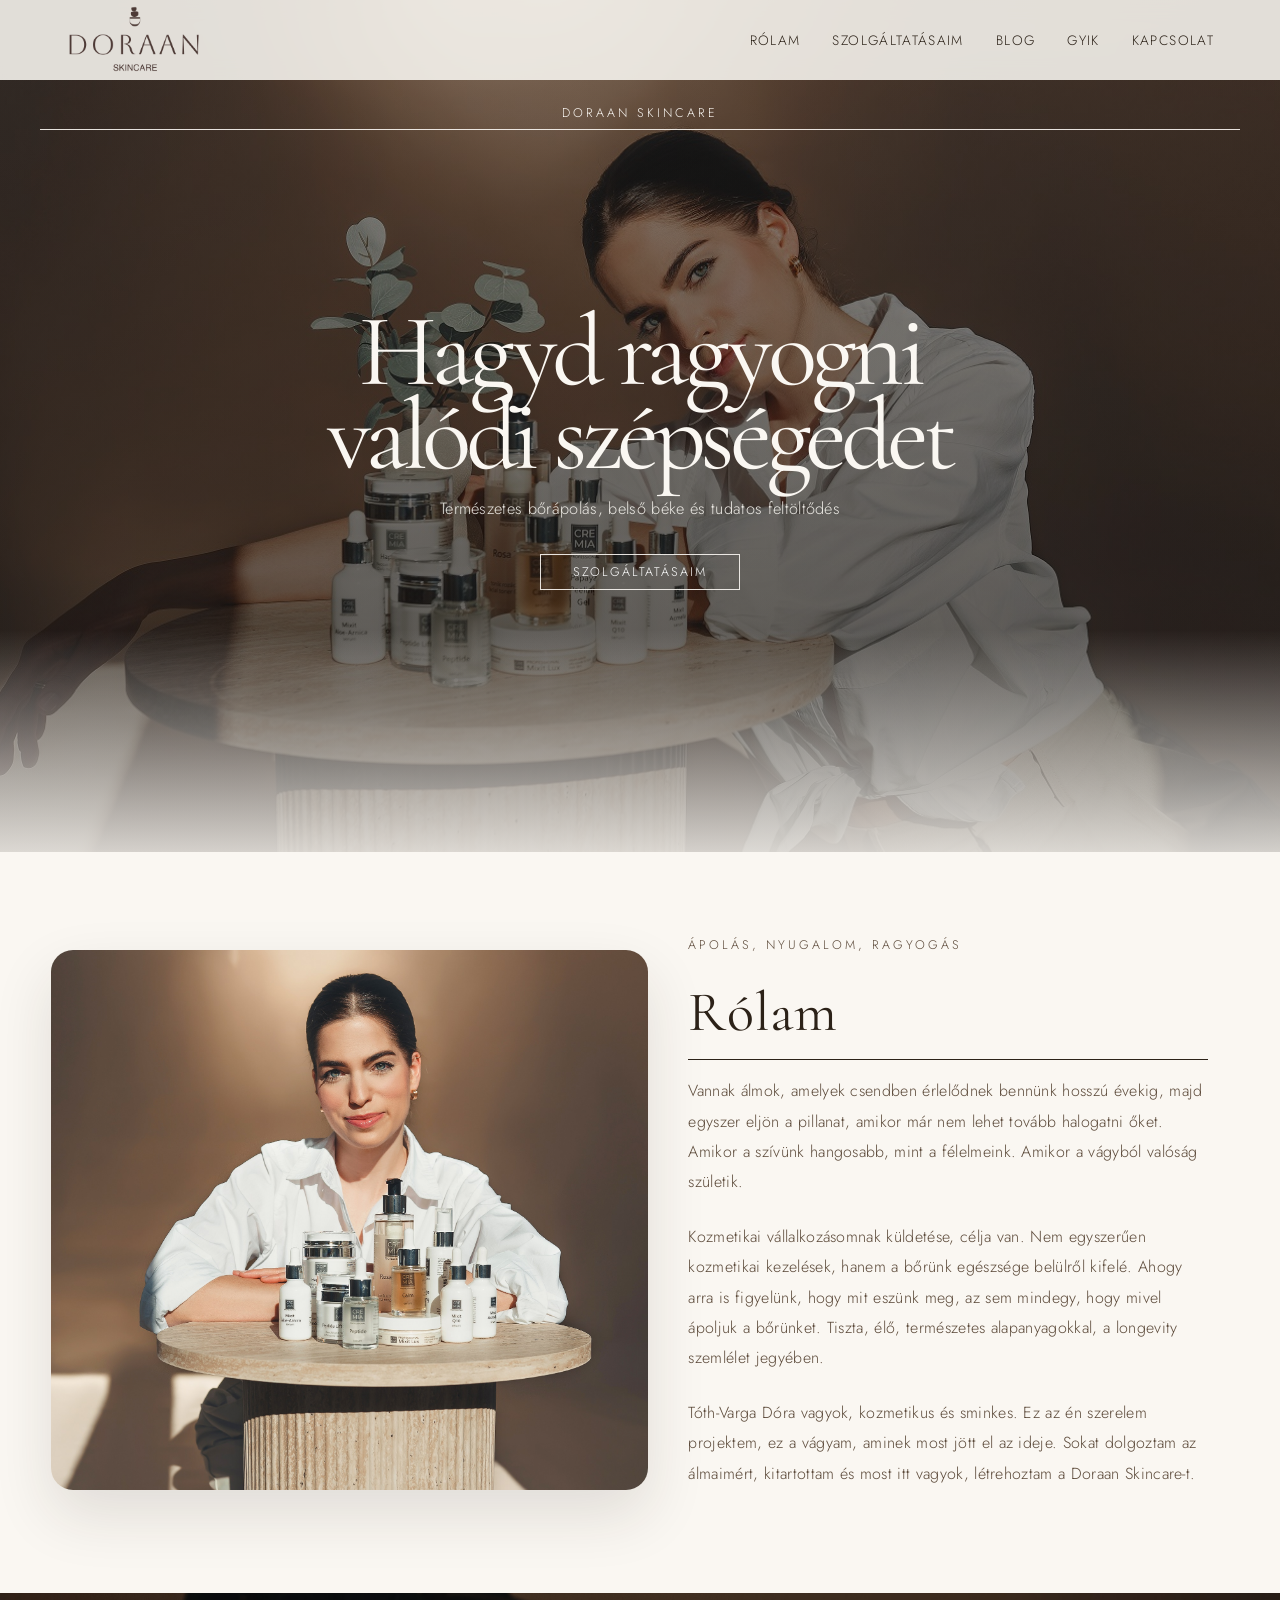
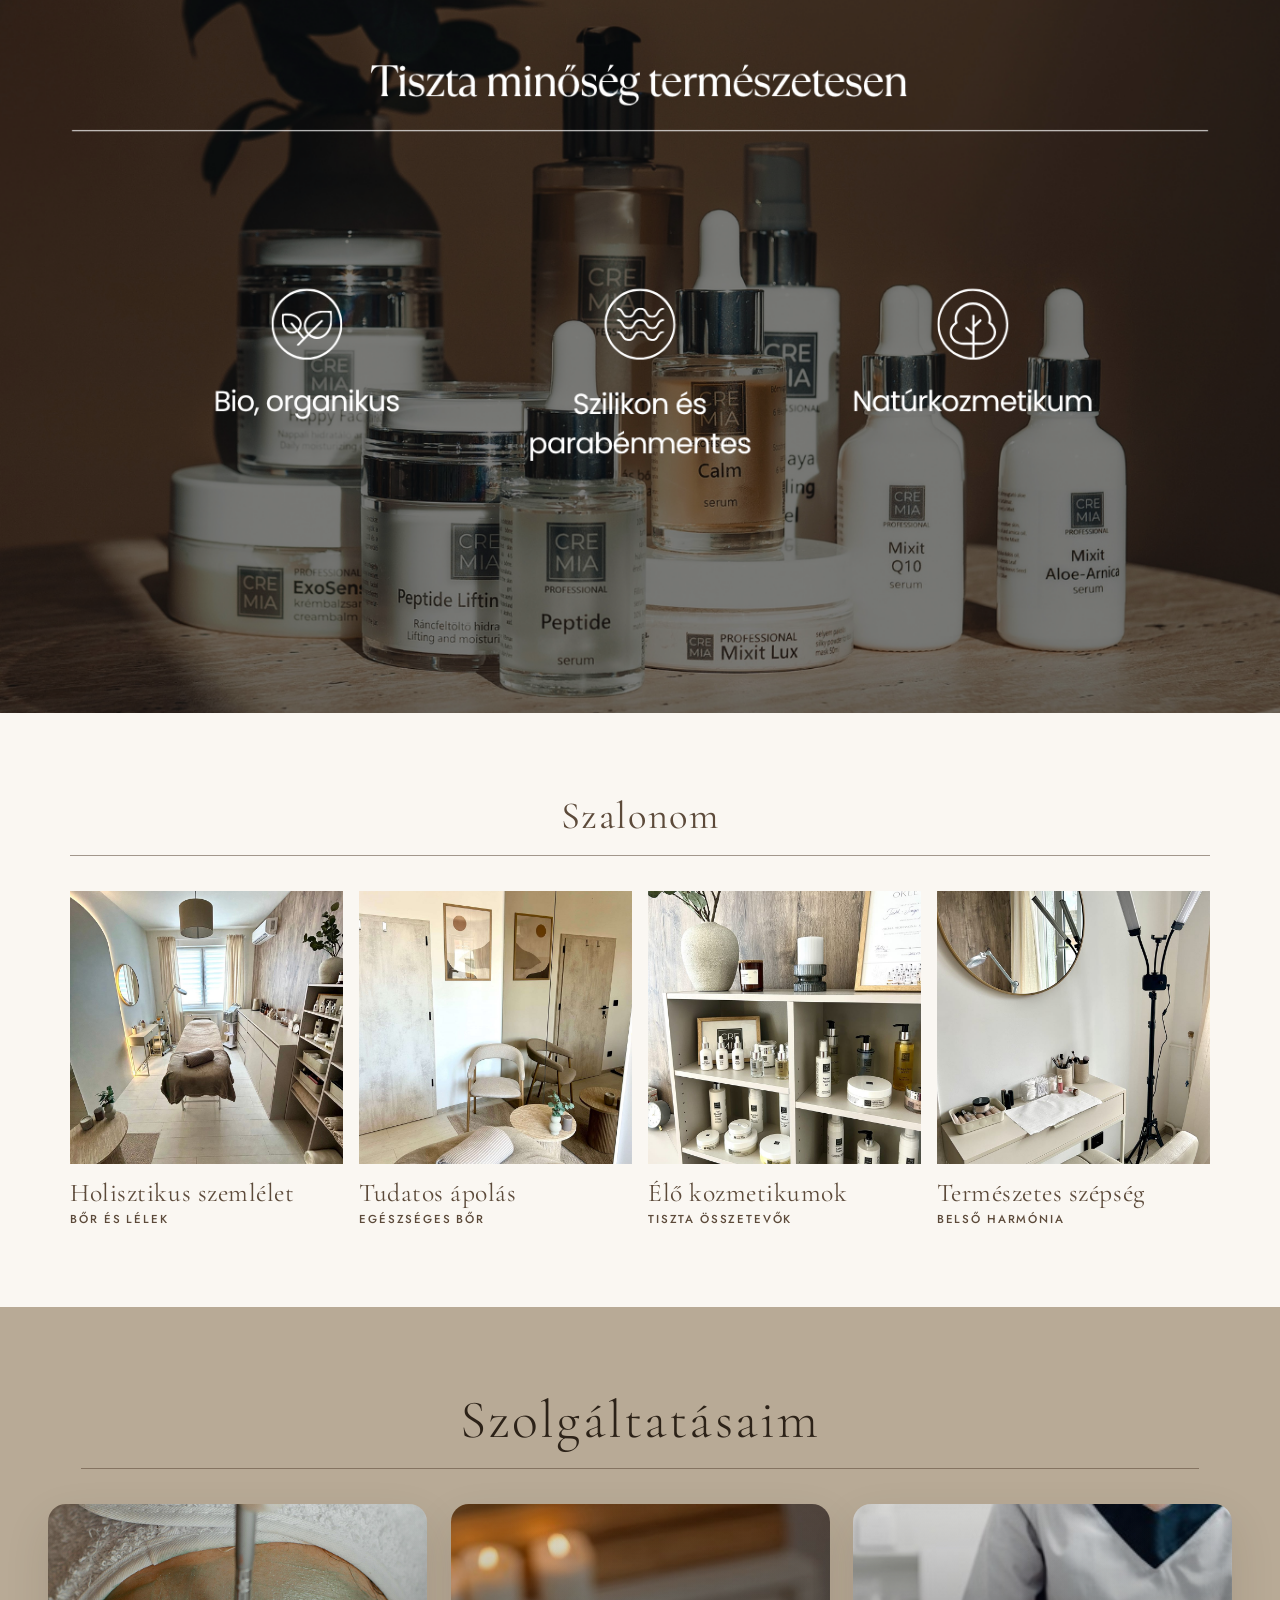
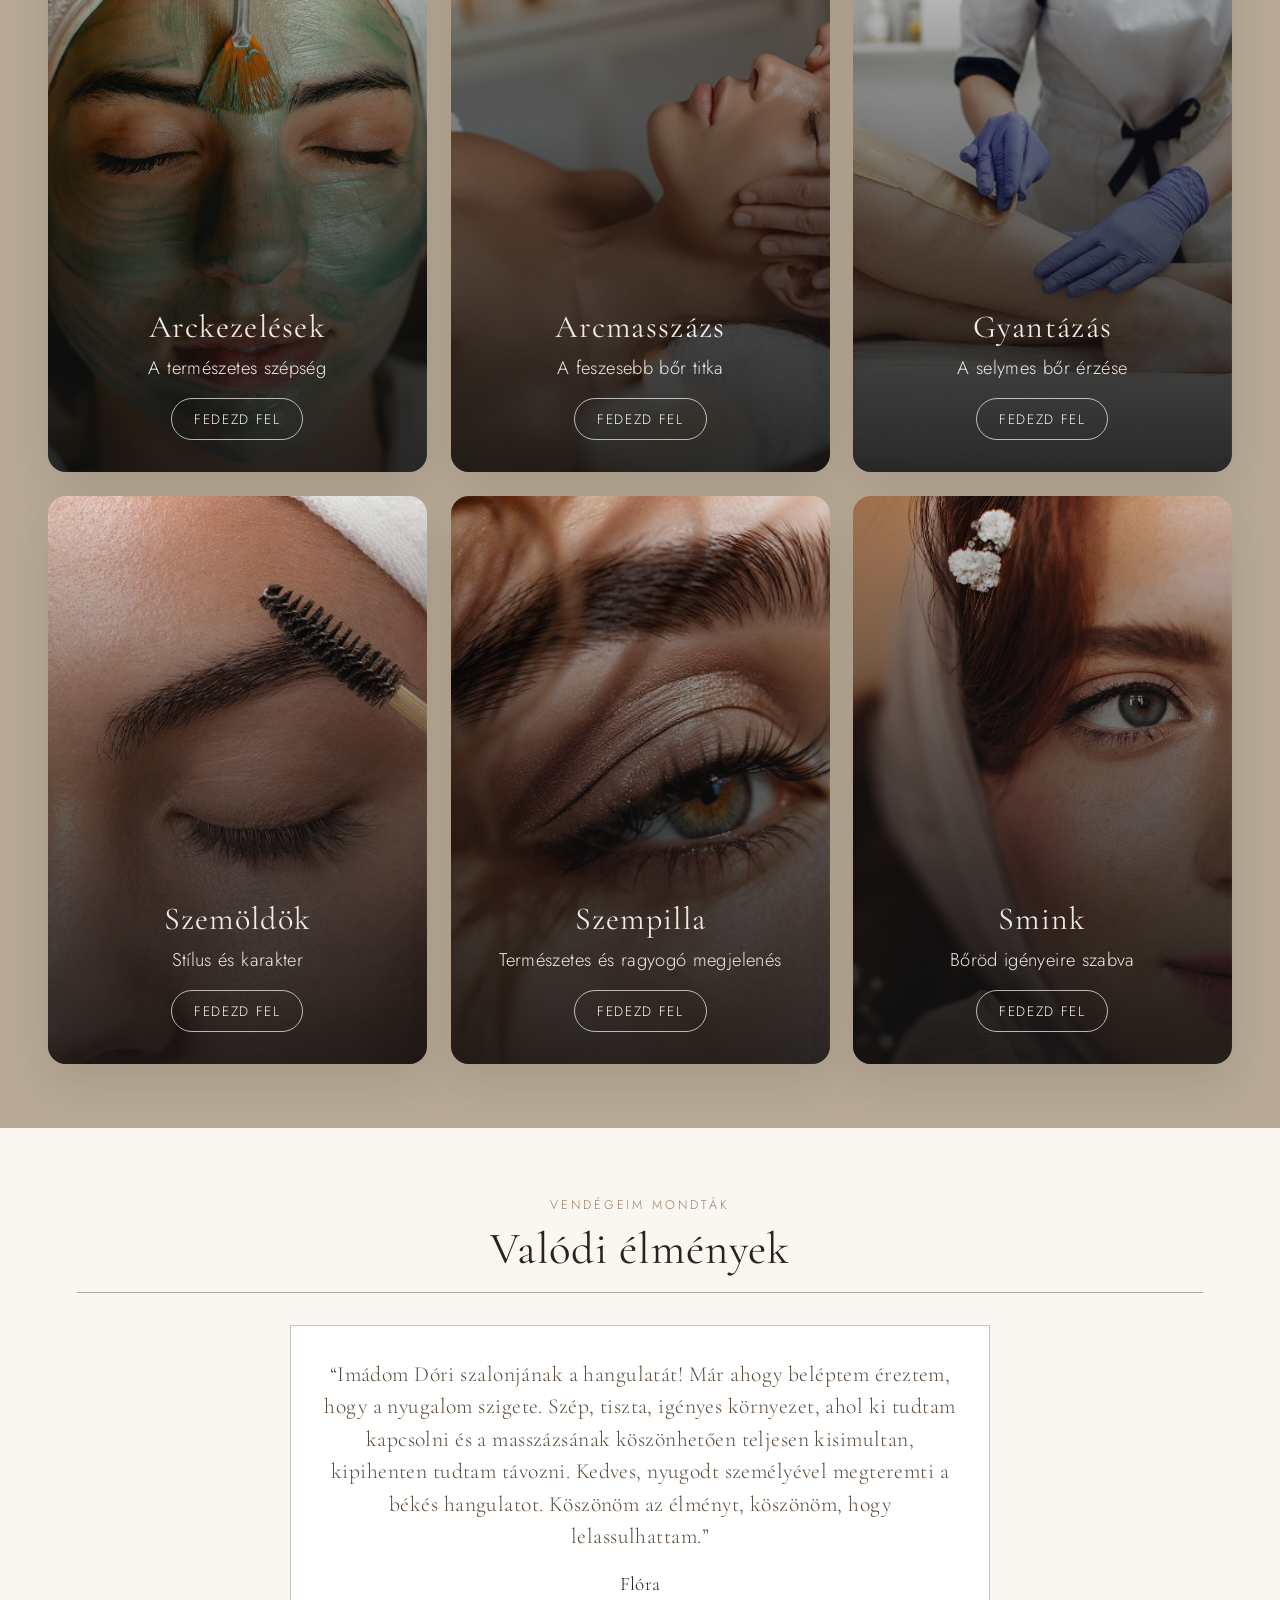
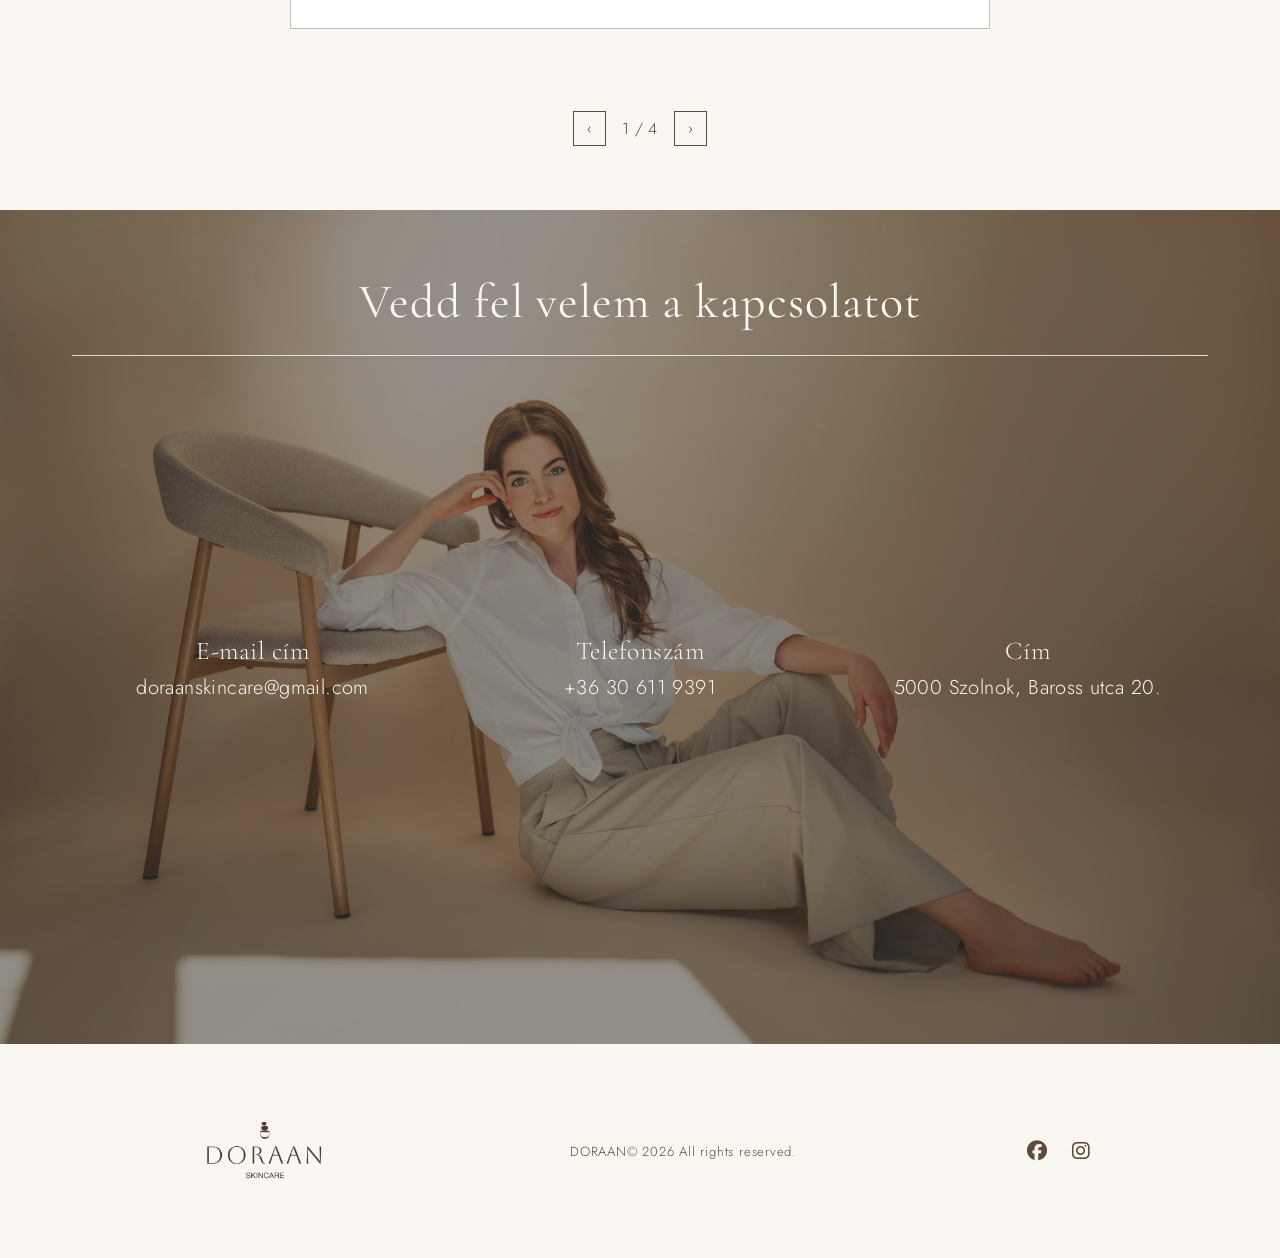
<file: index.html>
<!DOCTYPE html>
<html lang="hu">
<head>
    <meta charset="UTF-8">
    <meta name="viewport" content="width=device-width, initial-scale=1.0">
    <title>DORAAN</title>
    <link rel="icon" type="image/png" sizes="32x32" href="images/favicon-32.png">
    <link rel="icon" type="image/png" sizes="192x192" href="images/favicon-192.png">
    <link rel="stylesheet" href="styles.css?v=0.1.9">
    <link rel="stylesheet" href="https://cdnjs.cloudflare.com/ajax/libs/font-awesome/6.5.0/css/all.min.css"><!-- Font Awesome -->
    <!-- google font -->
    <link rel="preconnect" href="https://fonts.googleapis.com">
    <link rel="preconnect" href="https://fonts.gstatic.com" crossorigin>
    <link href="https://fonts.googleapis.com/css2?family=Cormorant+Garamond:ital,wght@0,300;0,400;0,600;1,300&family=Jost:wght@300;400;500&display=swap" rel="stylesheet">
</head>
<body>
    <!-- Navbar section-->
    <!--Its a navbar container-->
    <nav class="navbar">
        <div class="navbar__container">
            <!--here is the logo, ideally should use image, but now its a String-->
            <!-- write a for tag and after that # and the id name and push tab, it will automaticall generate it (a#navbar__logo)-->
            <a href="" id="navbar__logo">
                <img src="images/doraanlogDarkCreamTransparent.png" alt="Doraan logo"></a>
            <!--.navbar__toggle#mobile-menu-->
            <div class="navbar__toggle" id="mobile-menu">
                <!--shift + alt + down arrow copy the line-->
                <span class="bar"></span>
                <span class="bar"></span>
                <span class="bar"></span>
            </div>
            <ul class="navbar__menu">
                <li class="navbar__item">
                    <a href="#home-intro" class="navbar__links">
                    Rólam
                    </a>
                </li>
                <li class="navbar__item">
                    <a href="#services" class="navbar__links">
                    Szolgáltatásaim
                    </a>
                </li>
                <li class="navbar__item">
                    <a href="blog.html" class="navbar__links">
                    Blog
                    </a>
                </li>
                <li class="navbar__item">
                    <a href="gyik.html" class="navbar__links">
                    GYIK
                    </a>
                </li>
                <li class="navbar__item">
                    <a href="#home-cta" class="navbar__links">
                    Kapcsolat
                    </a>
                </li>
            </ul>
        </div>
    </nav>

    <!-- Hero section -->
    <section class="main">
        <p class="main__eyebrow">DORAAN SKINCARE</p>
        <div class="main__content">
            
            <h1>Hagyd ragyogni<br>valódi szépségedet</h1>
            <p class="main__description">Természetes bőrápolás, belső béke és tudatos feltöltődés</p>
            <div class="main__actions">
                <a href="#services" class="main__btn">Szolgáltatásaim</a>
            </div>
        </div>
    </section>

    <section class="home-intro" id="home-intro">
        <div class="home-intro__image">
            <img src="images/18_.jpg" width="1874" height="1816" alt="Beauty therapy session">
        </div>
        <div class="home-intro__copy">
            <p class="section-tag">Ápolás, nyugalom, ragyogás</p>
            <h2>Rólam</h2>
            <p>
                Vannak álmok, amelyek csendben érlelődnek bennünk hosszú évekig, majd egyszer eljön a pillanat, amikor már nem lehet tovább halogatni őket. Amikor a szívünk hangosabb, mint a félelmeink. Amikor a vágyból valóság születik.
            </p>
            <p class="rolam__body">
            Kozmetikai vállalkozásomnak küldetése, célja van.  
Nem egyszerűen kozmetikai kezelések, hanem a bőrünk egészsége belülről kifelé.
Ahogy arra is figyelünk, hogy mit eszünk meg, az sem mindegy, hogy mivel ápoljuk a bőrünket. Tiszta, élő, természetes alapanyagokkal, a longevity szemlélet jegyében.
            </p>
            <p>
            Tóth-Varga Dóra vagyok, kozmetikus és sminkes. 
Ez az én szerelem projektem, ez a vágyam, aminek most jött el az ideje. 
Sokat dolgoztam az álmaimért, kitartottam és most itt vagyok, létrehoztam a Doraan Skincare-t. 
        </p>
        </div>
    </section>

    <section class="main_products">
        <div class="main_products__image-wrap">
            <img src="images/myProducts.png" width="1366" height="768" alt="Doraan skincare products">
        </div>
    </section>

    <!-- Salon Section-->
    <section class="salon" aria-labelledby="salon-title">
        <div class="salon__heading">
            <h2 id="salon-title">Szalonom</h2>
        </div>
        <div class="salon__grid">
            <article class="salon__item">
                <div class="salon__image">
                    <img src="images/salon-skin-soul.jpg" width="1000" height="1000" loading="lazy" decoding="async" alt="Kozmetikai kezelés a szalonban">
                </div>
                <h3>Holisztikus szemlélet</h3>
                <p>BŐR ÉS LÉLEK</p>
            </article>
            <article class="salon__item">
                <div class="salon__image">
                    <img src="images/salon-mindful-skincare.jpg" width="1000" height="1000" loading="lazy" decoding="async" alt="Nyugodt arcápolási kezelés">
                </div>
                <h3>Tudatos ápolás</h3>
                <p>EGÉSZSÉGES BŐR</p>
            </article>
            <article class="salon__item">
                <div class="salon__image">
                    <img src="images/salon-live-cosmetic.jpg" width="1000" height="1000" loading="lazy" decoding="async" alt="Kozmetikai termékek és eszközök">
                </div>
                <h3>Élő kozmetikumok</h3>
                <p>TISZTA ÖSSZETEVŐK</p>
            </article>
            <article class="salon__item">
                <div class="salon__image">
                    <img src="images/salon-natural-beauty.jpg" width="1000" height="1000" loading="lazy" decoding="async" alt="Természetes szépségápolás">
                </div>
                <h3>Természetes szépség</h3>
                <p>BELSŐ HARMÓNIA</p>
            </article>
        </div>
    </section>

    <!-- Service Section-->
    <section class="services" id="services">
        <div class="services__heading">
            <h1>Szolgáltatásaim</h1>
        </div>
        <div class="services__container">
            <a href="faceCare.html" class="services__card--wrapper">
                <div class="services__card services__card--face-care">
                    <h2>Arckezelések</h2>
                    <p>A természetes szépség</p>
                    <button>Fedezd fel</button>
                </div>
            </a>
            <a href="faceMassage.html" class="services__card--wrapper">
                <div class="services__card services__card--face-massage">
                    <h2>Arcmasszázs</h2>
                    <p>A feszesebb bőr titka</p>
                    <button>Fedezd fel</button>
                </div>
            </a>
            <a href="waxing.html" class="services__card--wrapper">
                <div class="services__card services__card--card3">
                    <h2>Gyantázás</h2>
                    <p>A selymes bőr érzése</p>
                    <button>Fedezd fel</button>
                </div>
            </a>
            <a href="eyebrow.html" class="services__card--wrapper">
                <div class="services__card services__card--card4">
                    <h2>Szemöldök</h2>
                    <p>Stílus és karakter</p>
                    <button>Fedezd fel</button>
                </div>
            </a>
            <a href="eyelash.html" class="services__card--wrapper">
                <div class="services__card services__card--card5">
                    <h2>Szempilla</h2>
                    <p>Természetes és ragyogó megjelenés</p>
                    <button>Fedezd fel</button>
                </div>
            </a>
            <a href="makeup.html" class="services__card--wrapper">
                <div class="services__card services__card--card6">
                    <h2>Smink</h2>
                    <p>Bőröd igényeire szabva</p>
                    <button>Fedezd fel</button>
                </div>
            </a>
        </div>
    </section>

    <!-- Customer Reviews Section -->
    <section class="reviews" aria-labelledby="reviews-title">
    <div class="reviews__heading">
        <p class="section-tag">Vendégeim mondták</p>
        <h2 id="reviews-title">Valódi élmények</h2>
    </div>

    <div class="reviews__carousel" id="reviews-carousel"
         role="region" aria-roledescription="carousel" aria-label="Vendégvélemények">
        <div class="reviews__slides">
            <article class="review-card" aria-roledescription="slide">
                <blockquote>“Imádom Dóri szalonjának a hangulatát! Már ahogy beléptem éreztem, hogy a nyugalom szigete. Szép, tiszta, igényes környezet, ahol ki tudtam kapcsolni és a masszázsának köszönhetően teljesen kisimultan, kipihenten tudtam távozni. Kedves, nyugodt személyével megteremti a békés hangulatot. Köszönöm az élményt, köszönöm, hogy lelassulhattam.”</blockquote>
                <p class="review-card__author">Flóra</p>
            </article>

            <article class="review-card" aria-roledescription="slide" hidden>
                <blockquote>“Arckezelésen jártam Dórinál. Profi szakmai tudása megnyugtatott. Először felmérte a bőröm állapotát, majd személyre szabott arckezelést kaptam. Ég és föld az előtte-utána állapot, azóta is rendszeresen járok hozzá és nagyon szépen javul a bőröm állapota. A krémek, amiket használ a kezeléseknél fantasztikusak, valóban ápolnak és külön fontos nekem, hogy 100%-ban természetesek.”</blockquote>
                <p class="review-card__author">Viki</p>
            </article>

            <article class="review-card" aria-roledescription="slide" hidden>
                <blockquote>“Az egész szalon, és ő maga is a profizmust, a nyugalmat és a magas minőséget képviseli. Már az első pillanattól kezdve különleges, békés és megnyugtató hangulat fogad, ahol az ember tényleg ki tud kapcsolódni, el tudja engedni a mindennapok rohanását, és feltöltődve távozik. Érezhető, hogy szívvel-lélekkel végzi a munkáját, valóban fontos számára, hogy a vendégei jól érezzék magukat. Szívből ajánlom mindenkinek, aki minőségi szolgáltatásra, profi kezekre és egy kis nyugalomra vágyik!”</blockquote>
                <p class="review-card__author">Bogi</p>
            </article>

            <article class="review-card" aria-roledescription="slide" hidden>
                <blockquote>“Imádok Dórihoz járni! Nagyon kedves, figyelmes és profi kozmetikus, akihez mindig öröm menni. Látszik rajta, hogy szereti, amit csinál, és tényleg odafigyel a vendégeire. Mindig jó hangulatban telik nála az idő, az ember pedig elégedetten és feltöltődve távozik, rá ténylegesen igaz a holisztikus szemlélet, hiszen a test és a lélek is feltöltődik nála. Csakis ajánlani tudom, ha arra a trióra vágysz, hogy  kikapcsolódj, feltöltődj és megszépülj egyszerre!”</blockquote>
                <p class="review-card__author">Zsani</p>
            </article>
        </div>

        <div class="reviews__controls">
            <button class="reviews__previous" type="button" aria-label="Előző vélemény">‹</button>
            <span class="reviews__status" aria-live="polite">1 / 3</span>
            <button class="reviews__next" type="button" aria-label="Következő vélemény">›</button>
        </div>
    </div>
</section>

    <section class="home-cta" id="home-cta" aria-labelledby="home-cta-title">
        <div class="home-cta__visual">
            <img
                class="home-cta__image"
                src="images/07.jpg"
                alt=""
            >
            <div class="home-cta__overlay">
                <h2 class="home-cta__title" id="home-cta-title">Vedd fel velem a kapcsolatot</h2>
                <div class="home-cta__details">
                    <div class="home-cta__detail">
                        <h3>E-mail cím</h3>
                        <p><a href="mailto:doraanskincare@gmail.com">doraanskincare@gmail.com</a></p>
                    </div>
                    <div class="home-cta__detail">
                        <h3>Telefonszám</h3>
                        <p><a href="tel:+36306119391">+36 30 611 9391</a></p>
                    </div>
                    <div class="home-cta__detail">
                        <h3>Cím</h3>
                        <p>
                            <a
                                href="https://www.google.com/maps/place/Szolnok,+Baross+u.+20,+5000/@47.1756169,20.1880472,745m/data=!3m2!1e3!4b1!4m6!3m5!1s0x4741411538a78a15:0x5f11d4cbeb1aa65e!8m2!3d47.1756133!4d20.1906221!16s%2Fg%2F11q2ngr_q8?entry=ttu&amp;g_ep=EgoyMDI2MTAxMy4wIKXMDSoASAFQAw%3D%3D"
                                target="_blank"
                                rel="noopener noreferrer"
                            >5000 Szolnok, Baross utca 20.</a>
                        </p>
                    </div>
                </div>
            </div>
        </div>
    </section>

    <!-- Footer section -->
    <div class="footer__container">
        <div class="social__media">
            <div class="social__media--wrap">
                <div class="footer__logo">
                    <a href="/" id="footer__logo">
    <img src="images/doraanlogDarkCreamTransparent.png" alt="Doraan logo" >
</a>
                </div>
                <p class="website__rights">DORAAN© 2026 All rights reserved.</p>
                <div class="social__icons">
                    <a href="https://www.facebook.com/people/Doraan-Skincare/61589832892477/" class="social__icon--link" target="_blank"> <!-- it opens in a new tab -->
                    <i class="fab fa-facebook"></i></a>
                    <a href="https://www.instagram.com/doraanskincare" class="social__icon--link" target="_blank">
                    <i class="fab fa-instagram"></i></a>
            </div>
        </div>
    </div>

    <script src="app.js"></script>
</body>
</html>
</file>
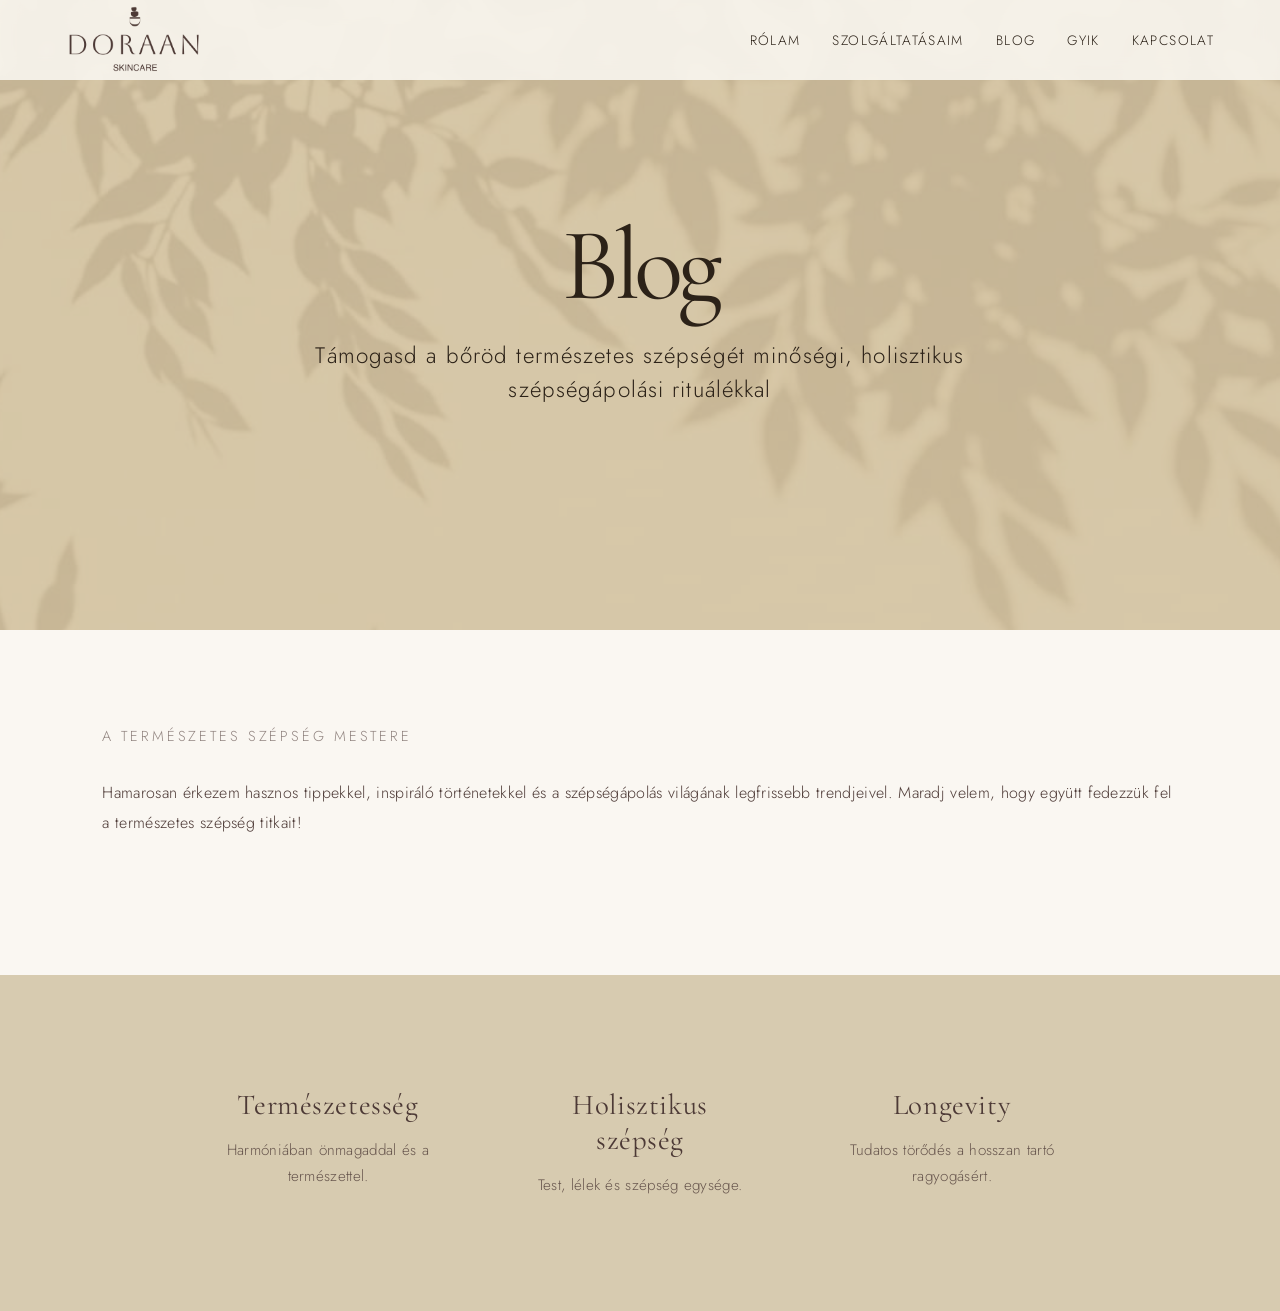
<file: blog.html>
<!DOCTYPE html>
<html lang="en">
<head>
    <meta charset="UTF-8">
    <meta name="viewport" content="width=device-width, initial-scale=1.0">
    <title>DORAAN - Blog</title>
    <link rel="icon" type="image/png" sizes="32x32" href="images/favicon-32.png">
    <link rel="icon" type="image/png" sizes="192x192" href="images/favicon-192.png">
    <link rel="stylesheet" href="styles.css?v=0.1.9">
    <link rel="stylesheet" href="https://cdnjs.cloudflare.com/ajax/libs/font-awesome/6.5.0/css/all.min.css">
    <link rel="preconnect" href="https://fonts.googleapis.com">
    <link rel="preconnect" href="https://fonts.gstatic.com" crossorigin>
    <link href="https://fonts.googleapis.com/css2?family=Cormorant+Garamond:ital,wght@0,300;0,400;0,600;1,300&family=Jost:wght@300;400;500&display=swap" rel="stylesheet">
    <link rel="preload" as="image" href="images/stock10.png">
</head>
<body class="blog-page">

    <!-- Same navbar as index.html -->
    <nav class="navbar">
        <div class="navbar__container">
            <a href="index.html" id="navbar__logo">
                <img src="images/doraanlogDarkCreamTransparent.png" alt="Doraan logo">
            </a>
            <div class="navbar__toggle" id="mobile-menu">
                <span class="bar"></span>
                <span class="bar"></span>
                <span class="bar"></span>
            </div>
            <ul class="navbar__menu">
                <li class="navbar__item">
                    <a href="index.html#home-intro" class="navbar__links">Rólam</a>
                </li>
                <li class="navbar__item">
                    <a href="index.html#services" class="navbar__links">Szolgáltatásaim</a>
                </li>
                <li class="navbar__item">
                    <a href="blog.html" class="navbar__links">Blog</a>
                </li>
                <li class="navbar__item">
                    <a href="gyik.html" class="navbar__links">GYIK</a>
                </li>
                <li class="navbar__item">
                    <a href="index.html#home-cta" class="navbar__links">Kapcsolat</a>
                </li>
            </ul>
        </div>
    </nav>

    <!-- Blog Hero -->
<div class="blog__hero">
    <h1 class="blog__hero--title">Blog</h1>
    <p class="blog__hero--text">Támogasd a bőröd természetes szépségét minőségi, holisztikus szépségápolási rituálékkal</p>
</div>

<!-- Blog Content -->
<section class="blog__section">
    <div class="blog__text">
        <p class="blog__subtitle">A természetes szépség mestere</p>
        <p class="blog__body">
            Hamarosan érkezem hasznos tippekkel, inspiráló történetekkel és a szépségápolás világának legfrissebb trendjeivel. Maradj velem, hogy együtt fedezzük fel a természetes szépség titkait!
        </p>
    </div>
</section>

<!-- Values Section -->
<section class="rolam__values">
    <div class="rolam__value--item">
        <h3>Természetesség</h3>
        <p>Harmóniában önmagaddal és a természettel.</p>
    </div>
    <div class="rolam__value--item">
        <h3>Holisztikus szépség</h3>
        <p>Test, lélek és szépség egysége.</p>
    </div>
    <div class="rolam__value--item">
        <h3>Longevity</h3>
        <p>Tudatos törődés a hosszan tartó ragyogásért.</p>
    </div>
</section>
    <script src="app.js"></script>
</body>
</html>
</file>
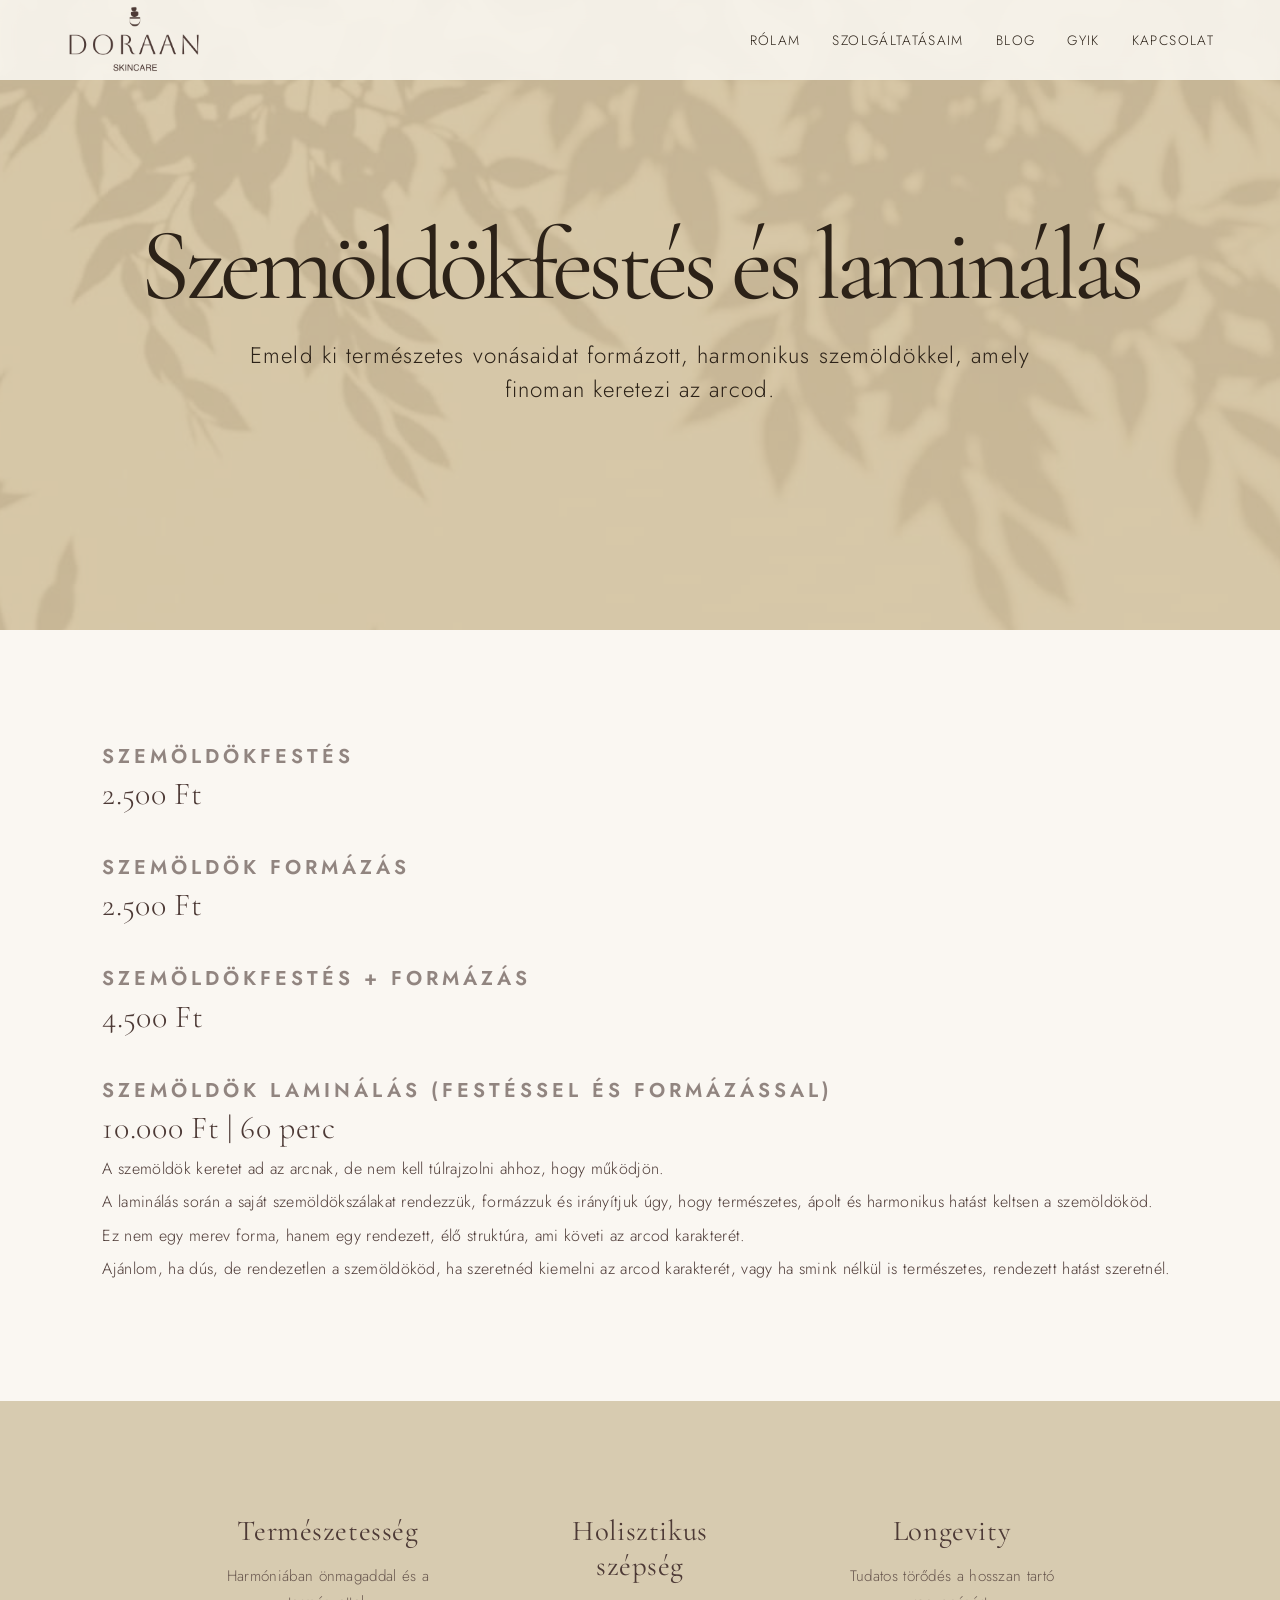
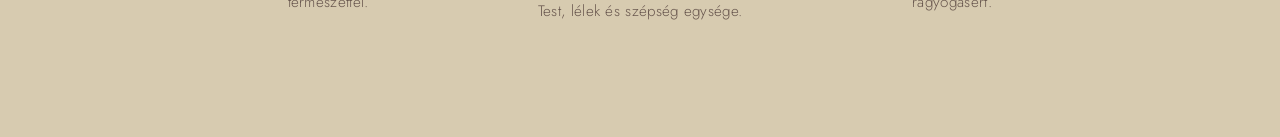
<file: eyebrow.html>
<!DOCTYPE html>
<html lang="en">
<head>
    <meta charset="UTF-8">
    <meta name="viewport" content="width=device-width, initial-scale=1.0">
    <title>DORAAN - szemöldök</title>
    <link rel="icon" type="image/png" sizes="32x32" href="images/favicon-32.png">
    <link rel="icon" type="image/png" sizes="192x192" href="images/favicon-192.png">
    <link rel="stylesheet" href="styles.css?v=0.1.9">
    <link rel="stylesheet" href="https://cdnjs.cloudflare.com/ajax/libs/font-awesome/6.5.0/css/all.min.css">
    <link rel="preconnect" href="https://fonts.googleapis.com">
    <link rel="preconnect" href="https://fonts.gstatic.com" crossorigin>
    <link href="https://fonts.googleapis.com/css2?family=Cormorant+Garamond:ital,wght@0,300;0,400;0,600;1,300&family=Jost:wght@300;400;500&display=swap" rel="stylesheet">
    <link rel="preload" as="image" href="images/stock10.png">
</head>
<body class="eyebrow-page">

    <!-- Same navbar as index.html -->
    <nav class="navbar">
        <div class="navbar__container">
            <a href="index.html" id="navbar__logo">
                <img src="images/doraanlogDarkCreamTransparent.png" alt="Doraan logo">
            </a>
            <div class="navbar__toggle" id="mobile-menu">
                <span class="bar"></span>
                <span class="bar"></span>
                <span class="bar"></span>
            </div>
            <ul class="navbar__menu">
                <li class="navbar__item">
                    <a href="index.html#home-intro" class="navbar__links">Rólam</a>
                </li>
                <li class="navbar__item">
                    <a href="index.html#services" class="navbar__links">Szolgáltatásaim</a>
                </li>
                <li class="navbar__item">
                    <a href="blog.html" class="navbar__links">Blog</a>
                </li>
                <li class="navbar__item">
                    <a href="gyik.html" class="navbar__links">GYIK</a>
                </li>
                <li class="navbar__item">
                    <a href="index.html#home-cta" class="navbar__links">Kapcsolat</a>
                </li>
            </ul>
        </div>
    </nav>

    <!-- Eyebrow Extension Hero -->
<div class="eyebrow__hero">
    <h1 class="eyebrow__hero--title">Szemöldökfestés és laminálás</h1>
    <p class="eyebrow__hero--text">Emeld ki természetes vonásaidat formázott, harmonikus szemöldökkel, amely finoman keretezi az arcod.</p>
</div>

<!-- Eyebrow Content -->
<section class="eyebrow__section">
    <div class="eyebrow__text">
        <div>
            <p class="eyebrow__subtitle">Szemöldökfestés</p>
            <p class="eyebrow__price">2.500 Ft</p>
        </div>

        <div>
            <p class="eyebrow__subtitle">Szemöldök formázás</p>
            <p class="eyebrow__price">2.500 Ft</p>
        </div>

        <div>
            <p class="eyebrow__subtitle">Szemöldökfestés + formázás</p>
            <p class="eyebrow__price">4.500 Ft</p>
        </div>

        <div>
            <p class="eyebrow__subtitle">Szemöldök laminálás (festéssel és formázással)</p>
            <p class="eyebrow__price">10.000 Ft | 60 perc</p>

            <p class="eyebrow__body">
                A szemöldök keretet ad az arcnak, de nem kell túlrajzolni ahhoz, hogy működjön.
            </p>
            <p class="eyebrow__body">
                A laminálás során a saját szemöldökszálakat rendezzük, formázzuk és irányítjuk úgy, hogy természetes, ápolt és harmonikus hatást keltsen a szemöldököd.
            </p>
            <p class="eyebrow__body">
                Ez nem egy merev forma, hanem egy rendezett, élő struktúra, ami követi az arcod karakterét.
            </p>
            <p class="eyebrow__body">
                Ajánlom, ha dús, de rendezetlen a szemöldököd, ha szeretnéd kiemelni az arcod karakterét, vagy ha smink nélkül is természetes, rendezett hatást szeretnél.
            </p>
        </div>
    </div>
</section>

<!-- Values Section -->
<section class="rolam__values">
    <div class="rolam__value--item">
        <h3>Természetesség</h3>
        <p>Harmóniában önmagaddal és a természettel.</p>
    </div>
    <div class="rolam__value--item">
        <h3>Holisztikus szépség</h3>
        <p>Test, lélek és szépség egysége.</p>
    </div>
    <div class="rolam__value--item">
        <h3>Longevity</h3>
        <p>Tudatos törődés a hosszan tartó ragyogásért.</p>
    </div>
</section>
    <script src="app.js"></script>
</body>
</html>
</file>
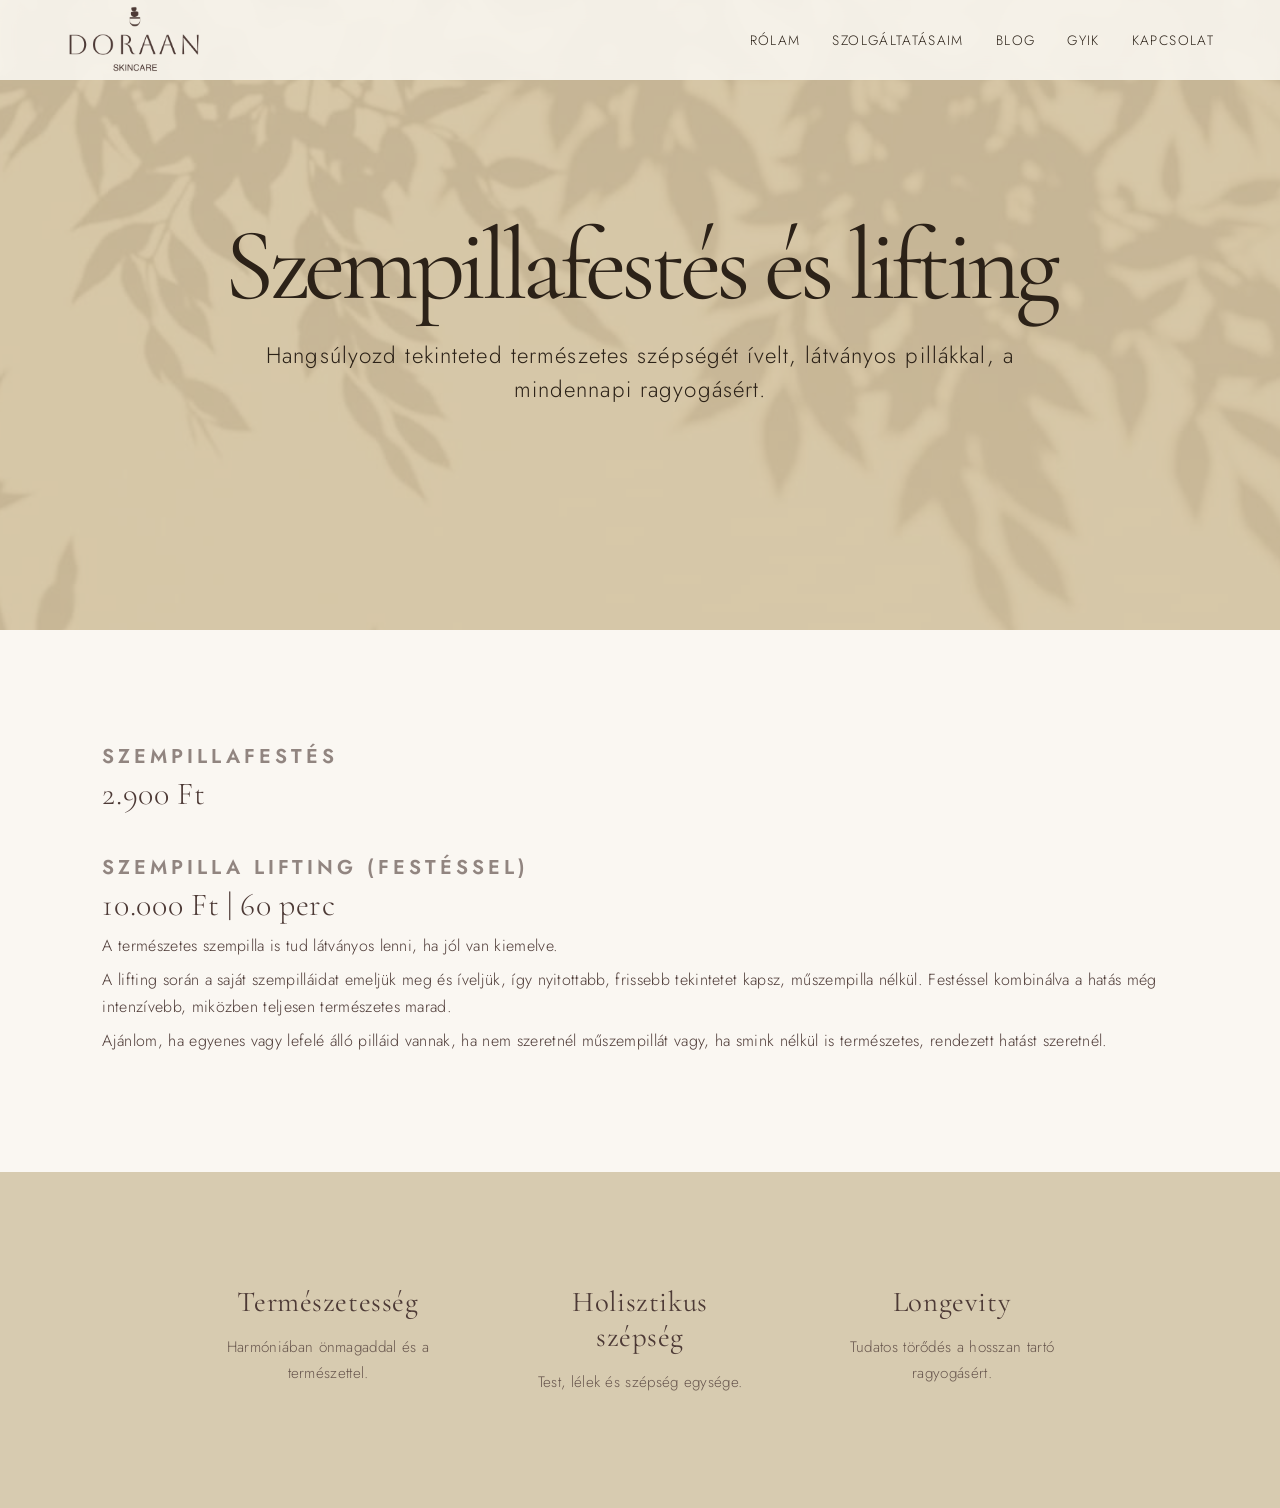
<file: eyelash.html>
<!DOCTYPE html>
<html lang="en">
<head>
    <meta charset="UTF-8">
    <meta name="viewport" content="width=device-width, initial-scale=1.0">
    <title>DORAAN - arcmasszázs</title>
    <link rel="icon" type="image/png" sizes="32x32" href="images/favicon-32.png">
    <link rel="icon" type="image/png" sizes="192x192" href="images/favicon-192.png">
    <link rel="stylesheet" href="styles.css?v=0.1.9">
    <link rel="stylesheet" href="https://cdnjs.cloudflare.com/ajax/libs/font-awesome/6.5.0/css/all.min.css">
    <link rel="preconnect" href="https://fonts.googleapis.com">
    <link rel="preconnect" href="https://fonts.gstatic.com" crossorigin>
    <link href="https://fonts.googleapis.com/css2?family=Cormorant+Garamond:ital,wght@0,300;0,400;0,600;1,300&family=Jost:wght@300;400;500&display=swap" rel="stylesheet">
    <link rel="preload" as="image" href="images/stock10.png">
</head>
<body class="eyelash-page">

    <!-- Same navbar as index.html -->
    <nav class="navbar">
        <div class="navbar__container">
            <a href="index.html" id="navbar__logo">
                <img src="images/doraanlogDarkCreamTransparent.png" alt="Doraan logo">
            </a>
            <div class="navbar__toggle" id="mobile-menu">
                <span class="bar"></span>
                <span class="bar"></span>
                <span class="bar"></span>
            </div>
            <ul class="navbar__menu">
                <li class="navbar__item">
                    <a href="index.html#home-intro" class="navbar__links">Rólam</a>
                </li>
                <li class="navbar__item">
                    <a href="index.html#services" class="navbar__links">Szolgáltatásaim</a>
                </li>
                <li class="navbar__item">
                    <a href="blog.html" class="navbar__links">Blog</a>
                </li>
                <li class="navbar__item">
                    <a href="gyik.html" class="navbar__links">GYIK</a>
                </li>
                <li class="navbar__item">
                    <a href="index.html#home-cta" class="navbar__links">Kapcsolat</a>
                </li>
            </ul>
        </div>
    </nav>

    <!-- Eyelash Extension Hero -->
<div class="eyelash__hero">
    <h1 class="eyelash__hero--title">Szempillafestés és lifting</h1>
    <p class="eyelash__hero--text">Hangsúlyozd tekinteted természetes szépségét ívelt, látványos pillákkal, a mindennapi ragyogásért.</p>
</div>

<!-- Eyelash Extension Content -->
<section class="eyelash__section">
    <div class="eyelash__text">
        <div>
            <p class="eyelash__subtitle">Szempillafestés </p>
            <p class= "eyelash__price">2.900 Ft</p>
        </div>
        <div>
            <p class="eyelash__subtitle">Szempilla lifting (festéssel)</p>
            <p class= "eyelash__price">10.000 Ft | 60 perc</p>
            <p class="eyelash__body">
                A természetes szempilla is tud látványos lenni, ha jól van kiemelve.
            </p>
            <p class="eyelash__body">
                A lifting során a saját szempilláidat emeljük meg és íveljük, így nyitottabb, frissebb tekintetet kapsz, műszempilla nélkül. Festéssel kombinálva a hatás még intenzívebb, miközben teljesen természetes marad.
            </p>

            <p class="eyelash__body">Ajánlom, ha egyenes vagy lefelé álló pilláid vannak, ha nem szeretnél műszempillát vagy, ha smink nélkül is természetes, rendezett hatást szeretnél.</p>
        </div>
    </div>
</section>

<!-- Values Section -->
<section class="rolam__values">
    <div class="rolam__value--item">
        <h3>Természetesség</h3>
        <p>Harmóniában önmagaddal és a természettel.</p>
    </div>
    <div class="rolam__value--item">
        <h3>Holisztikus szépség</h3>
        <p>Test, lélek és szépség egysége.</p>
    </div>
    <div class="rolam__value--item">
        <h3>Longevity</h3>
        <p>Tudatos törődés a hosszan tartó ragyogásért.</p>
    </div>
</section>
    <script src="app.js"></script>
</body>
</html>
</file>
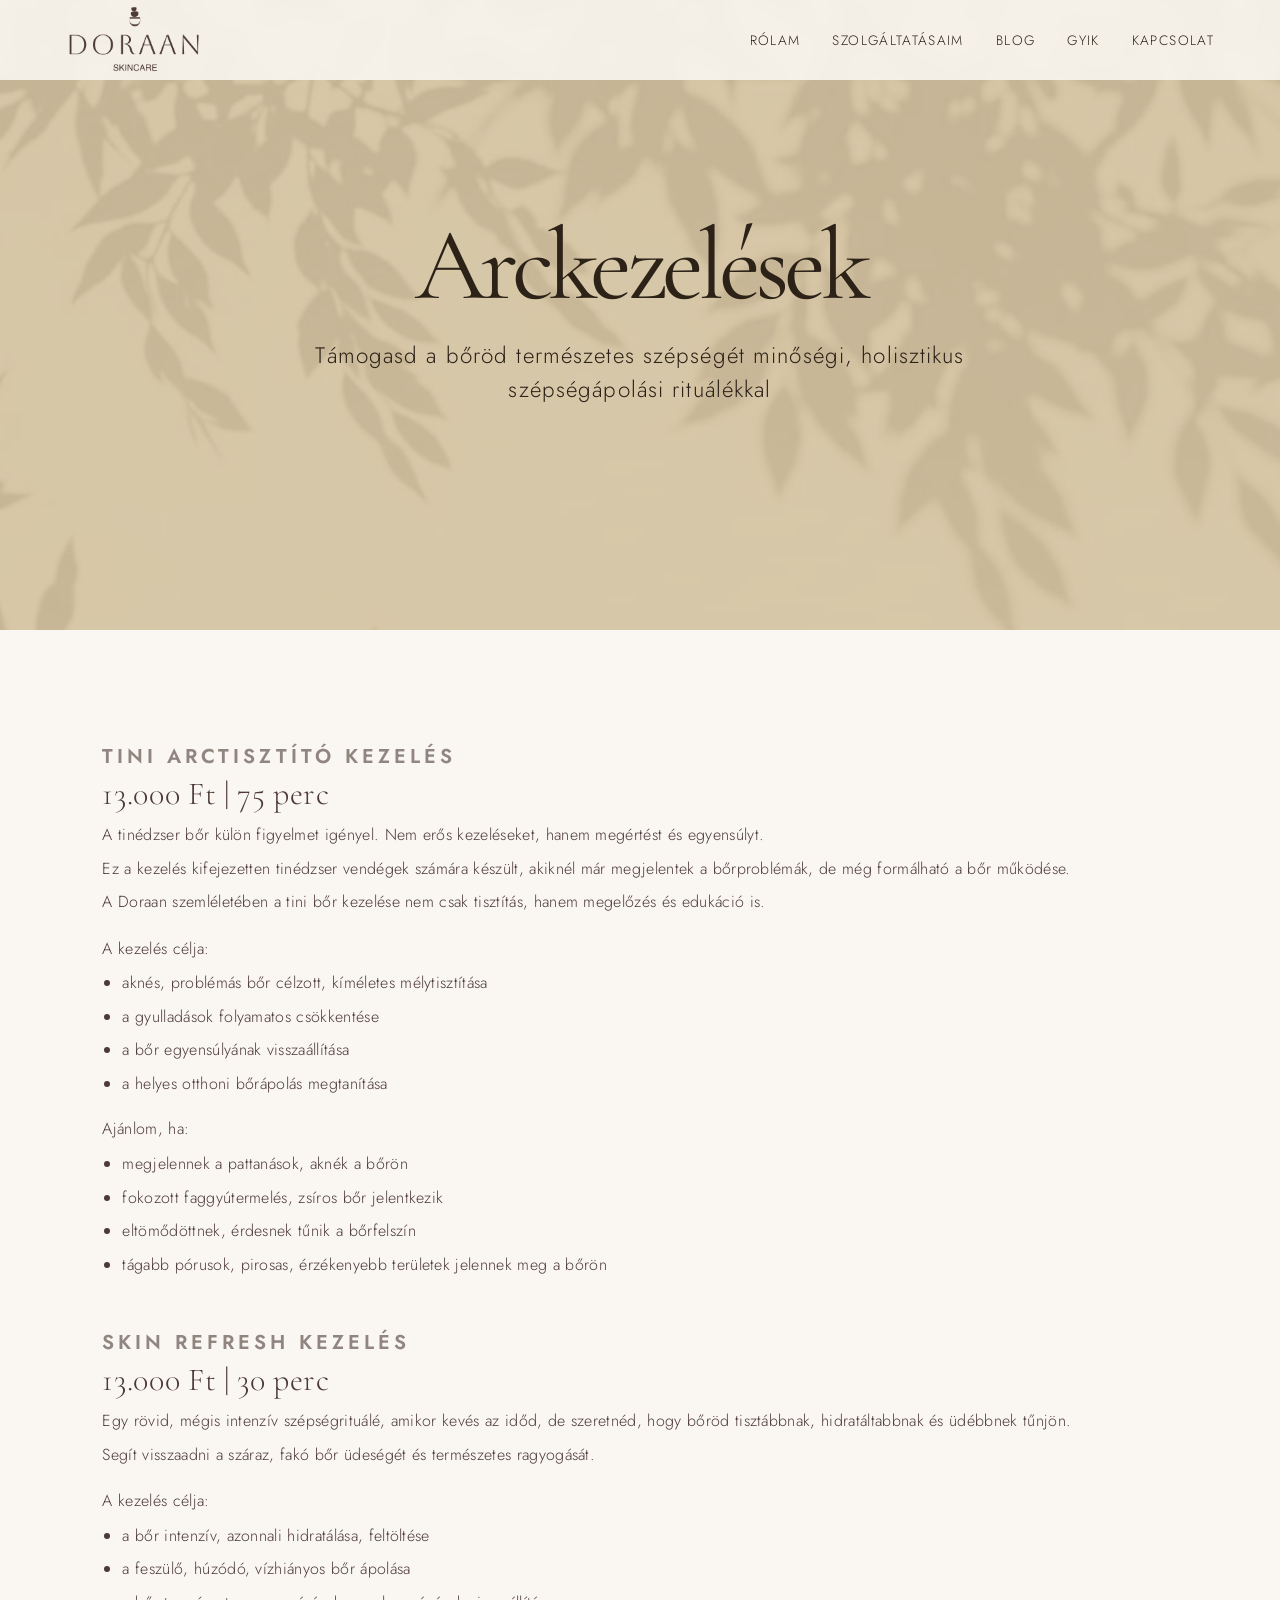
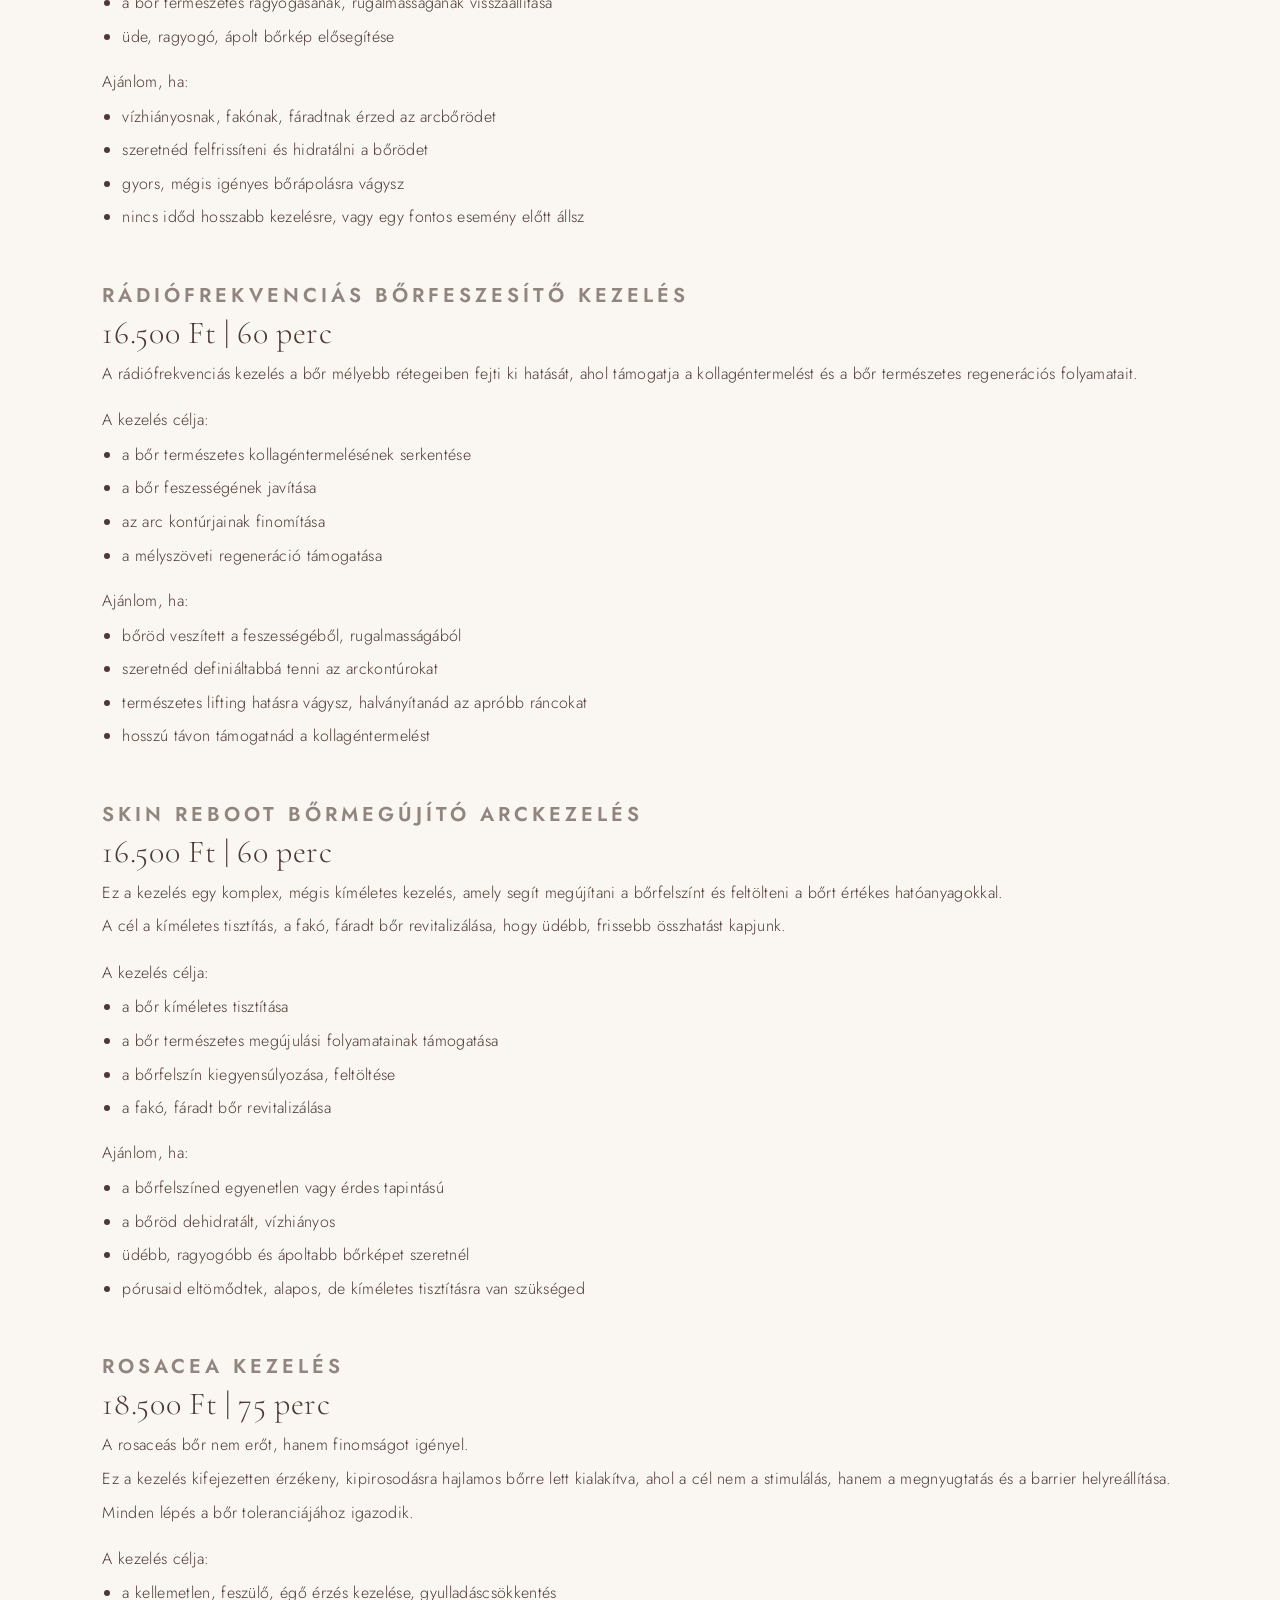
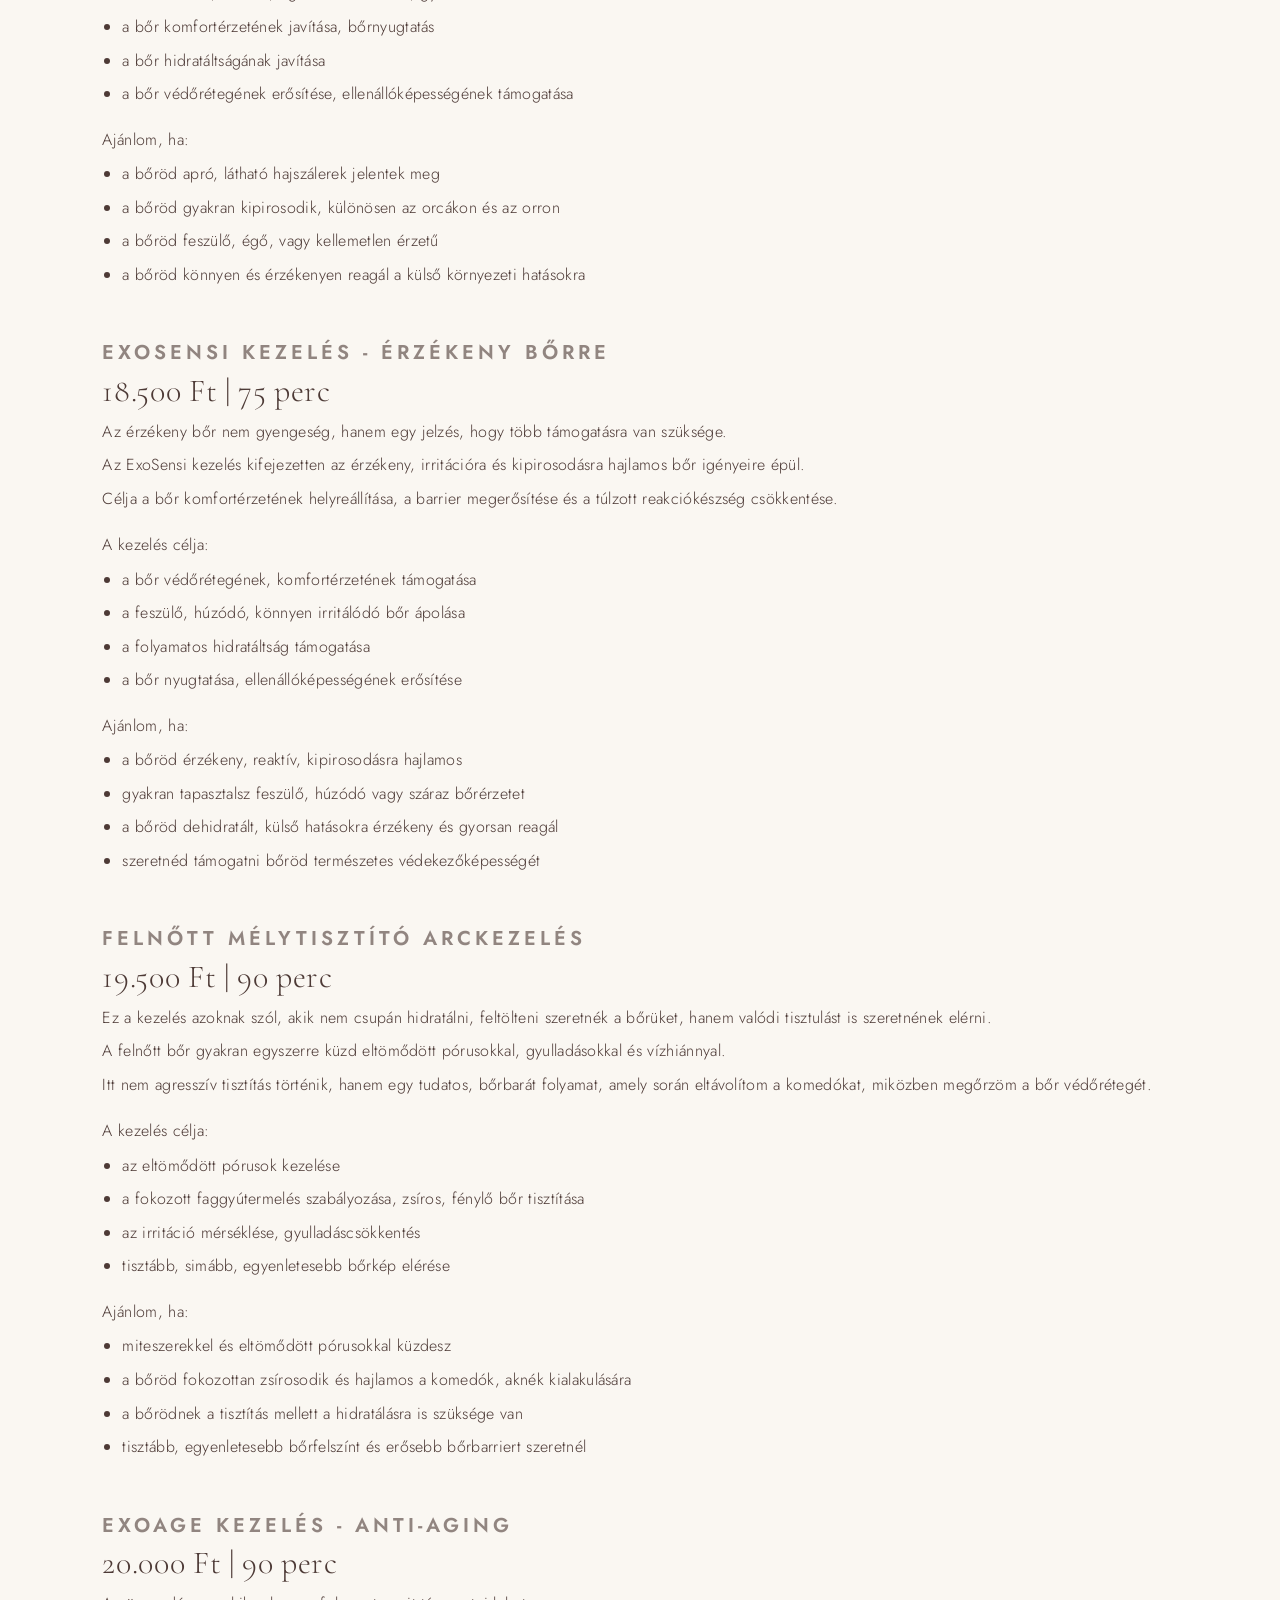
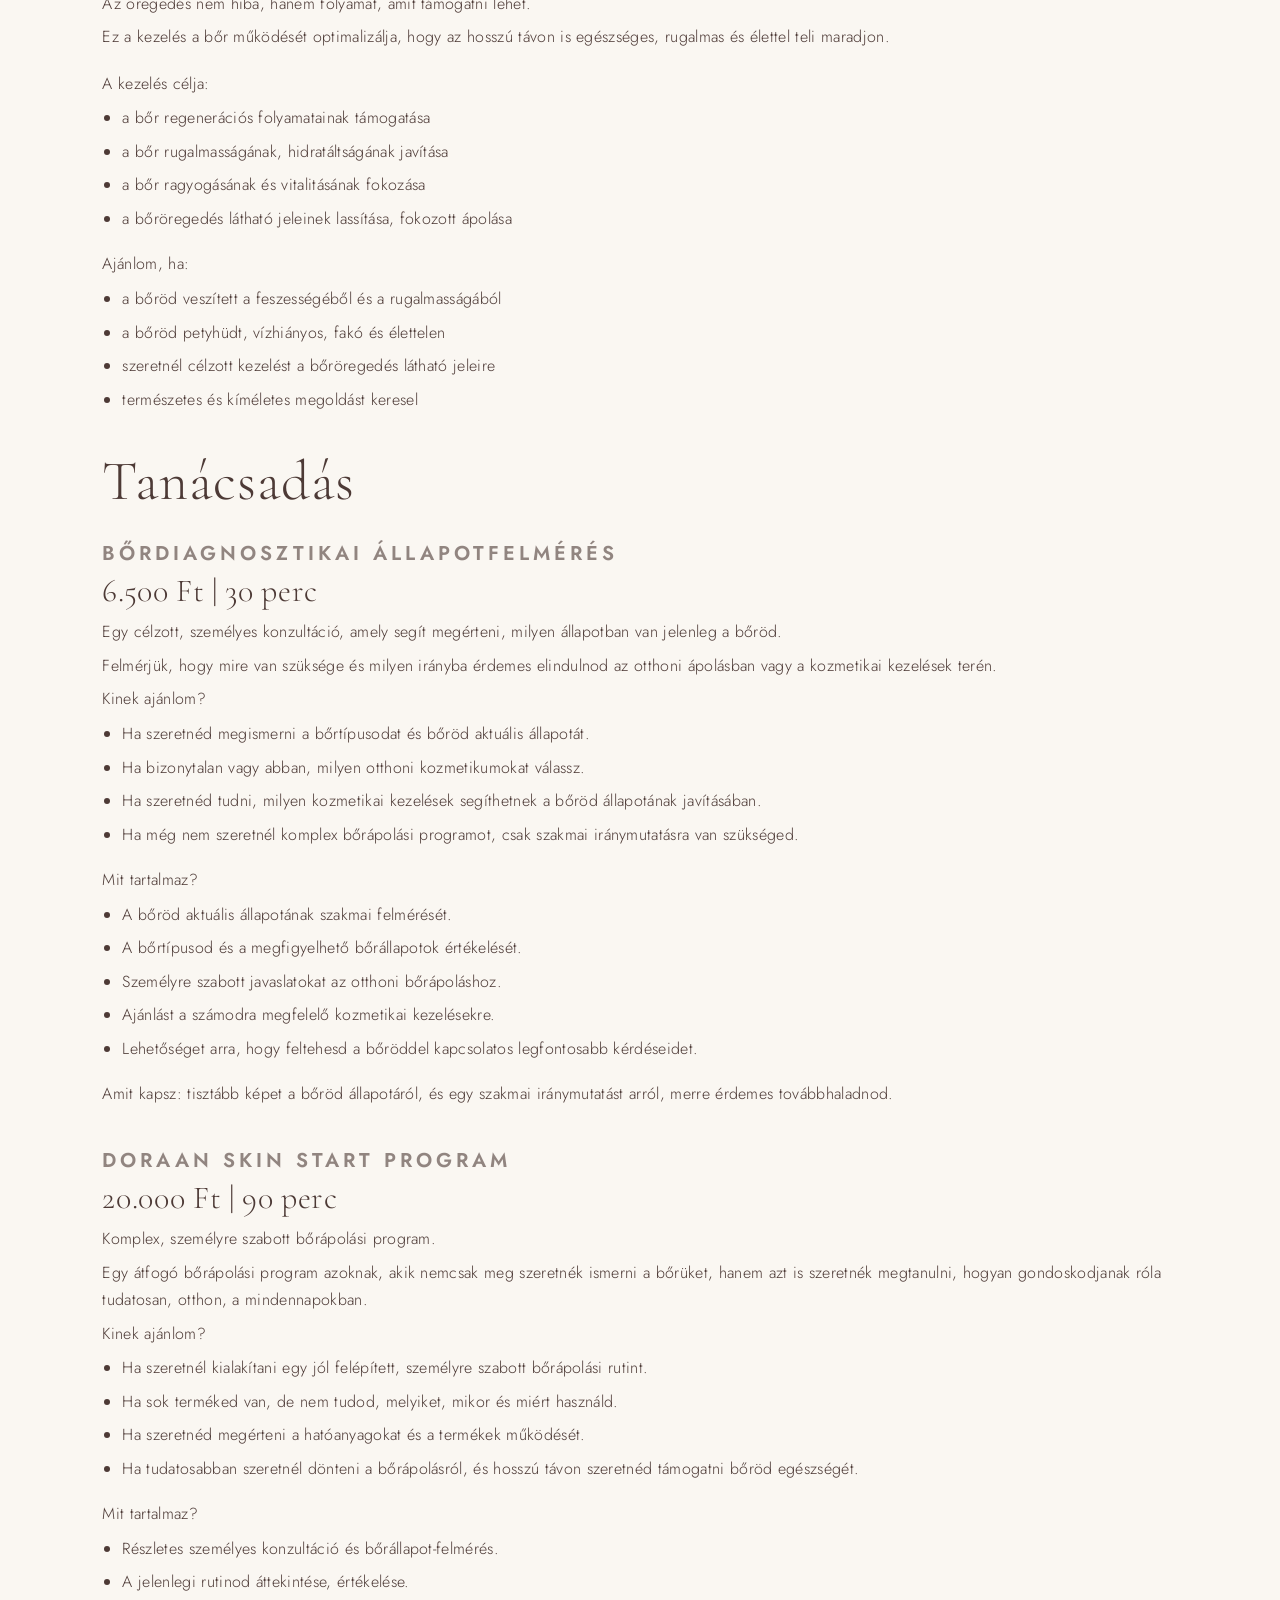
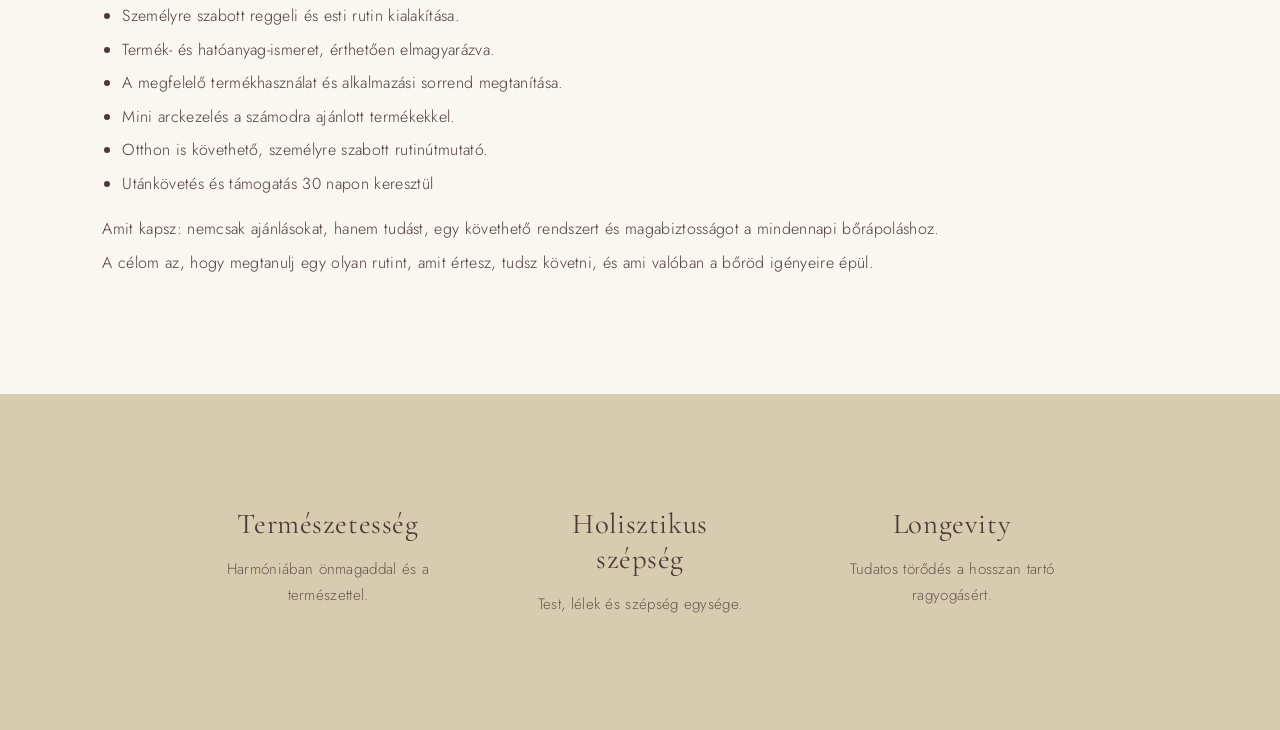
<file: faceCare.html>
<!DOCTYPE html>
<html lang="en">
<head>
    <meta charset="UTF-8">
    <meta name="viewport" content="width=device-width, initial-scale=1.0">
    <title>DORAAN - Arckezelések</title>
    <link rel="icon" type="image/png" sizes="32x32" href="images/favicon-32.png">
    <link rel="icon" type="image/png" sizes="192x192" href="images/favicon-192.png">
    <link rel="stylesheet" href="styles.css?v=0.1.9">
    <link rel="stylesheet" href="https://cdnjs.cloudflare.com/ajax/libs/font-awesome/6.5.0/css/all.min.css">
    <link rel="preconnect" href="https://fonts.googleapis.com">
    <link rel="preconnect" href="https://fonts.gstatic.com" crossorigin>
    <link href="https://fonts.googleapis.com/css2?family=Cormorant+Garamond:ital,wght@0,300;0,400;0,600;1,300&family=Jost:wght@300;400;500&display=swap" rel="stylesheet">
    <link rel="preload" as="image" href="images/stock10.png">
</head>
<body class="facecare-page">

    <!-- Same navbar as index.html -->
    <nav class="navbar">
        <div class="navbar__container">
            <a href="index.html" id="navbar__logo">
                <img src="images/doraanlogDarkCreamTransparent.png" alt="Doraan logo">
            </a>
            <div class="navbar__toggle" id="mobile-menu">
                <span class="bar"></span>
                <span class="bar"></span>
                <span class="bar"></span>
            </div>
            <ul class="navbar__menu">
                <li class="navbar__item">
                    <a href="index.html#home-intro" class="navbar__links">Rólam</a>
                </li>
                <li class="navbar__item">
                    <a href="index.html#services" class="navbar__links">Szolgáltatásaim</a>
                </li>
                <li class="navbar__item">
                    <a href="blog.html" class="navbar__links">Blog</a>
                </li>
                <li class="navbar__item">
                    <a href="gyik.html" class="navbar__links">GYIK</a>
                </li>
                <li class="navbar__item">
                    <a href="index.html#home-cta" class="navbar__links">Kapcsolat</a>
                </li>
            </ul>
        </div>
    </nav>

    <!-- Face Care Hero -->
<div class="facecare__hero">
    <h1 class="facecare__hero--title">Arckezelések</h1>
    <p class="facecare__hero--text">
        Támogasd a bőröd természetes szépségét minőségi, holisztikus szépségápolási rituálékkal
    </p>
</div>

<!-- Face Care Content -->
<section class="facecare__section">
    <div class="facecare__text">
        <div>
            <p class="facecare__subtitle">Tini arctisztító kezelés</p>
            <p class= "facecare__price">13.000 Ft | 75 perc</p>
            <p class="facecare__body">
                A tinédzser bőr külön figyelmet igényel. Nem erős kezeléseket, hanem megértést és egyensúlyt.
            </p>
            <p class="facecare__body">
                Ez a kezelés kifejezetten tinédzser vendégek számára készült, akiknél már megjelentek a bőrproblémák, de még formálható a bőr működése.
            </p>
            <p class="facecare__body">
                A Doraan szemléletében a tini bőr kezelése nem csak tisztítás, hanem megelőzés és edukáció is.
            </p>
            <p class="facecare__body facecare__body--treatment-goal">A kezelés célja:</p>
            <ul class="facecare__list">
                <li>aknés, problémás bőr célzott, kíméletes mélytisztítása</li>
                <li>a gyulladások folyamatos csökkentése</li>
                <li>a bőr egyensúlyának visszaállítása</li>
                <li>a helyes otthoni bőrápolás megtanítása</li>
            </ul>
            <p class="facecare__body facecare__body--recommendation">Ajánlom, ha:</p>
            <ul class="facecare__list facecare__list--recommendation">
                <li>megjelennek a pattanások, aknék a bőrön</li>
                <li>fokozott faggyútermelés, zsíros bőr jelentkezik</li>
                <li>eltömődöttnek, érdesnek tűnik a bőrfelszín</li>
                <li>tágabb pórusok, pirosas, érzékenyebb területek jelennek meg a bőrön</li>
            </ul>
        </div>
        <div>
            <p class="facecare__subtitle">Skin Refresh kezelés</p>
            <p class= "facecare__price">13.000 Ft | 30 perc</p>
            <p class="facecare__body">
                Egy rövid, mégis intenzív szépségrituálé, amikor kevés az időd, de szeretnéd, hogy bőröd tisztábbnak, hidratáltabbnak és üdébbnek tűnjön.
            </p>
            <p class="facecare__body">
                Segít visszaadni a száraz, fakó bőr üdeségét és természetes ragyogását.
            </p>
            <p class="facecare__body facecare__body--treatment-goal">A kezelés célja:</p>
            <ul class="facecare__list">
                <li>a bőr intenzív, azonnali hidratálása, feltöltése</li>
                <li>a feszülő, húzódó, vízhiányos bőr ápolása</li>
                <li>a bőr természetes ragyogásának, rugalmasságának visszaállítása</li>
                <li>üde, ragyogó, ápolt bőrkép elősegítése</li>
            </ul>
            <p class="facecare__body facecare__body--recommendation">Ajánlom, ha:</p>
            <ul class="facecare__list facecare__list--recommendation">
                <li>vízhiányosnak, fakónak, fáradtnak érzed az arcbőrödet</li>
                <li>szeretnéd felfrissíteni és hidratálni a bőrödet</li>
                <li>gyors, mégis igényes bőrápolásra vágysz</li>
                <li>nincs időd hosszabb kezelésre, vagy egy fontos esemény előtt állsz</li>
            </ul>
        </div>
        <div>
            <p class="facecare__subtitle">Rádiófrekvenciás bőrfeszesítő kezelés</p>
            <p class= "facecare__price">16.500 Ft | 60 perc</p>
            <p class="facecare__body">
                A rádiófrekvenciás kezelés a bőr mélyebb rétegeiben fejti ki hatását, ahol támogatja a kollagéntermelést és a bőr természetes regenerációs folyamatait.
            </p>
            <p class="facecare__body facecare__body--treatment-goal">A kezelés célja:</p>
            <ul class="facecare__list">
                <li>a bőr természetes kollagéntermelésének serkentése</li>
                <li>a bőr feszességének javítása</li>
                <li>az arc kontúrjainak finomítása</li>
                <li>a mélyszöveti regeneráció támogatása</li>
            </ul>
            <p class="facecare__body facecare__body--recommendation">Ajánlom, ha:</p>
            <ul class="facecare__list facecare__list--recommendation">
                <li>bőröd veszített a feszességéből, rugalmasságából</li>
                <li>szeretnéd definiáltabbá tenni az arckontúrokat</li>
                <li>természetes lifting hatásra vágysz, halványítanád az apróbb ráncokat</li>
                <li>hosszú távon támogatnád a kollagéntermelést</li>
            </ul>
        </div>
        <div>
            <p class="facecare__subtitle">Skin Reboot bőrmegújító arckezelés</p>
            <p class= "facecare__price">16.500 Ft | 60 perc</p>
            <p class="facecare__body">
                Ez a kezelés egy komplex, mégis kíméletes kezelés, amely segít megújítani a bőrfelszínt és feltölteni a bőrt értékes hatóanyagokkal.
            </p>
            <p class="facecare__body">
                A cél a kíméletes tisztítás, a fakó, fáradt bőr revitalizálása, hogy üdébb, frissebb összhatást kapjunk.
            </p>
            <p class="facecare__body facecare__body--treatment-goal">A kezelés célja:</p>
            <ul class="facecare__list">
                <li>a bőr kíméletes tisztítása</li>
                <li>a bőr természetes megújulási folyamatainak támogatása</li>
                <li>a bőrfelszín kiegyensúlyozása, feltöltése</li>
                <li>a fakó, fáradt bőr revitalizálása</li>
            </ul>
            <p class="facecare__body facecare__body--recommendation">Ajánlom, ha:</p>
            <ul class="facecare__list facecare__list--recommendation">
                <li>a bőrfelszíned egyenetlen vagy érdes tapintású</li>
                <li>a bőröd dehidratált, vízhiányos</li>
                <li>üdébb, ragyogóbb és ápoltabb bőrképet szeretnél</li>
                <li>pórusaid eltömődtek, alapos, de kíméletes tisztításra van szükséged</li>
            </ul>
        </div>
        <div>
            <p class="facecare__subtitle">Rosacea kezelés</p>
            <p class= "facecare__price">18.500 Ft | 75 perc</p>
            <p class="facecare__body">
                A rosaceás bőr nem erőt, hanem finomságot igényel.</p>
            <p class="facecare__body">
                Ez a kezelés kifejezetten érzékeny, kipirosodásra hajlamos bőrre lett kialakítva, ahol a cél nem a stimulálás, hanem a megnyugtatás és a barrier helyreállítása.
            </p>
            <p class="facecare__body">
                Minden lépés a bőr toleranciájához igazodik.
            </p>
            <p class="facecare__body facecare__body--treatment-goal">A kezelés célja:</p>
            <ul class="facecare__list">
                <li>a kellemetlen, feszülő, égő érzés kezelése, gyulladáscsökkentés</li>
                <li>a bőr komfortérzetének javítása, bőrnyugtatás</li>
                <li>a bőr hidratáltságának javítása</li>
                <li>a bőr védőrétegének erősítése, ellenállóképességének támogatása</li>
            </ul>
            <p class="facecare__body facecare__body--recommendation">Ajánlom, ha:</p>
            <ul class="facecare__list facecare__list--recommendation">
                <li>a bőröd apró, látható hajszálerek jelentek meg</li>
                <li>a bőröd gyakran kipirosodik, különösen az orcákon és az orron</li>
                <li>a bőröd feszülő, égő, vagy kellemetlen érzetű</li>
                <li>a bőröd könnyen és érzékenyen reagál a külső környezeti hatásokra</li>
            </ul>
        </div>
        <div>
            <p class="facecare__subtitle">ExoSensi kezelés - Érzékeny bőrre</p>
            <p class= "facecare__price">18.500 Ft | 75 perc</p>
            <p class="facecare__body">
                Az érzékeny bőr nem gyengeség, hanem egy jelzés, hogy több támogatásra van szüksége.
            </p>
            <p class="facecare__body">
                Az ExoSensi kezelés kifejezetten az érzékeny, irritációra és kipirosodásra hajlamos bőr igényeire épül.
            </p>
            <p class="facecare__body">
                Célja a bőr komfortérzetének helyreállítása, a barrier megerősítése és a túlzott reakciókészség csökkentése.
            </p>
            <p class="facecare__body facecare__body--treatment-goal">A kezelés célja:</p>
            <ul class="facecare__list">
                <li>a bőr védőrétegének, komfortérzetének támogatása</li>
                <li>a feszülő, húzódó, könnyen irritálódó bőr ápolása</li>
                <li>a folyamatos hidratáltság támogatása</li>
                <li>a bőr nyugtatása, ellenállóképességének erősítése</li>
            </ul>
            <p class="facecare__body facecare__body--recommendation">Ajánlom, ha:</p>
            <ul class="facecare__list facecare__list--recommendation">
                <li>a bőröd érzékeny, reaktív, kipirosodásra hajlamos</li>
                <li>gyakran tapasztalsz feszülő, húzódó vagy száraz bőrérzetet</li>
                <li>a bőröd dehidratált, külső hatásokra érzékeny és gyorsan reagál</li>
                <li>szeretnéd támogatni bőröd természetes védekezőképességét</li>
            </ul>
        </div>
        <div>
            <p class="facecare__subtitle">Felnőtt mélytisztító arckezelés</p>
            <p class= "facecare__price">19.500 Ft | 90 perc</p>
            <p class="facecare__body">
                Ez a kezelés azoknak szól, akik nem csupán hidratálni, feltölteni szeretnék a bőrüket, hanem valódi tisztulást is szeretnének elérni.
            </p>
            <p class="facecare__body">
                A felnőtt bőr gyakran egyszerre küzd eltömődött pórusokkal, gyulladásokkal és vízhiánnyal.
            </p>
            <p class="facecare__body">
                Itt nem agresszív tisztítás történik, hanem egy tudatos, bőrbarát folyamat, amely során eltávolítom a komedókat, miközben megőrzöm a bőr védőrétegét.
            </p>
            <p class="facecare__body facecare__body--treatment-goal">A kezelés célja:</p>
            <ul class="facecare__list">
                <li>az eltömődött pórusok kezelése</li>
                <li>a fokozott faggyútermelés szabályozása, zsíros, fénylő bőr tisztítása</li>
                <li>az irritáció mérséklése, gyulladáscsökkentés</li>
                <li>tisztább, simább, egyenletesebb bőrkép elérése</li>
            </ul>
            <p class="facecare__body facecare__body--recommendation">Ajánlom, ha:</p>
            <ul class="facecare__list facecare__list--recommendation">
                <li>miteszerekkel és eltömődött pórusokkal küzdesz</li>
                <li>a bőröd fokozottan zsírosodik és hajlamos a komedók, aknék kialakulására</li>
                <li>a bőrödnek a tisztítás mellett a hidratálásra is szüksége van</li>
                <li>tisztább, egyenletesebb bőrfelszínt és erősebb bőrbarriert szeretnél</li>
            </ul>
        </div>
        <div>
            <p class="facecare__subtitle">ExoAge kezelés - Anti-Aging</p>
            <p class= "facecare__price">20.000 Ft | 90 perc</p>
            <p class="facecare__body">
                Az öregedés nem hiba, hanem folyamat, amit támogatni lehet.
            <p class="facecare__body">
                Ez a kezelés a bőr működését optimalizálja, hogy az hosszú távon is egészséges, rugalmas és élettel teli maradjon.
            </p>
            <p class="facecare__body facecare__body--treatment-goal">A kezelés célja:</p>
            <ul class="facecare__list">
                <li>a bőr regenerációs folyamatainak támogatása</li>
                <li>a bőr rugalmasságának, hidratáltságának javítása</li>
                <li>a bőr ragyogásának és vitalitásának fokozása</li>
                <li>a bőröregedés látható jeleinek lassítása, fokozott ápolása</li>
            </ul>
            <p class="facecare__body facecare__body--recommendation">Ajánlom, ha:</p>
            <ul class="facecare__list facecare__list--recommendation">
                <li>a bőröd veszített a feszességéből és a rugalmasságából</li>
                <li>a bőröd petyhüdt, vízhiányos, fakó és élettelen</li>
                <li>szeretnél célzott kezelést a bőröregedés látható jeleire</li>
                <li>természetes és kíméletes megoldást keresel</li>
            </ul>
        </div>
        <h1 class="facecare__title">Tanácsadás</h1>
        <div>
            <p class="facecare__subtitle">Bőrdiagnosztikai állapotfelmérés</p>
            <p class= "facecare__price">6.500 Ft | 30 perc</p>
            <p class="facecare__body">
                Egy célzott, személyes konzultáció, amely segít megérteni, milyen állapotban van jelenleg a bőröd.
            </p>
            <p class="facecare__body">
                Felmérjük, hogy mire van szüksége és milyen irányba érdemes elindulnod az otthoni ápolásban vagy a kozmetikai kezelések terén.
            </p>
            <p class="facecare__body">Kinek ajánlom?</p>
            <ul class="facecare__list">
                <li>Ha szeretnéd megismerni a bőrtípusodat és bőröd aktuális állapotát.</li>
                <li>Ha bizonytalan vagy abban, milyen otthoni kozmetikumokat válassz.</li>
                <li>Ha szeretnéd tudni, milyen kozmetikai kezelések segíthetnek a bőröd állapotának javításában.</li>
                <li>Ha még nem szeretnél komplex bőrápolási programot, csak szakmai iránymutatásra van szükséged.</li>
            </ul>
            <p class="facecare__body">Mit tartalmaz?</p>
            <ul class="facecare__list">
                <li>A bőröd aktuális állapotának szakmai felmérését.</li>
                <li>A bőrtípusod és a megfigyelhető bőrállapotok értékelését.</li>
                <li>Személyre szabott javaslatokat az otthoni bőrápoláshoz.</li>
                <li>Ajánlást a számodra megfelelő kozmetikai kezelésekre.</li>
                <li>Lehetőséget arra, hogy feltehesd a bőröddel kapcsolatos legfontosabb kérdéseidet.</li>
            </ul>
            <p class="facecare__body">
                Amit kapsz: tisztább képet a bőröd állapotáról, és egy szakmai iránymutatást arról, merre érdemes továbbhaladnod.
            </p>
        </div>
        <div>
            <p class="facecare__subtitle">DORAAN Skin Start program</p>
            <p class= "facecare__price">20.000 Ft | 90 perc</p>
            <p class="facecare__body">
                Komplex, személyre szabott bőrápolási program.
            </p>
            <p class="facecare__body">
                Egy átfogó bőrápolási program azoknak, akik nemcsak meg szeretnék ismerni a bőrüket, hanem azt is szeretnék megtanulni, hogyan gondoskodjanak róla tudatosan, otthon, a mindennapokban.
            </p>
            <p class="facecare__body">Kinek ajánlom?</p>
            <ul class="facecare__list">
                <li>Ha szeretnél kialakítani egy jól felépített, személyre szabott bőrápolási rutint.</li>
                <li>Ha sok terméked van, de nem tudod, melyiket, mikor és miért használd.</li>
                <li>Ha szeretnéd megérteni a hatóanyagokat és a termékek működését.</li>
                <li>Ha tudatosabban szeretnél dönteni a bőrápolásról, és hosszú távon szeretnéd támogatni bőröd egészségét.</li>
            </ul>
            <p class="facecare__body">Mit tartalmaz?</p>
            <ul class="facecare__list">
                <li>Részletes személyes konzultáció és bőrállapot-felmérés.</li>
                <li>A jelenlegi rutinod áttekintése, értékelése.</li>
                <li>Személyre szabott reggeli és esti rutin kialakítása.</li>
                <li>Termék- és hatóanyag-ismeret, érthetően elmagyarázva.</li>
                <li>A megfelelő termékhasználat és alkalmazási sorrend megtanítása.</li>
                <li>Mini arckezelés a számodra ajánlott termékekkel.</li>
                <li>Otthon is követhető, személyre szabott rutinútmutató.</li>
                <li>Utánkövetés és támogatás 30 napon keresztül </li>
            </ul>
            <p class="facecare__body">
                Amit kapsz: nemcsak ajánlásokat, hanem tudást, egy követhető rendszert és magabiztosságot a mindennapi bőrápoláshoz.
            </p>
            <p class="facecare__body">
                A célom az, hogy megtanulj egy olyan rutint, amit értesz, tudsz követni, és ami valóban a bőröd igényeire épül.
            </p>

        </div>
        
    </div>
</section>

<!-- Values Section -->
<section class="rolam__values">
    <div class="rolam__value--item">
        <h3>Természetesség</h3>
        <p>Harmóniában önmagaddal és a természettel.</p>
    </div>
    <div class="rolam__value--item">
        <h3>Holisztikus szépség</h3>
        <p>Test, lélek és szépség egysége.</p>
    </div>
    <div class="rolam__value--item">
        <h3>Longevity</h3>
        <p>Tudatos törődés a hosszan tartó ragyogásért.</p>
    </div>
</section>

    <script src="app.js"></script>
</body>
</html>
</file>
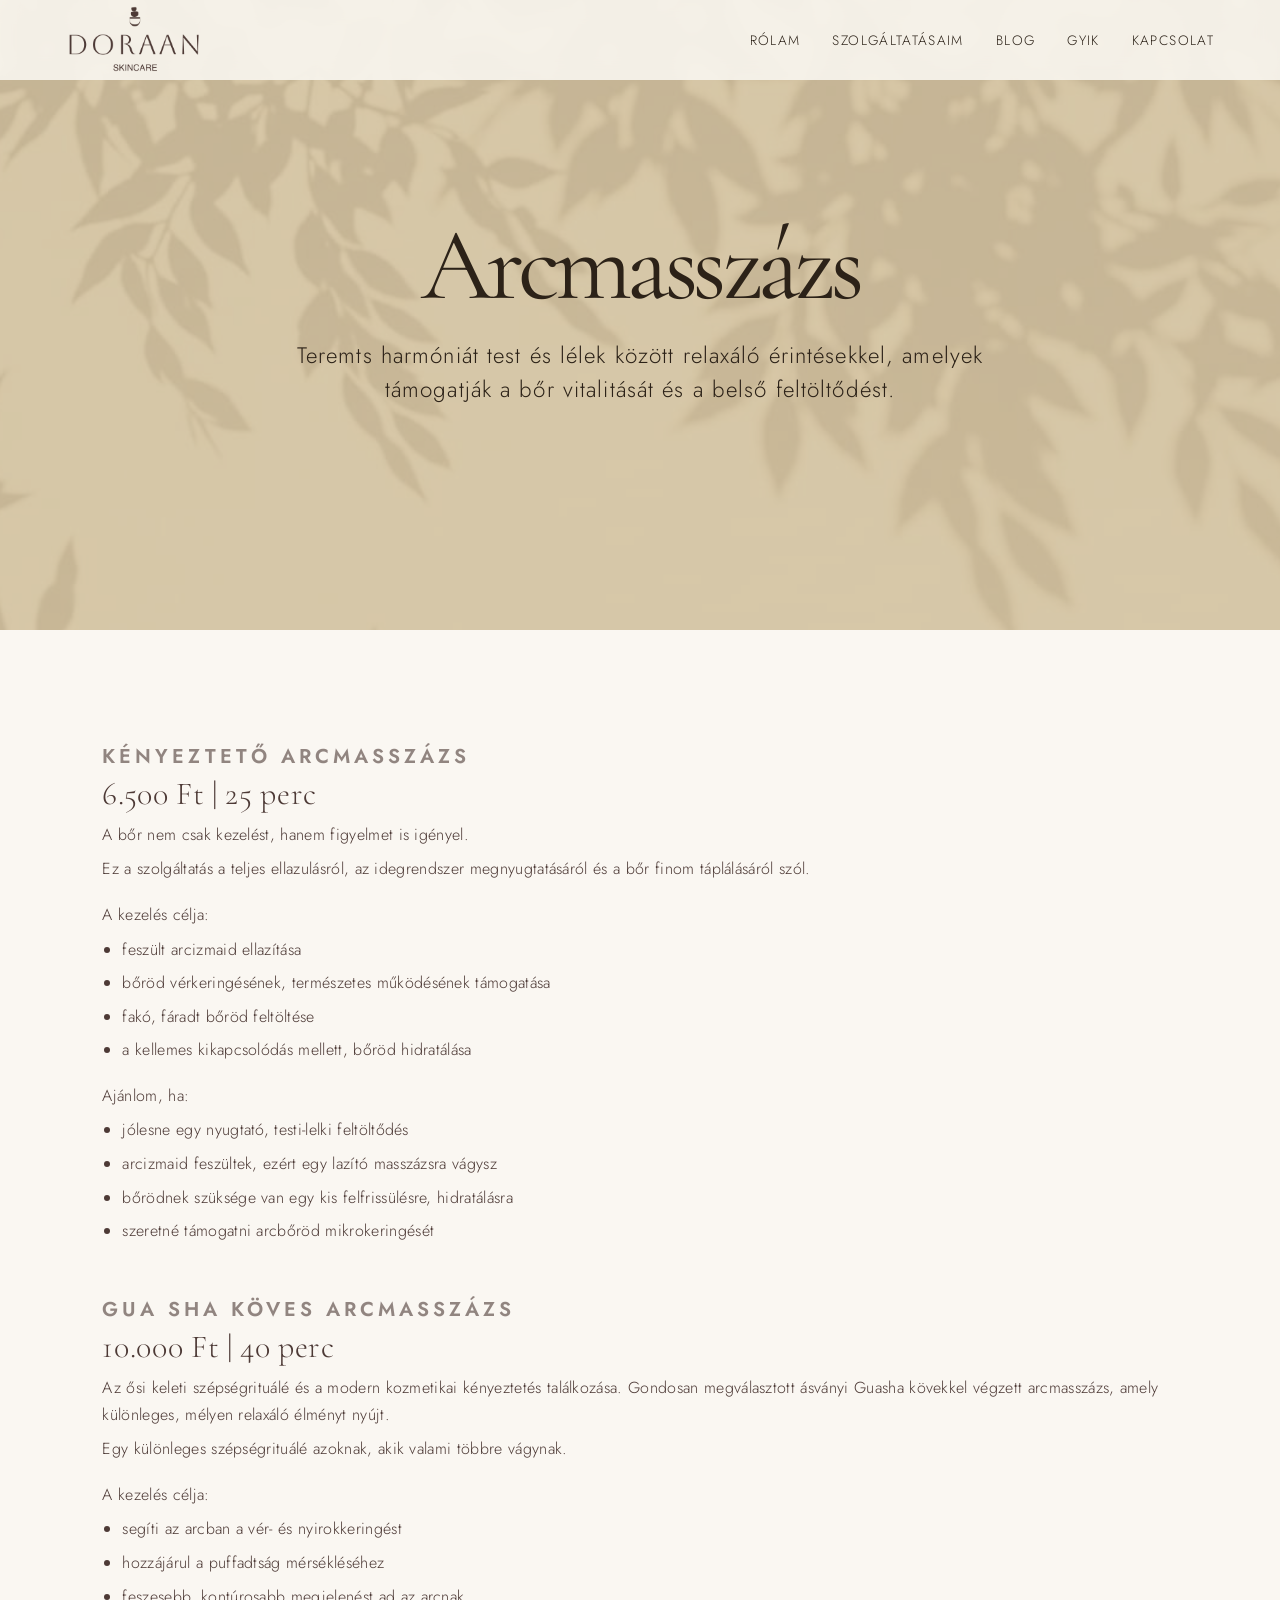
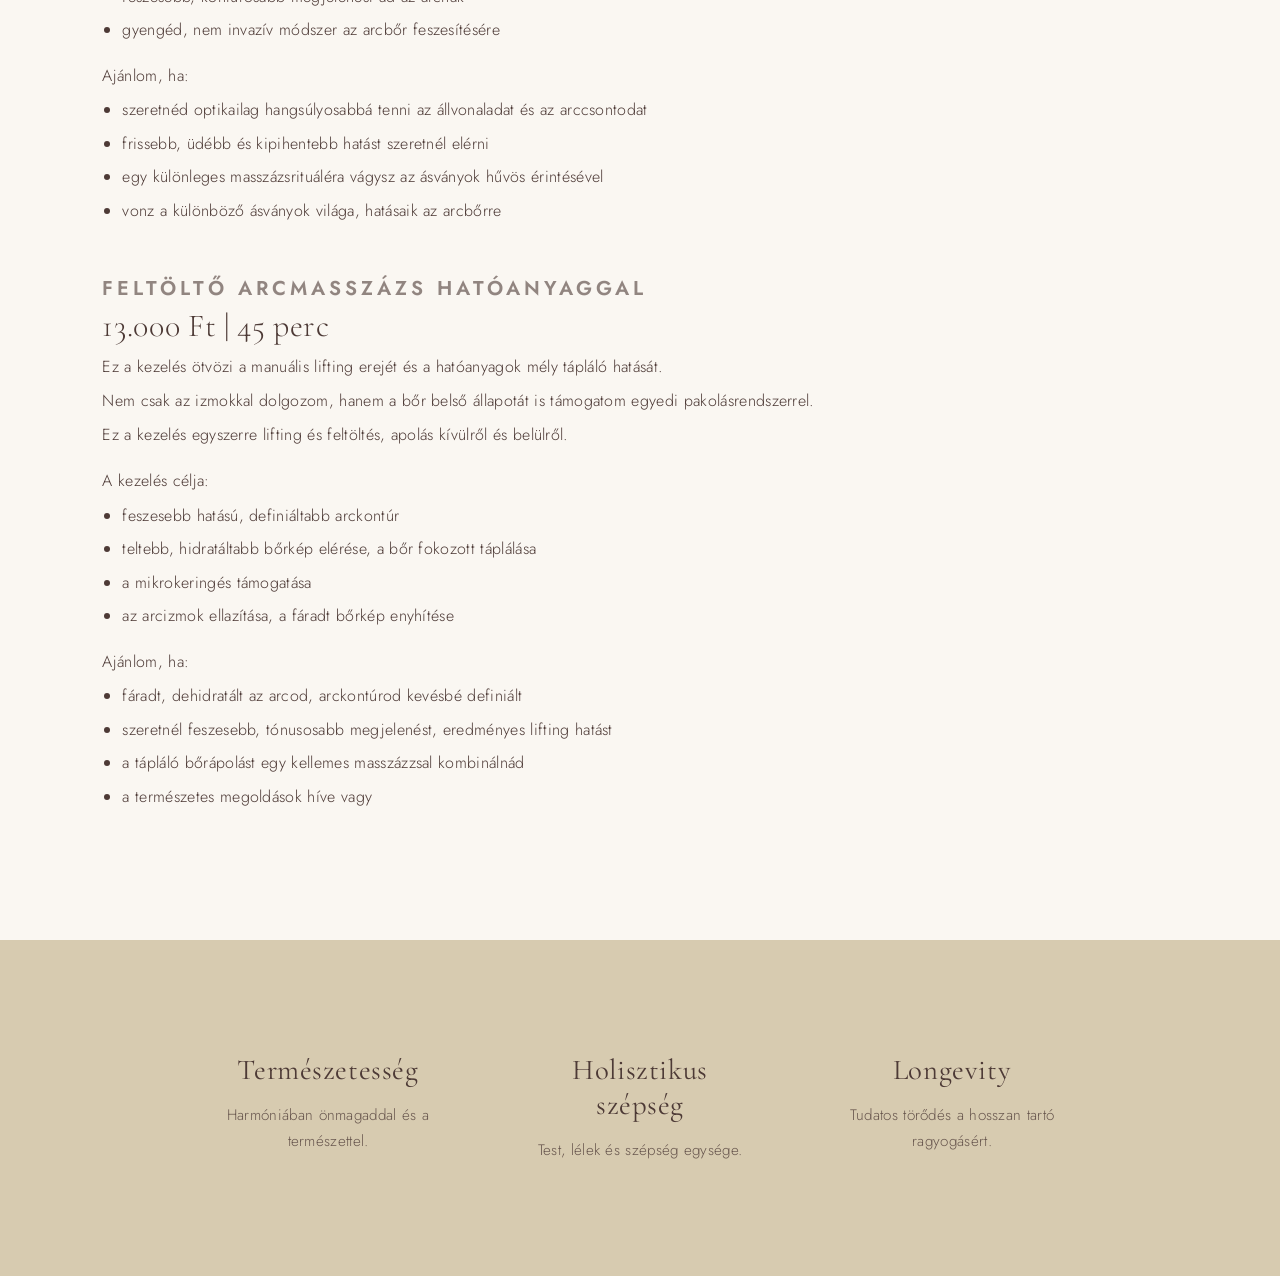
<file: faceMassage.html>
<!DOCTYPE html>
<html lang="en">
<head>
    <meta charset="UTF-8">
    <meta name="viewport" content="width=device-width, initial-scale=1.0">
    <title>DORAAN - arcmasszázs</title>
    <link rel="icon" type="image/png" sizes="32x32" href="images/favicon-32.png">
    <link rel="icon" type="image/png" sizes="192x192" href="images/favicon-192.png">
    <link rel="stylesheet" href="styles.css?v=0.1.9">
    <link rel="stylesheet" href="https://cdnjs.cloudflare.com/ajax/libs/font-awesome/6.5.0/css/all.min.css">
    <link rel="preconnect" href="https://fonts.googleapis.com">
    <link rel="preconnect" href="https://fonts.gstatic.com" crossorigin>
    <link href="https://fonts.googleapis.com/css2?family=Cormorant+Garamond:ital,wght@0,300;0,400;0,600;1,300&family=Jost:wght@300;400;500&display=swap" rel="stylesheet">
    <link rel="preload" as="image" href="images/stock10.png">
</head>
<body class="face-massage-page">

    <!-- Same navbar as index.html -->
    <nav class="navbar">
        <div class="navbar__container">
            <a href="index.html" id="navbar__logo">
                <img src="images/doraanlogDarkCreamTransparent.png" alt="Doraan logo">
            </a>
            <div class="navbar__toggle" id="mobile-menu">
                <span class="bar"></span>
                <span class="bar"></span>
                <span class="bar"></span>
            </div>
            <ul class="navbar__menu">
                <li class="navbar__item">
                    <a href="index.html#home-intro" class="navbar__links">Rólam</a>
                </li>
                <li class="navbar__item">
                    <a href="index.html#services" class="navbar__links">Szolgáltatásaim</a>
                </li>
                <li class="navbar__item">
                    <a href="blog.html" class="navbar__links">Blog</a>
                </li>
                <li class="navbar__item">
                    <a href="gyik.html" class="navbar__links">GYIK</a>
                </li>
                <li class="navbar__item">
                    <a href="index.html#home-cta" class="navbar__links">Kapcsolat</a>
                </li>
            </ul>
        </div>
    </nav>

    <!-- Face Massage Hero -->
<div class="face-massage__hero">
    <h1 class="face-massage__hero--title">Arcmasszázs</h1>
    <p class="face-massage__hero--text">Teremts harmóniát test és lélek között relaxáló érintésekkel, amelyek támogatják a bőr vitalitását és a belső feltöltődést.</p>
</div>

<!-- Face Massage Content -->
<section class="face-massage__section">
    <div class="face-massage__text">
        <div>
            <p class="face-massage__subtitle">Kényeztető arcmasszázs</p>
            <p class= "face-massage__price">6.500 Ft | 25 perc</p>
            <p class="face-massage__body">
                A bőr nem csak kezelést, hanem figyelmet is igényel.
            </p>
            <p class="face-massage__body">
                Ez a szolgáltatás a teljes ellazulásról, az idegrendszer megnyugtatásáról és a bőr finom táplálásáról szól.
            </p>
            <p class="face-massage__body face-massage__body--treatment-goal">A kezelés célja:</p>
            <ul class="face-massage__list">
                <li>feszült arcizmaid ellazítása</li>
                <li>bőröd vérkeringésének, természetes működésének támogatása</li>
                <li>fakó, fáradt bőröd feltöltése</li>
                <li>a kellemes kikapcsolódás mellett, bőröd hidratálása</li>
            </ul>
            <p class="face-massage__body face-massage__body--recommendation">Ajánlom, ha:</p>
            <ul class="face-massage__list">
                <li>jólesne egy nyugtató, testi-lelki feltöltődés</li>
                <li>arcizmaid feszültek, ezért egy lazító masszázsra vágysz</li>
                <li>bőrödnek szüksége van egy kis felfrissülésre, hidratálásra</li>
                <li>szeretné támogatni arcbőröd mikrokeringését</li>
            </ul>
        </div>
        <div>
            <p class="face-massage__subtitle">Gua Sha köves arcmasszázs</p>
            <p class= "face-massage__price">10.000 Ft | 40 perc</p>
            <p class="face-massage__body">
                Az ősi keleti szépségrituálé és a modern kozmetikai kényeztetés találkozása. Gondosan megválasztott ásványi Guasha kövekkel végzett arcmasszázs, amely különleges, mélyen relaxáló élményt nyújt.
            </p>
            <p class="face-massage__body">
                Egy különleges szépségrituálé azoknak, akik valami többre vágynak.
            </p>
            <p class="face-massage__body face-massage__body--treatment-goal">A kezelés célja:</p>
            <ul class="face-massage__list">
                <li>segíti az arcban a vér- és nyirokkeringést</li>
                <li>hozzájárul a puffadtság mérsékléséhez</li>
                <li>feszesebb, kontúrosabb megjelenést ad az arcnak</li>
                <li>gyengéd, nem invazív módszer az arcbőr feszesítésére</li>
            </ul>
            <p class="face-massage__body face-massage__body--recommendation">Ajánlom, ha:</p>
            <ul class="face-massage__list">
                <li>szeretnéd optikailag hangsúlyosabbá tenni az állvonaladat és az arccsontodat</li>
                <li>frissebb, üdébb és kipihentebb hatást szeretnél elérni</li>
                <li>egy különleges masszázsrituáléra vágysz az ásványok hűvös érintésével</li>
                <li>vonz a különböző ásványok világa, hatásaik az arcbőrre</li>
            </ul>
        </div>
        <div>
            <p class="face-massage__subtitle">Feltöltő arcmasszázs hatóanyaggal</p>
            <p class= "face-massage__price">13.000 Ft | 45 perc</p>
            <p class="face-massage__body">
                Ez a kezelés ötvözi a manuális lifting erejét és a hatóanyagok mély tápláló hatását.
            </p>
            <p class="face-massage__body">
                Nem csak az izmokkal dolgozom, hanem a bőr belső állapotát is támogatom egyedi pakolásrendszerrel.
            </p>
            <p class="face-massage__body">
                Ez a kezelés egyszerre lifting és feltöltés, apolás kívülről és belülről.
            </p>
            <p class="face-massage__body face-massage__body--treatment-goal">A kezelés célja:</p>
            <ul class="face-massage__list">
                <li>feszesebb hatású, definiáltabb arckontúr</li>
                <li>teltebb, hidratáltabb bőrkép elérése, a bőr fokozott táplálása</li>
                <li>a mikrokeringés támogatása</li>
                <li>az arcizmok ellazítása, a fáradt bőrkép enyhítése</li>
            </ul>
            <p class="face-massage__body face-massage__body--recommendation">Ajánlom, ha:</p>
            <ul class="face-massage__list">
                <li>fáradt, dehidratált az arcod, arckontúrod kevésbé definiált</li>
                <li>szeretnél feszesebb, tónusosabb megjelenést, eredményes lifting hatást</li>
                <li>a tápláló bőrápolást egy kellemes masszázzsal kombinálnád</li>
                <li>a természetes megoldások híve vagy</li>
            </ul>
        </div>
    </div>
</section>

<!-- Values Section -->
<section class="rolam__values">
    <div class="rolam__value--item">
        <h3>Természetesség</h3>
        <p>Harmóniában önmagaddal és a természettel.</p>
    </div>
    <div class="rolam__value--item">
        <h3>Holisztikus szépség</h3>
        <p>Test, lélek és szépség egysége.</p>
    </div>
    <div class="rolam__value--item">
        <h3>Longevity</h3>
        <p>Tudatos törődés a hosszan tartó ragyogásért.</p>
    </div>
</section>
    <script src="app.js"></script>
</body>
</html>
</file>
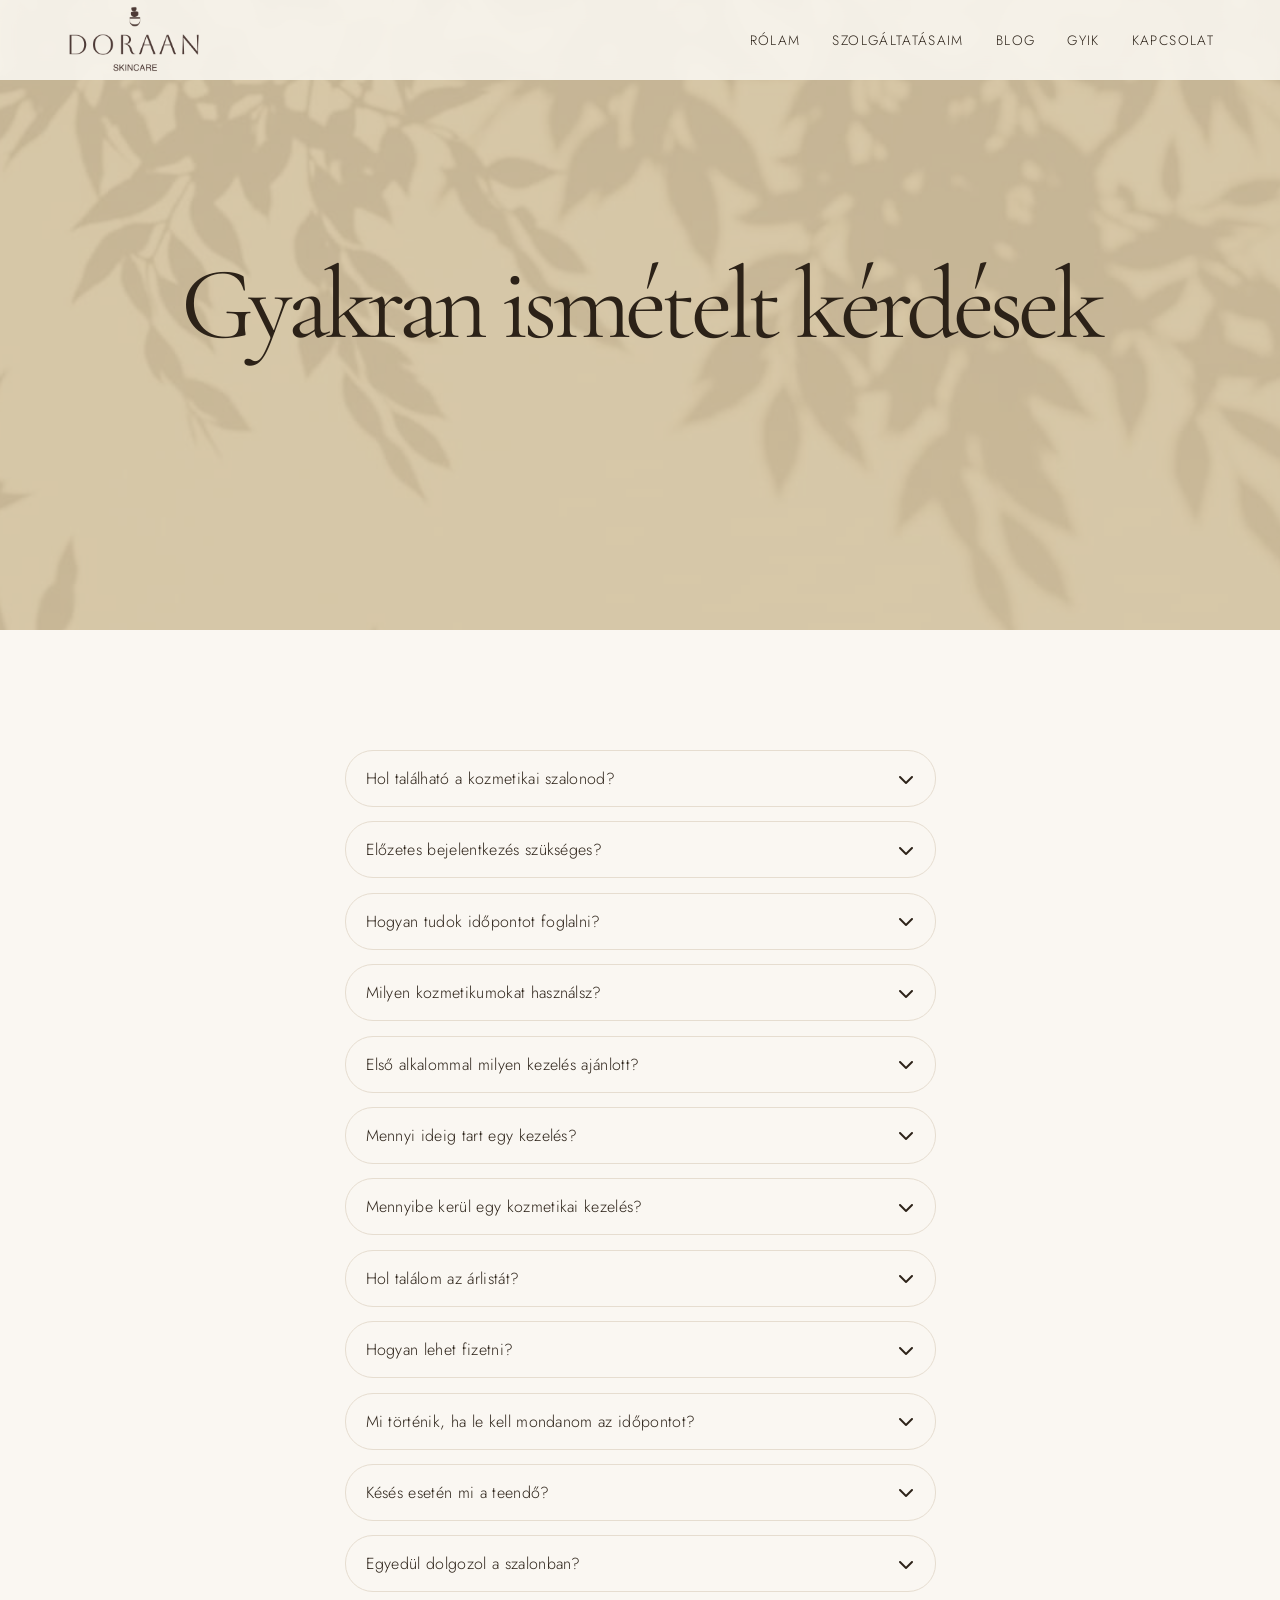
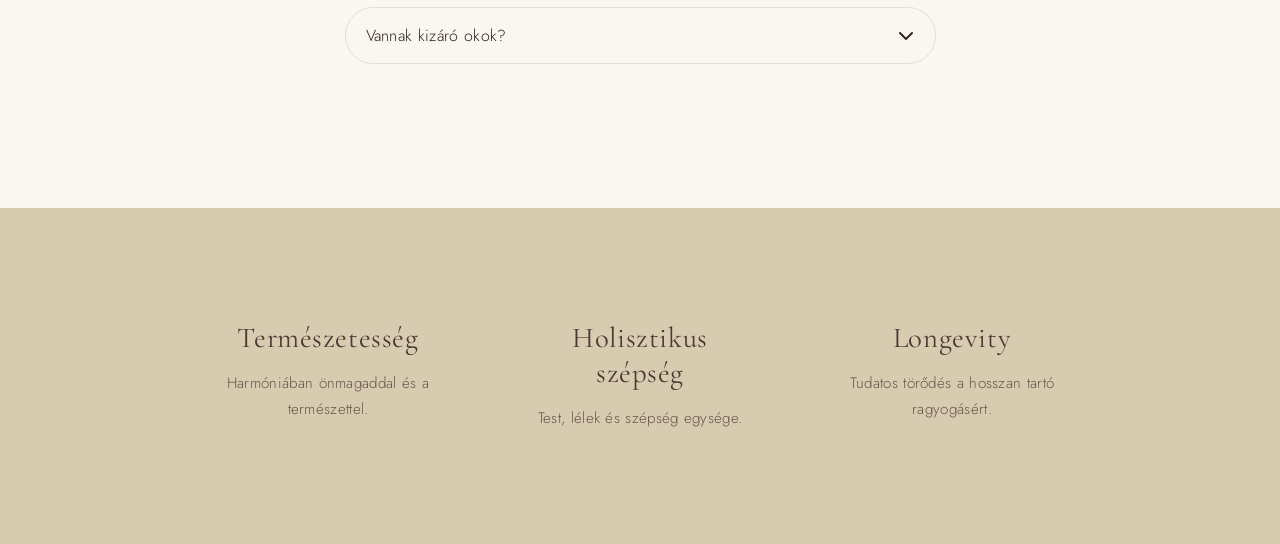
<file: gyik.html>
<!DOCTYPE html>
<html lang="en">
<head>
    <meta charset="UTF-8">
    <meta name="viewport" content="width=device-width, initial-scale=1.0">
    <title>DORAAN - GYIK</title>
    <link rel="icon" type="image/png" sizes="32x32" href="images/favicon-32.png">
    <link rel="icon" type="image/png" sizes="192x192" href="images/favicon-192.png">
    <link rel="stylesheet" href="styles.css?v=0.1.9">
    <link rel="stylesheet" href="https://cdnjs.cloudflare.com/ajax/libs/font-awesome/6.5.0/css/all.min.css">
    <link rel="preconnect" href="https://fonts.googleapis.com">
    <link rel="preconnect" href="https://fonts.gstatic.com" crossorigin>
    <link href="https://fonts.googleapis.com/css2?family=Cormorant+Garamond:ital,wght@0,300;0,400;0,600;1,300&family=Jost:wght@300;400;500&display=swap" rel="stylesheet">
    <link rel="preload" as="image" href="images/stock10.png">
</head>
<body class="face-massage-page">

    <!-- Same navbar as index.html -->
    <nav class="navbar">
        <div class="navbar__container">
            <a href="index.html" id="navbar__logo">
                <img src="images/doraanlogDarkCreamTransparent.png" alt="Doraan logo">
            </a>
            <div class="navbar__toggle" id="mobile-menu">
                <span class="bar"></span>
                <span class="bar"></span>
                <span class="bar"></span>
            </div>
            <ul class="navbar__menu">
                <li class="navbar__item">
                    <a href="index.html#home-intro" class="navbar__links">Rólam</a>
                </li>
                <li class="navbar__item">
                    <a href="index.html#services" class="navbar__links">Szolgáltatásaim</a>
                </li>
                <li class="navbar__item">
                    <a href="blog.html" class="navbar__links">Blog</a>
                </li>
                <li class="navbar__item">
                    <a href="gyik.html" class="navbar__links">GYIK</a>
                </li>
                <li class="navbar__item">
                    <a href="index.html#home-cta" class="navbar__links">Kapcsolat</a>
                </li>
            </ul>
        </div>
    </nav>

    <!-- GYIK Hero -->
<div class="gyik__hero">
    <h1 class="gyik__hero--title">Gyakran ismételt kérdések</h1>
    <!--<p class="gyik__hero--text">Gyakran feltett kérdések a szolgáltatásaimmal kapcsolatban</p>-->
</div>

<!-- GYIK Content -->
<section class="gyik__section">
    <div class="gyik__text">
        <div>
            <div class="gyik__faq">
                <div class="faq-item">
                    <button class="faq-question" aria-expanded="false">
                        <span class="faq-question-text">Hol található a kozmetikai szalonod?</span>
                        <i class="fa-solid fa-chevron-down faq-icon"></i>
                    </button>
                    <div class="faq-answer">Szolnokon, könnyen megközelíthető helyen, a belvárosban. 
Pontos címem: 5000 Szolnok, Baross út 20. (Spirit Beauty Szépségszalon, 3. emelet, 22-es kapucsengő, 5. kezelő)
</div>
                </div>

                <div class="faq-item">
                    <button class="faq-question" aria-expanded="false">
                        <span class="faq-question-text">Előzetes bejelentkezés szükséges?</span>
                        <i class="fa-solid fa-chevron-down faq-icon"></i>
                    </button>
                    <div class="faq-answer">Igen, a kezelések előzetes időpontfoglalással vehetők igénybe.</div>
                </div>

                <div class="faq-item">
                    <button class="faq-question" aria-expanded="false">
                        <span class="faq-question-text">Hogyan tudok időpontot foglalni?</span>
                        <i class="fa-solid fa-chevron-down faq-icon"></i>
                    </button>
                    <div class="faq-answer">Telefonon / messenger üzenetben.</div>
                </div>

                <div class="faq-item">
                    <button class="faq-question" aria-expanded="false">
                        <span class="faq-question-text">Milyen kozmetikumokat használsz?</span>
                        <i class="fa-solid fa-chevron-down faq-icon"></i>
                    </button>
                    <div class="faq-answer">A Cremia termékeit használom, melyek gyógyszerészi szakértelemmel készült prémium magyar natúrkozmetikumok. Bio, organikus, vegán, természetes összetevőket tartalmazó, álltkísérlet mentes, szilikon és parabénmentes termékek.</div>
                </div>

                <div class="faq-item">
                    <button class="faq-question" aria-expanded="false">
                        <span class="faq-question-text">Első alkalommal milyen kezelés ajánlott?</span>
                        <i class="fa-solid fa-chevron-down faq-icon"></i>
                    </button>
                    <div class="faq-answer">Első alkalommal állapotfelmérés történik, és ehhez igazítom a kezelést.
Egyéni bőrtípushoz igazított kezeléseket végzek: tisztító, hidratáló, anti-aging. A kezeléseket bővebben lásd a Szolgáltatásaim menüpontban.
</div>
                </div>

                <div class="faq-item">
                    <button class="faq-question" aria-expanded="false">
                        <span class="faq-question-text">Mennyi ideig tart egy kezelés?</span>
                        <i class="fa-solid fa-chevron-down faq-icon"></i>
                    </button>
                    <div class="faq-answer">Általában 60&ndash;90 perc, a választott kezeléstől függően.</div>
                </div>

                <div class="faq-item">
                    <button class="faq-question" aria-expanded="false">
                        <span class="faq-question-text">Mennyibe kerül egy kozmetikai kezelés?</span>
                        <i class="fa-solid fa-chevron-down faq-icon"></i>
                    </button>
                    <div class="faq-answer">Kezeléstől függően változnak az áraim, mindenkinek személyre szabottan ajánlok kezeléseket. Az árakat lásd a Szolgáltatásaim menüpontban.</div>
                </div>

                <div class="faq-item">
                    <button class="faq-question" aria-expanded="false">
                        <span class="faq-question-text">Hol találom az árlistát?</span>
                        <i class="fa-solid fa-chevron-down faq-icon"></i>
                    </button>
                    <div class="faq-answer">Az árakat a Szolgáltatásaim menüpontban találod.</div>
                </div>

                <div class="faq-item">
                    <button class="faq-question" aria-expanded="false">
                        <span class="faq-question-text">Hogyan lehet fizetni?</span>
                        <i class="fa-solid fa-chevron-down faq-icon"></i>
                    </button>
                    <div class="faq-answer">Készpénzben vagy átutalással tudsz fizetni.</div>
                </div>

                <div class="faq-item">
                    <button class="faq-question" aria-expanded="false">
                        <span class="faq-question-text">Mi történik, ha le kell mondanom az időpontot?</span>
                        <i class="fa-solid fa-chevron-down faq-icon"></i>
                    </button>
                    <div class="faq-answer">Kérlek, legalább 24 órával előtte jelezd.</div>
                </div>

                <div class="faq-item">
                    <button class="faq-question" aria-expanded="false">
                        <span class="faq-question-text">Késés esetén mi a teendő?</span>
                        <i class="fa-solid fa-chevron-down faq-icon"></i>
                    </button>
                    <div class="faq-answer">Késés esetén kérlek jelezd, a kezelés ideje rövidülhet.</div>
                </div>

                <div class="faq-item">
                    <button class="faq-question" aria-expanded="false">
                        <span class="faq-question-text">Egyedül dolgozol a szalonban?</span>
                        <i class="fa-solid fa-chevron-down faq-icon"></i>
                    </button>
                    <div class="faq-answer">Igen, minden vendéggel én foglalkozom, így teljes figyelmet kap a szolgáltatás során.</div>
                </div>

                <div class="faq-item">
                    <button class="faq-question" aria-expanded="false">
                        <span class="faq-question-text">Vannak kizáró okok?</span>
                        <i class="fa-solid fa-chevron-down faq-icon"></i>
                    </button>
                    <div class="faq-answer">Bizonyos bőrproblémák, terhesség vagy betegségek esetén, előzetes egyeztetés szükséges.</div>
                </div>
            </div>
        </div>
        
    </div>
</section>

<!-- Values Section -->
<section class="rolam__values">
    <div class="rolam__value--item">
        <h3>Természetesség</h3>
        <p>Harmóniában önmagaddal és a természettel.</p>
    </div>
    <div class="rolam__value--item">
        <h3>Holisztikus szépség</h3>
        <p>Test, lélek és szépség egysége.</p>
    </div>
    <div class="rolam__value--item">
        <h3>Longevity</h3>
        <p>Tudatos törődés a hosszan tartó ragyogásért.</p>
    </div>
</section>
    <script src="app.js"></script>
</body>
</html>
</file>
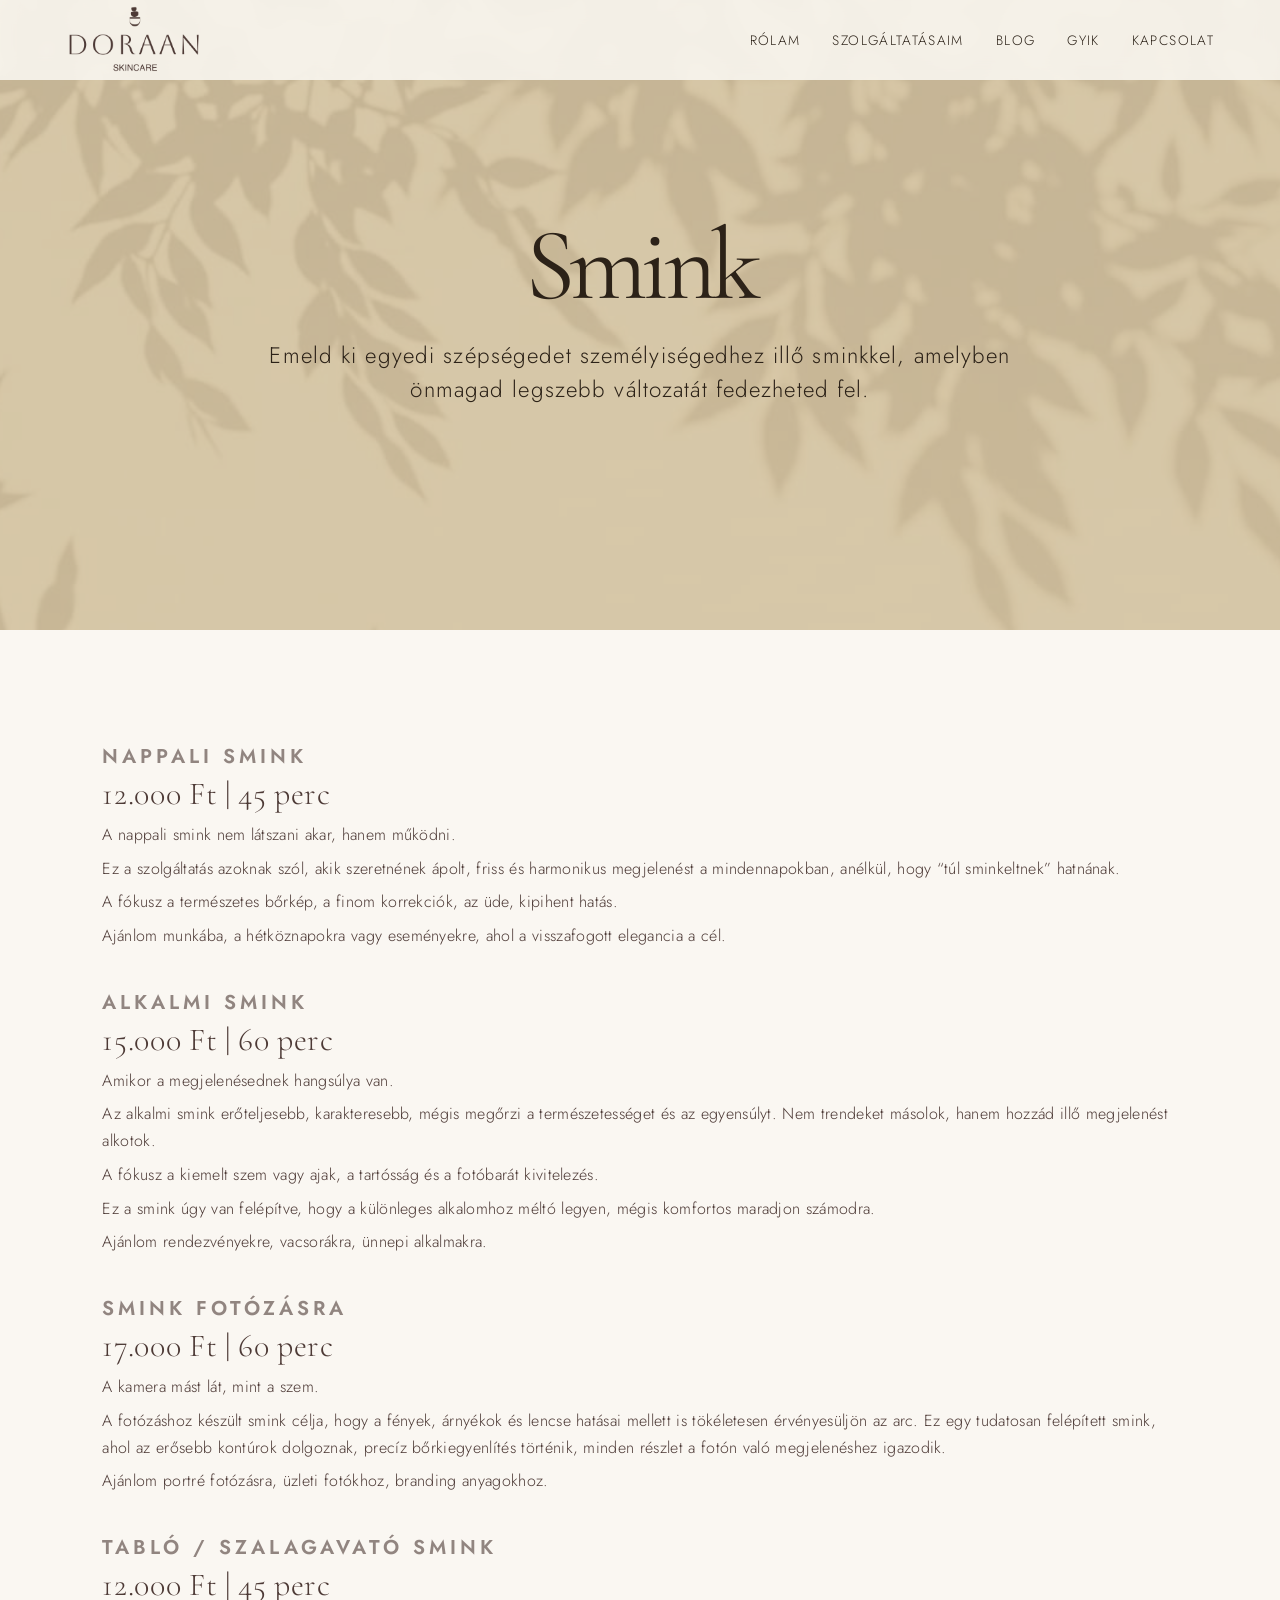
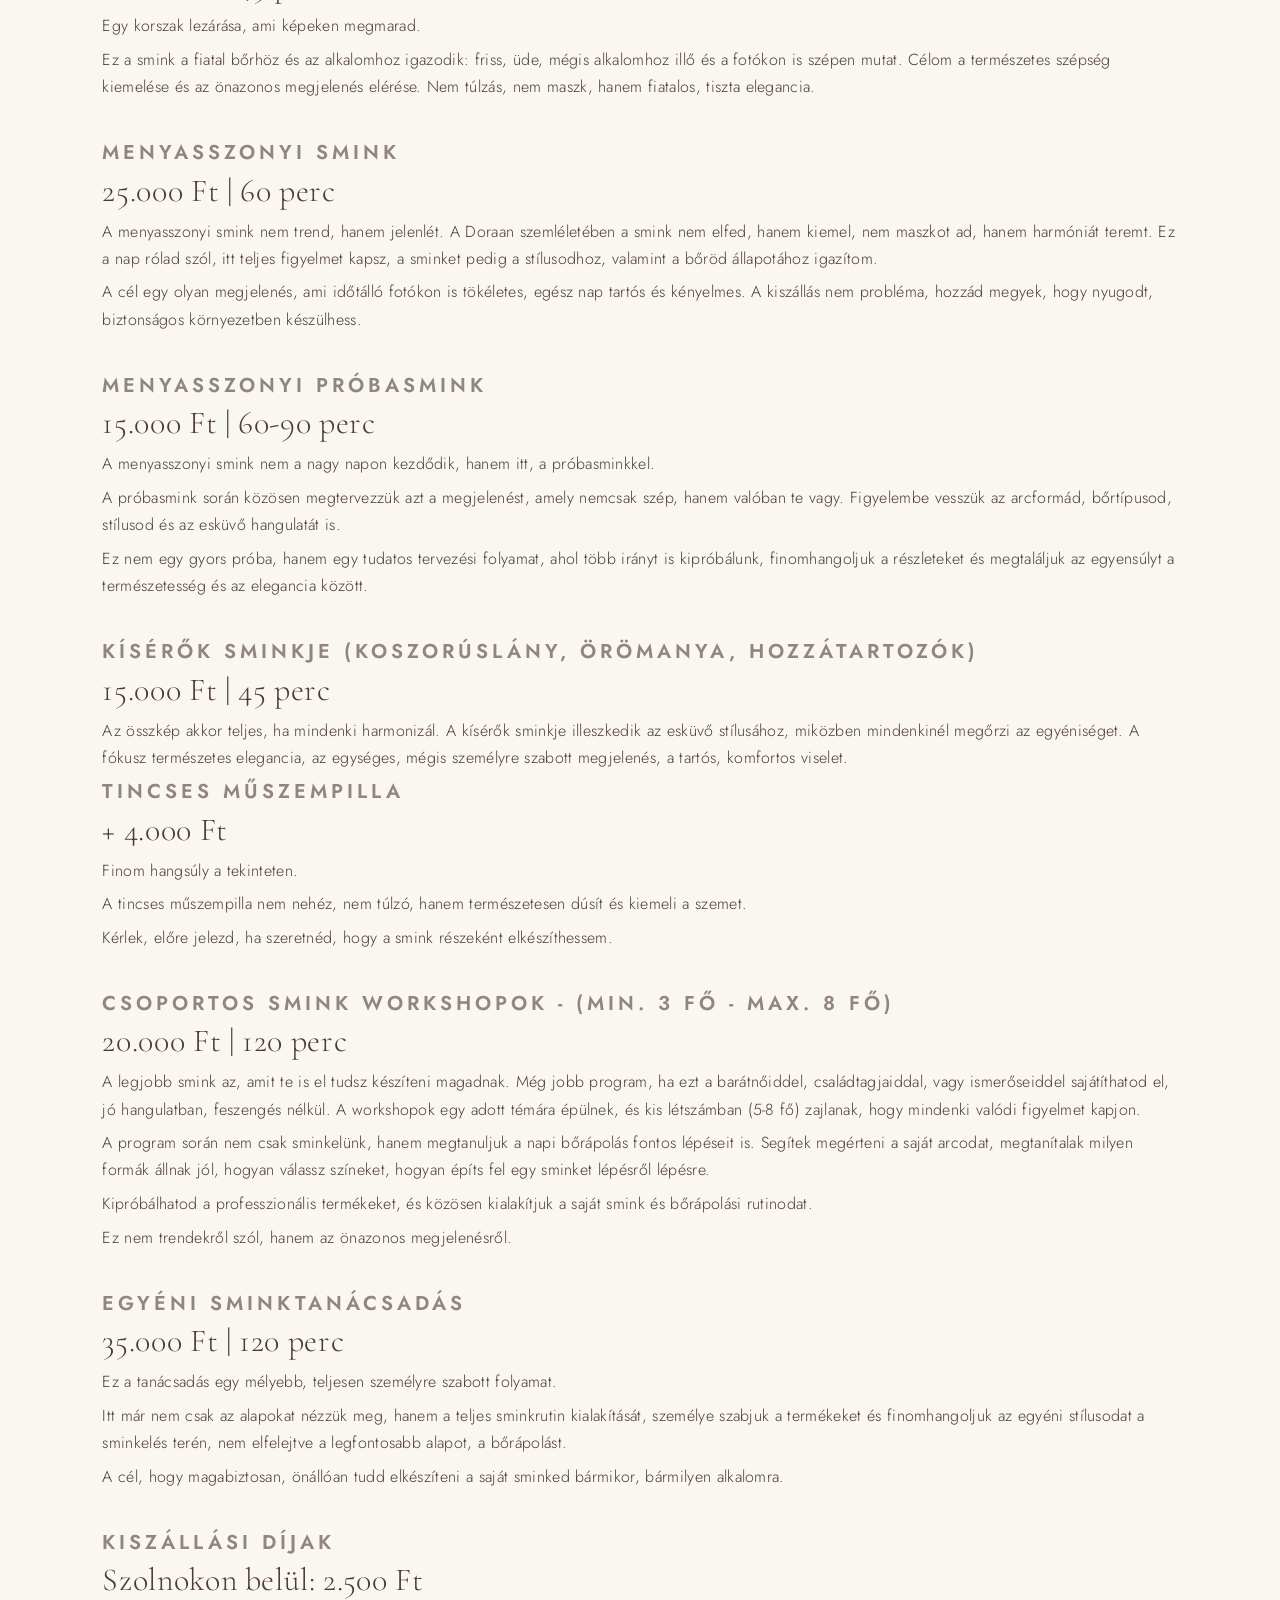
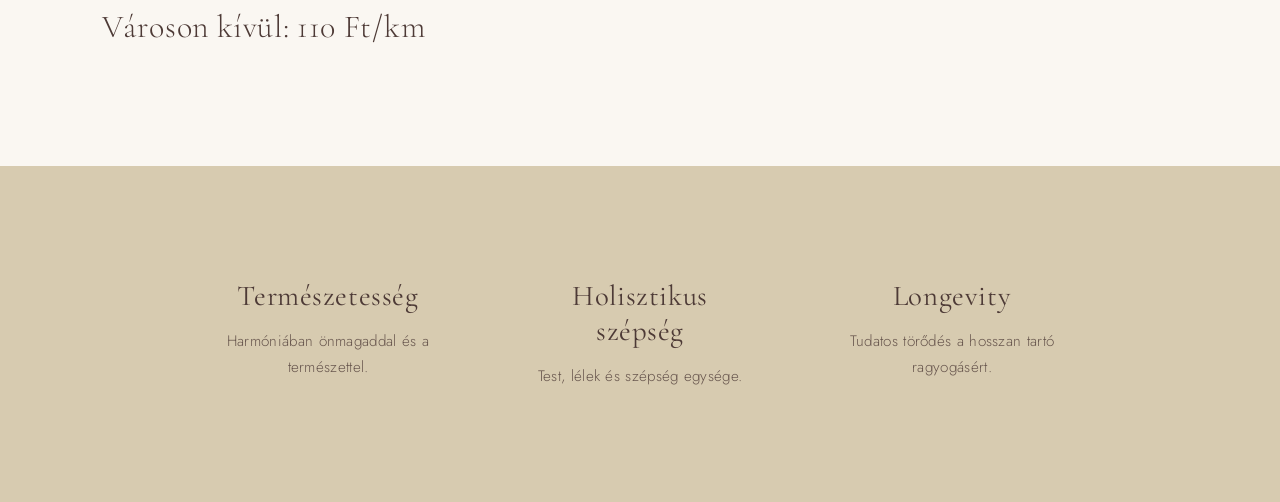
<file: makeup.html>
<!DOCTYPE html>
<html lang="en">
<head>
    <meta charset="UTF-8">
    <meta name="viewport" content="width=device-width, initial-scale=1.0">
    <title>DORAAN - arcmasszázs</title>
    <link rel="icon" type="image/png" sizes="32x32" href="images/favicon-32.png">
    <link rel="icon" type="image/png" sizes="192x192" href="images/favicon-192.png">
    <link rel="stylesheet" href="styles.css?v=0.1.9">
    <link rel="stylesheet" href="https://cdnjs.cloudflare.com/ajax/libs/font-awesome/6.5.0/css/all.min.css">
    <link rel="preconnect" href="https://fonts.googleapis.com">
    <link rel="preconnect" href="https://fonts.gstatic.com" crossorigin>
    <link href="https://fonts.googleapis.com/css2?family=Cormorant+Garamond:ital,wght@0,300;0,400;0,600;1,300&family=Jost:wght@300;400;500&display=swap" rel="stylesheet">
    <link rel="preload" as="image" href="images/stock10.png">
</head>
<body class="face-massage-page">

    <!-- Same navbar as index.html -->
    <nav class="navbar">
        <div class="navbar__container">
            <a href="index.html" id="navbar__logo">
                <img src="images/doraanlogDarkCreamTransparent.png" alt="Doraan logo">
            </a>
            <div class="navbar__toggle" id="mobile-menu">
                <span class="bar"></span>
                <span class="bar"></span>
                <span class="bar"></span>
            </div>
            <ul class="navbar__menu">
                <li class="navbar__item">
                    <a href="index.html#home-intro" class="navbar__links">Rólam</a>
                </li>
                <li class="navbar__item">
                    <a href="index.html#services" class="navbar__links">Szolgáltatásaim</a>
                </li>
                <li class="navbar__item">
                    <a href="blog.html" class="navbar__links">Blog</a>
                </li>
                <li class="navbar__item">
                    <a href="gyik.html" class="navbar__links">GYIK</a>
                </li>
                <li class="navbar__item">
                    <a href="index.html#home-cta" class="navbar__links">Kapcsolat</a>
                </li>
            </ul>
        </div>
    </nav>

    <!-- Makeup Hero -->
<div class="makeup__hero">
    <h1 class="makeup__hero--title">Smink</h1>
    <p class="makeup__hero--text">Emeld ki egyedi szépségedet személyiségedhez illő sminkkel, amelyben önmagad legszebb változatát fedezheted fel.</p>
</div>

<!-- Makeup Content -->
<section class="makeup__section">
    <div class="makeup__text">
        
        <div>
            <p class="makeup__subtitle">Nappali smink</p>
            <p class= "makeup__price">12.000 Ft | 45 perc</p>
            <p class="makeup__body">
                A nappali smink nem látszani akar, hanem működni.
            </p>
            <p class="makeup__body">
                Ez a szolgáltatás azoknak szól, akik szeretnének ápolt, friss és harmonikus megjelenést a mindennapokban, anélkül, hogy “túl sminkeltnek” hatnának.
            </p>
            <p class="makeup__body">
                A fókusz a természetes bőrkép, a finom korrekciók, az üde, kipihent hatás.
            </p>
            <p class="makeup__body">
                Ajánlom munkába, a hétköznapokra vagy eseményekre, ahol a visszafogott elegancia a cél.
            </p>
        </div>
        <div>
            <p class="makeup__subtitle">Alkalmi smink</p>
            <p class= "makeup__price">15.000 Ft | 60 perc</p>
            <p class="makeup__body">
                Amikor a megjelenésednek hangsúlya van.
            </p>
            <p class="makeup__body">
                Az alkalmi smink erőteljesebb, karakteresebb, mégis megőrzi a természetességet és az egyensúlyt. Nem trendeket másolok, hanem hozzád illő megjelenést alkotok.
            </p>
            <p class="makeup__body">A fókusz a kiemelt szem vagy ajak, a tartósság és a fotóbarát kivitelezés.</p>
            <p class="makeup__body">Ez a smink úgy van felépítve, hogy a különleges alkalomhoz méltó legyen, mégis komfortos maradjon számodra.</p>
            <p class="makeup__body">Ajánlom rendezvényekre, vacsorákra, ünnepi alkalmakra.</p>
        </div>
        <div>
            <p class="makeup__subtitle">Smink fotózásra</p>
            <p class= "makeup__price">17.000 Ft | 60 perc</p>
            <p class="makeup__body">
                A kamera mást lát, mint a szem.
            </p>
            <p class="makeup__body">
                A fotózáshoz készült smink célja, hogy a fények, árnyékok és lencse hatásai mellett is tökéletesen érvényesüljön az arc. Ez egy tudatosan felépített smink, ahol az erősebb kontúrok dolgoznak, precíz bőrkiegyenlítés történik, minden részlet a fotón való megjelenéshez igazodik.
            </p>
            <p class="makeup__body">Ajánlom portré fotózásra, üzleti fotókhoz, branding anyagokhoz.</p>
        </div>
        <div>
            <p class="makeup__subtitle">Tabló / szalagavató smink</p>
            <p class= "makeup__price">12.000 Ft | 45 perc</p>
            <p class="makeup__body">
                Egy korszak lezárása, ami képeken megmarad.
            </p>
            <p class="makeup__body">
                Ez a smink a fiatal bőrhöz és az alkalomhoz igazodik: friss, üde, mégis alkalomhoz illő és a fotókon is szépen mutat. Célom a természetes szépség kiemelése és az önazonos megjelenés elérése. Nem túlzás, nem maszk, hanem fiatalos, tiszta elegancia.
            </p>
        </div>
        <div>
            <p class="makeup__subtitle">Menyasszonyi smink</p>
            <p class= "makeup__price">25.000 Ft | 60 perc</p>
            <p class="makeup__body">
                A menyasszonyi smink nem trend, hanem jelenlét. A Doraan szemléletében a smink nem elfed, hanem kiemel, nem maszkot ad, hanem harmóniát teremt. Ez a nap rólad szól, itt teljes figyelmet kapsz, a sminket pedig a stílusodhoz, valamint a bőröd állapotához igazítom.
            </p>
            <p class="makeup__body">
                A cél egy olyan megjelenés, ami időtálló fotókon is tökéletes, egész nap tartós és kényelmes. A kiszállás nem probléma, hozzád megyek, hogy nyugodt, biztonságos környezetben készülhess.
            </p>
        </div>
        <div>
            <p class="makeup__subtitle">Menyasszonyi próbasmink</p>
            <p class= "makeup__price">15.000 Ft | 60-90 perc</p>
            <p class="makeup__body">
                A menyasszonyi smink nem a nagy napon kezdődik, hanem itt, a próbasminkkel.
            </p>
            <p class="makeup__body">
                A próbasmink során közösen megtervezzük azt a megjelenést, amely nemcsak szép, hanem valóban te vagy. Figyelembe vesszük az arcformád, bőrtípusod, stílusod és az esküvő hangulatát is.
            </p>
            <p class="makeup__body">
                Ez nem egy gyors próba, hanem egy tudatos tervezési folyamat, ahol több irányt is kipróbálunk, finomhangoljuk a részleteket és megtaláljuk az egyensúlyt a természetesség és az elegancia között.
            </p>
        </div>
        <div>
            <p class="makeup__subtitle">Kísérők sminkje (koszorúslány, örömanya, hozzátartozók)</p>
            <p class= "makeup__price">15.000 Ft | 45 perc</p>
            <p class="makeup__body">
                Az összkép akkor teljes, ha mindenki harmonizál.
A kísérők sminkje illeszkedik az esküvő stílusához, miközben mindenkinél megőrzi az egyéniséget. A fókusz természetes elegancia, az egységes, mégis személyre szabott megjelenés, a tartós, komfortos viselet.

            </p>
            <p class="makeup__subtitle">
                Tincses műszempilla
            </p>
            <p class="makeup__price">
                + 4.000 Ft
            </p>
            <p class="makeup__body">
                Finom hangsúly a tekinteten.
            </p>
            <p class="makeup__body">
                A tincses műszempilla nem nehéz, nem túlzó, hanem természetesen dúsít és kiemeli a szemet.
            </p>
            <p class="makeup__body">
                Kérlek, előre jelezd, ha szeretnéd, hogy a smink részeként elkészíthessem.
            </p>
        </div>
        <div>
            <p class="makeup__subtitle">Csoportos smink workshopok - (min. 3 fő - max. 8 fő) </p>
            <p class= "makeup__price">20.000 Ft | 120 perc</p>
            <p class="makeup__body">
                A legjobb smink az, amit te is el tudsz készíteni magadnak. Még jobb program, ha ezt a barátnőiddel, családtagjaiddal, vagy ismerőseiddel sajátíthatod el, jó hangulatban, feszengés nélkül. A workshopok egy adott témára épülnek, és kis létszámban (5-8 fő) zajlanak, hogy mindenki valódi figyelmet kapjon.
            </p>
            <p class="makeup__body">
                A program során nem csak sminkelünk, hanem megtanuljuk a napi bőrápolás fontos lépéseit is. Segítek megérteni a saját arcodat, megtanítalak milyen formák állnak jól, hogyan válassz színeket, hogyan építs fel egy sminket lépésről lépésre.
            </p>
            <p class="makeup__body">
                Kipróbálhatod a professzionális termékeket, és közösen kialakítjuk a saját smink és bőrápolási rutinodat.
            </p>
            <p class="makeup__body">
                Ez nem trendekről szól, hanem az önazonos megjelenésről.
            </p>
        </div>
        <div>
            <p class="makeup__subtitle">Egyéni sminktanácsadás</p>
            <p class= "makeup__price">35.000 Ft | 120 perc</p>
            <p class="makeup__body">
                Ez a tanácsadás egy mélyebb, teljesen személyre szabott folyamat.
            </p>
            <p class="makeup__body">
                Itt már nem csak az alapokat nézzük meg, hanem a teljes sminkrutin kialakítását, személye szabjuk a termékeket és finomhangoljuk az egyéni stílusodat a sminkelés terén, nem elfelejtve a legfontosabb alapot, a bőrápolást.
            <p class="makeup__body">
                A cél, hogy magabiztosan, önállóan tudd elkészíteni a saját sminked bármikor, bármilyen alkalomra.
            </p>
        </div>
        <div>
            <p class="makeup__subtitle">Kiszállási díjak</p>
            <p class= "makeup__price">Szolnokon belül: 2.500 Ft</p>
            <p class= "makeup__price">Városon kívül: 110 Ft/km</p>
        </div>
    </div>
</section>

<!-- Values Section -->
<section class="rolam__values">
    <div class="rolam__value--item">
        <h3>Természetesség</h3>
        <p>Harmóniában önmagaddal és a természettel.</p>
    </div>
    <div class="rolam__value--item">
        <h3>Holisztikus szépség</h3>
        <p>Test, lélek és szépség egysége.</p>
    </div>
    <div class="rolam__value--item">
        <h3>Longevity</h3>
        <p>Tudatos törődés a hosszan tartó ragyogásért.</p>
    </div>
</section>
    <script src="app.js"></script>
</body>
</html>
</file>
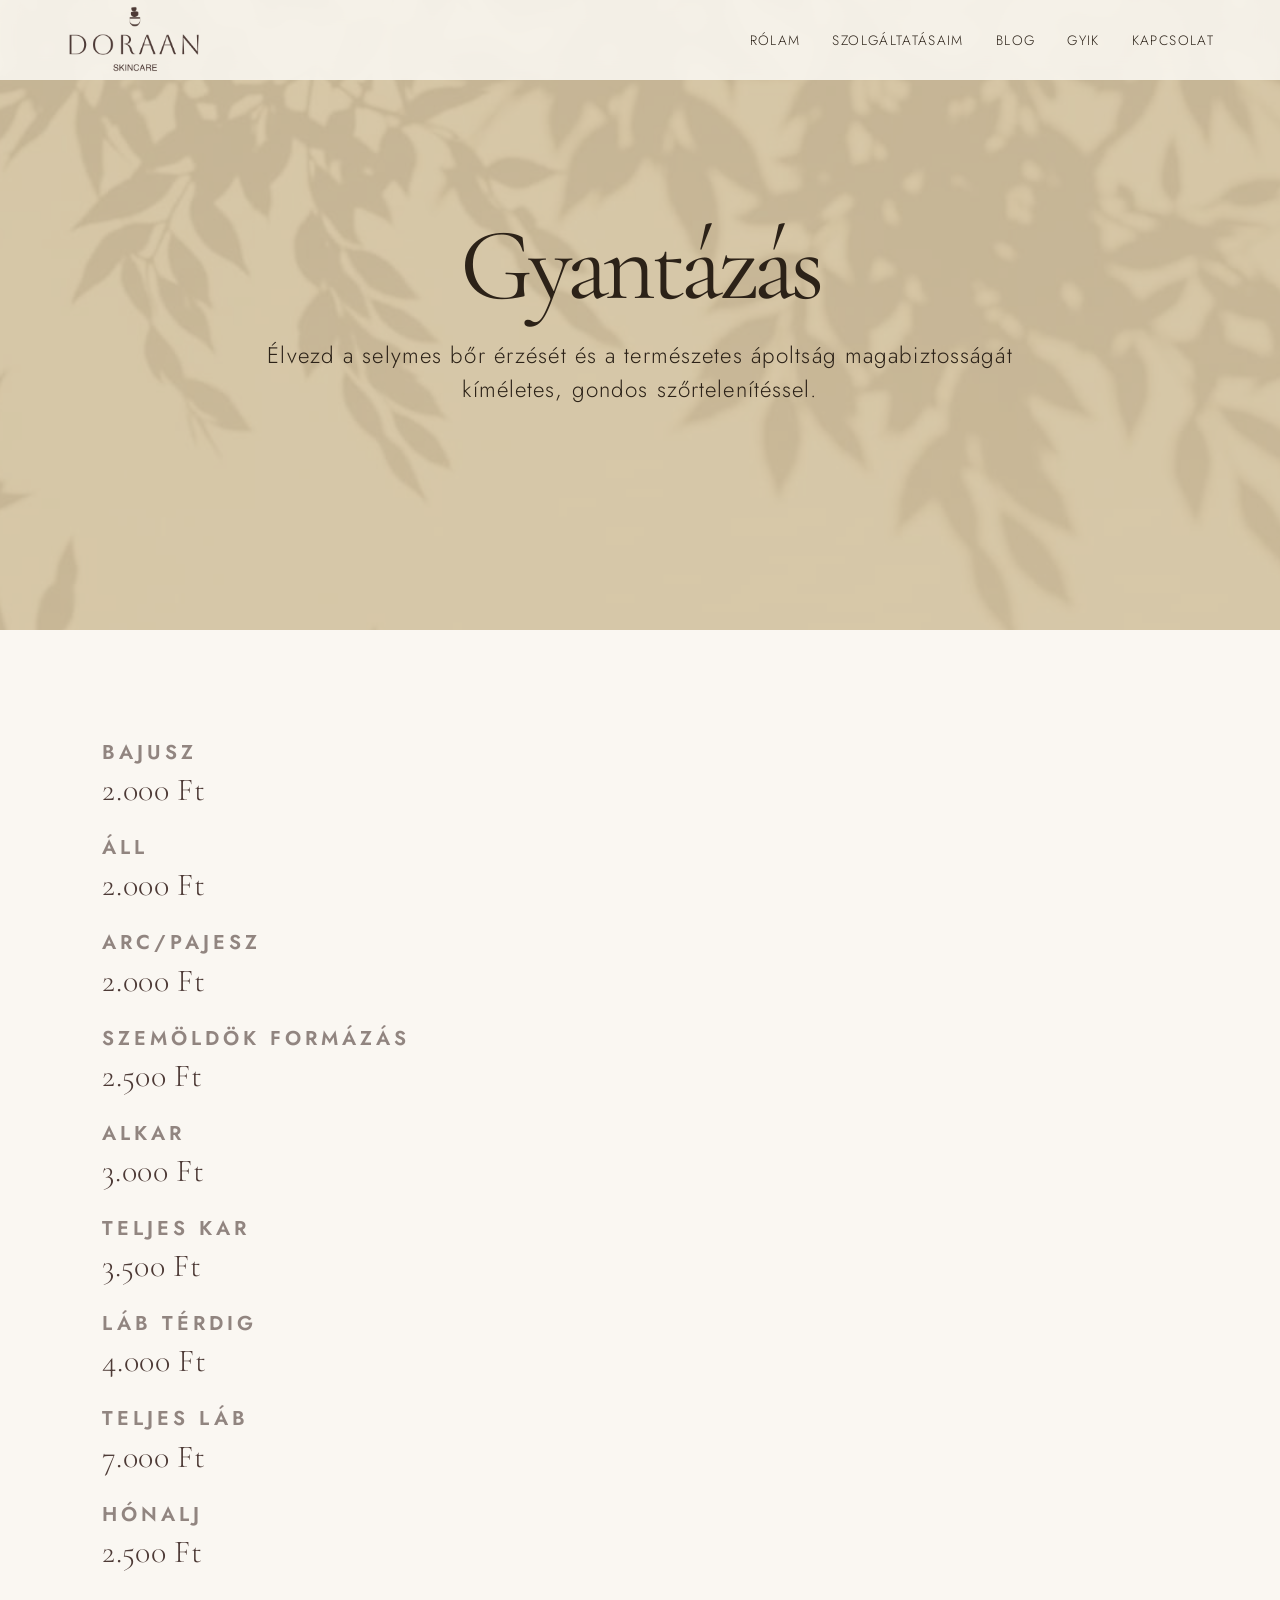
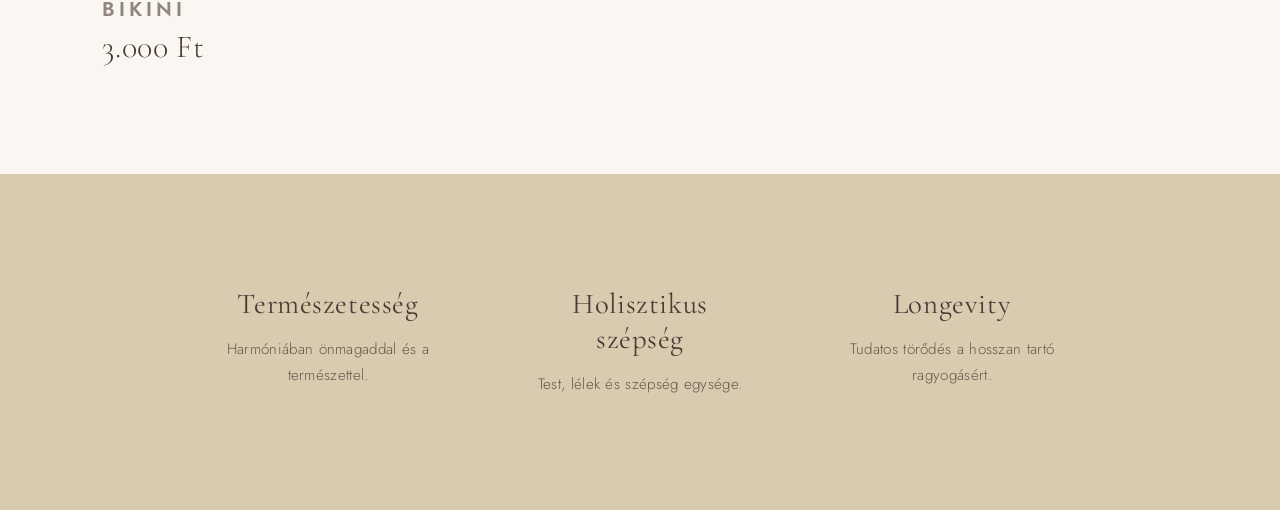
<file: waxing.html>
<!DOCTYPE html>
<html lang="en">
<head>
    <meta charset="UTF-8">
    <meta name="viewport" content="width=device-width, initial-scale=1.0">
    <title>DORAAN - gyantázás</title>
    <link rel="icon" type="image/png" sizes="32x32" href="images/favicon-32.png">
    <link rel="icon" type="image/png" sizes="192x192" href="images/favicon-192.png">
    <link rel="stylesheet" href="styles.css?v=0.1.9">
    <link rel="stylesheet" href="https://cdnjs.cloudflare.com/ajax/libs/font-awesome/6.5.0/css/all.min.css">
    <link rel="preconnect" href="https://fonts.googleapis.com">
    <link rel="preconnect" href="https://fonts.gstatic.com" crossorigin>
    <link href="https://fonts.googleapis.com/css2?family=Cormorant+Garamond:ital,wght@0,300;0,400;0,600;1,300&family=Jost:wght@300;400;500&display=swap" rel="stylesheet">
    <link rel="preload" as="image" href="images/stock10.png">
</head>
<body class="waxing-page">

    <!-- Same navbar as index.html -->
    <nav class="navbar">
        <div class="navbar__container">
            <a href="index.html" id="navbar__logo">
                <img src="images/doraanlogDarkCreamTransparent.png" alt="Doraan logo">
            </a>
            <div class="navbar__toggle" id="mobile-menu">
                <span class="bar"></span>
                <span class="bar"></span>
                <span class="bar"></span>
            </div>
            <ul class="navbar__menu">
                <li class="navbar__item">
                    <a href="index.html#home-intro" class="navbar__links">Rólam</a>
                </li>
                <li class="navbar__item">
                    <a href="index.html#services" class="navbar__links">Szolgáltatásaim</a>
                </li>
                <li class="navbar__item">
                    <a href="blog.html" class="navbar__links">Blog</a>
                </li>
                <li class="navbar__item">
                    <a href="gyik.html" class="navbar__links">GYIK</a>
                </li>
                <li class="navbar__item">
                    <a href="index.html#home-cta" class="navbar__links">Kapcsolat</a>
                </li>
            </ul>
        </div>
    </nav>

    <!-- Waxing Hero -->
<div class="waxing__hero">
    <h1 class="waxing__hero--title">Gyantázás</h1>
    <p class="waxing__hero--text">Élvezd a selymes bőr érzését és a természetes ápoltság magabiztosságát kíméletes, gondos szőrtelenítéssel.</p>
</div>

<!-- Waxing Content -->

<section class="waxing__section">
    <div class="waxing__text">
        <div>
            <p class="waxing__subtitle">Bajusz</p>
            <p class= "waxing__price">2.000 Ft</p>
        </div>
        <div>
            <p class="waxing__subtitle">Áll</p>
            <p class= "waxing__price">2.000 Ft</p>
        </div>
        <div>
            <p class="waxing__subtitle">Arc/pajesz</p>
            <p class= "waxing__price">2.000 Ft</p>
        </div>
        <div>
            <p class="waxing__subtitle">Szemöldök formázás</p>
            <p class= "waxing__price">2.500 Ft</p>
        </div>
        <div>
            <p class="waxing__subtitle">Alkar</p>
            <p class= "waxing__price">3.000 Ft</p>
        </div>
        <div>
            <p class="waxing__subtitle">Teljes kar</p>
            <p class= "waxing__price">3.500 Ft</p>
        </div>
        <div>
            <p class="waxing__subtitle">Láb térdig</p>
            <p class= "waxing__price">4.000 Ft</p>
        </div>
        <div>
            <p class="waxing__subtitle">Teljes láb</p>
            <p class= "waxing__price">7.000 Ft</p>
        </div>
        <div>
            <p class="waxing__subtitle">Hónalj</p>
            <p class= "waxing__price">2.500 Ft</p>
        </div>
        <div>
            <p class="waxing__subtitle">Bikini</p>
            <p class= "waxing__price">3.000 Ft</p>
        </div>
    </div>
</section>

<!-- Values Section -->
<section class="rolam__values">
    <div class="rolam__value--item">
        <h3>Természetesség</h3>
        <p>Harmóniában önmagaddal és a természettel.</p>
    </div>
    <div class="rolam__value--item">
        <h3>Holisztikus szépség</h3>
        <p>Test, lélek és szépség egysége.</p>
    </div>
    <div class="rolam__value--item">
        <h3>Longevity</h3>
        <p>Tudatos törődés a hosszan tartó ragyogásért.</p>
    </div>
</section>
    <script src="app.js"></script>
</body>
</html>
</file>
<file: styles.css>
* {
    box-sizing: border-box;
    margin: 0;
    padding: 0;
    font-family: 'Jost', sans-serif;
    font-weight: 300;
    letter-spacing: 0.02em;
}

html, body {
    overflow-x: hidden;
    scroll-behavior: auto;
}

.navbar {
    background: rgba(250, 247, 242, 0.88);
    backdrop-filter: blur(10px);
    -webkit-backdrop-filter: blur(10px);
    height: 80px;
    display: flex;
    justify-content: center;
    align-items: center;
    font-size: 0.85rem;
    letter-spacing: 0.12em;
    text-transform: uppercase;
    position: fixed;
    top: 0;
    width: 100%;
    z-index: 999;
 }

 .navbar__container {
    display: flex; /*The logo NEXT moved to the side*/
    justify-content: space-between;/*it will see on mobile phone*/
    height: 80px;
    z-index: 1; /*make above of everything*/
    width: 100%; /*itt separate the nav items and the logos to the two corner/side ot the pages*/
    max-width: 1300px;
    margin: 0 auto ; /*first value is the top, second is right, bottom, left if you use 0 0 0 0 definitin. If you use two parameter the the first is top and bottom, second is left/right*/
    padding: 0 50px; /*same as above*/
 }

#navbar__logo img {
    height: 170px;
    width: auto;
}

 /*use # because it is a logo*/
#navbar__logo {
    color: #2C2218;
    background: none;
    -webkit-text-fill-color: unset;
    -moz-text-fill-color: unset;
    display: flex;
    align-items: center;
    cursor: pointer;
    text-decoration: none;
    font-size: 2rem;
    font-family: 'Cormorant Garamond', serif;
    font-weight: 400;
}

/*It the actual icon style*/
.fa-gem {
    margin-right: 0.5rem;
}

.navbar__menu {
    display: flex; /*It put the list element int a one row*/
    align-items: center;
    list-style: none; /*Itt will separate the list element -> nem csusznak egymasba*/
    text-align: center;
}

.navbar__item {
    height: 80px;
}

.navbar__links {
    color: #2C2218;
    display: flex;
    align-items: center;
    justify-content: center;
    text-decoration: none;
    padding: 0 1rem;
    height: 100%;
    letter-spacing: 0.1em;
    font-weight: 300;
}

.navbar__btn {
    display: flex;
    justify-content: center;
    align-items: center;
    padding: 0 1rem;
    width: 100%;
}

.button {
    display: flex;
    justify-content: center;
    align-items: center;
    text-decoration: none;
    padding: 10px 24px;
    height: 100%;
    width: 100%;
    border: 1px solid #2C2218;
    outline: none;
    border-radius: 0;
    background: transparent;
    color: #2C2218;
    letter-spacing: 0.12em;
    text-transform: uppercase;
    font-size: 0.78rem;
    font-weight: 400;
}

/*define hover effect*/
.button:hover {
    background: #2C2218;
    color: #FAF7F2;
    transition: all 0.4s ease;
}

.navbar__links:hover {
    color: #9C7E5F;
    transition: all 0.3s ease;
}

/*---- mobile responseve part ----*/

/*It triggers at 960px*/
@media screen and (max-width: 960px) {
    .navbar {
        position: fixed;
        top: 0;
        width: 100%;
        background: rgba(250, 247, 242, 0.95);
        backdrop-filter: blur(10px);
        -webkit-backdrop-filter: blur(10px);
    }

    .navbar__container {
        display: flex;
        justify-content: space-between;
        height: 80;
        z-index: 1; /*make above of everything*/
        width: 100%;
        max-width: 1300px;
        padding: 0;
    }

    /*This is the mobile menu bars which appear when the windows size is mobile device sized (belowe our minimum settings)*/
    .navbar__menu {
        display: grid;
        grid-template-columns: auto;
        margin: 0;
        width: 100%;
        position: absolute; /*CHECK IT, it put the menu items center but check it*/
        top: -1000px; /*The animation coming from the top and because big negativ number it ensures that it will never seen. When we click it set the top back to the value where we can see it*/
        opacity: 0; /*0 because we dont want to see it*/
        transition: all 0.5s ease;
        height: auto; /*viewport height*/
        z-index: -1;
        background: #FAF7F2;
    }

    /*JavaScript to trigger this*/
    .navbar__menu.active {
        background: #FAF7F2;
        top: 100%; /*This value essentially show the entire active menu*/
        opacity: 1; /*so we will see it*/
        transition: all 0.5s ease;
        z-index: 99;
        font-size: 1.6rem;
        height: 70vh;
        max-height: calc(100vh - 80px);
        max-height: calc(100dvh - 80px);
        overflow-y: auto;
        overscroll-behavior: contain;
    }

    #navbar__logo {
        padding-left: 25px;
        color: #2C2218;
        -webkit-text-fill-color: unset;
        -moz-text-fill-color: unset;
    }

    .navbar__links {
        color: #2C2218;
    }

    /*check why need white space befor .bar*/
    .navbar__toggle .bar {
        width:25px;
        height: 3px;
        margin: 5px auto;
        transition: all 0.3s ease-in-out;
        background: #2C2218;
    }

    .navbar__item {
        width: 100%;
    }

    .navbar__links {
        text-align: center;
        padding: 2rem;
        width: 100%;
        display: table;
    }

    /*# means id*/
    #mobile-menu {
        position: absolute;
        top: 25%;
        right: 5%;
        transform: translate(5%, 20%);
    }

    .navbar__btn {
        padding-bottom: 2rem;
    }

    .button {
        display: flex;
        justify-content: center;
        align-items: center;
        width: 80%;
        height: 80px;
        margin: 0;
    }

    .navbar__toggle .bar {
        display: block;
        cursor: pointer;
    }

    /*nth-child(2) means its targets the second child*/
    #mobile-menu.is-active .bar:nth-child(2) {
        opacity: 0; /*its mean we dont want to see it at all*/
    }

    /*we want to target the top bar so its 1*/
    #mobile-menu.is-active .bar:nth-child(1) {
        transform: translateY(8px) rotate(45deg);
    }

    /*we want to target the third bar now*/
    #mobile-menu.is-active .bar:nth-child(3) {
        transform: translateY(-8px) rotate(-45deg);
    }

}

@media screen and (max-width: 960px) and (orientation: landscape) {
    .navbar__menu.active {
        height: auto;
        max-height: calc(100vh - 80px);
        max-height: calc(100dvh - 80px);
        overflow-y: auto;
        overscroll-behavior: contain;
    }
}

/*Index html -- Start*/
/*Hero Section CSS*/
.main {
    background-color: #1a1510;
    background-image:
        linear-gradient(rgba(17, 12, 8, 0.38), rgba(17, 12, 8, 0.52)),
        url('images/heroSectionImage.jpg');
    background-size: cover;
    background-position: center;
    background-repeat: no-repeat;
    min-height: 100vh;
    width: 100%;
    position: relative;
    display: flex;
    align-items: center;
    justify-content: center;
    padding: 2rem 2.5rem;
}

.main::after {
    content: '';
    position: absolute;
    bottom: 0;
    left: 0;
    width: 100%;
    height: 30%;
    background: linear-gradient(to bottom, transparent, #FAF7F2);
    pointer-events: none;
    z-index: 1;
}

.main__content {
    position: relative;
    z-index: 2;
    width: 100%;
    max-width: 1000px;
    text-align: center;
    color: #FAF7F2;
}

.main__eyebrow,
.section-tag {
    font-size: 0.78rem;
    text-transform: uppercase;
    letter-spacing: 0.24em;
    color: #FAF7F2;
}

.main__eyebrow {
    position: absolute;
    z-index: 2;
    top: calc(80px + 1.5rem);
    left: 2.5rem;
    right: 2.5rem;
    text-align: center;
}

.main__eyebrow::after {
    content: '';
    position: absolute;
    top: calc(100% + 0.45rem);
    left: 0;
    right: 0;
    height: 1px;
    background: rgba(250, 247, 242, 0.9);
}

.section-tag {
    color: #9C7E5F;
    margin-bottom: 1rem;
    display: inline-block;
}

.main__content h1 {
    font-family: 'Cormorant Garamond', serif;
    font-size: clamp(3.25rem, 9vw, 6.4rem);
    line-height: 0.82;
    letter-spacing: -0.055em;
    text-transform: none;
    margin: 0 0 1.2rem;
    color: #FAF7F2;
    font-weight: 400;
}

.main__content h2 {
    font-family: 'Cormorant Garamond', serif;
    font-size: clamp(1.8rem, 4.5vw, 3rem);
    margin-bottom: 1rem;
    font-weight: 400;
    color: #FAF7F2;
}

.main__description {
    max-width: 720px;
    margin: 0 auto;
    font-size: clamp(0.88rem, 1.7vw, 1.02rem);
    line-height: 1.5;
    color: rgba(250, 247, 242, 0.9);
}

.main__actions {
    display: flex;
    align-items: center;
    justify-content: center;
    gap: 1rem;
    flex-wrap: wrap;
    margin-top: 2rem;
    margin-bottom: 0;
}

.main__btn {
    font-size: 0.78rem;
    background: transparent;
    padding: 8px 32px;
    border: 1px solid rgba(250, 247, 242, 0.9);
    border-radius: 0;
    color: #fff;
    cursor: pointer;
    position: relative;
    transition: all 0.4s;
    outline: none;
    letter-spacing: 0.15em;
    text-transform: uppercase;
    text-decoration: none;
    display: inline-flex;
    align-items: center;
    justify-content: center;
}

.main__btn:after {
    position: absolute;
    content: '';
    top: 0;
    left: 0;
    width: 0;
    height: 100%;
    background: rgba(255, 255, 255, 0.18);
    transition: all 0.4s;
    border-radius: 0;
    z-index: 0;
}

.main__btn:hover:after {
    width: 100%;
}

.main__btn:hover {
    color: #fff;
}

.main__btn--ghost {
    background: rgba(250, 247, 242, 0.12);
}

.home-intro {
    display: grid;
    grid-template-columns: 1.05fr 0.95fr;
    align-items: center;
    gap: 3rem;
    padding: 5rem 8%;
    background: #FAF7F2;
    margin-top: -3rem;
    position: relative;
    z-index: 3;
}

.home-intro__image img {
    width: 100%;
    height: auto;
    aspect-ratio: 3 / 2;
    object-fit: cover;
    object-position: center top;
    border-radius: 22px;
    box-shadow: 0 25px 60px rgba(44, 34, 24, 0.12);
}

.home-intro__copy {
    max-width: 520px;
}

.home-intro__copy h2 {
    font-family: 'Cormorant Garamond', serif;
    font-size: clamp(2.2rem, 5vw, 3.5rem);
    line-height: 1.1;
    color: #2C2218;
    margin-bottom: 1rem;
    font-weight: 400;
}

.home-intro__copy h2::after {
    content: '';
    display: block;
    width: auto;
    height: 1px;
    background: #2C2218;
    margin-top: 1rem;
}

.home-intro__copy p {
    color: #5C4A3A;
    line-height: 1.9;
    margin-bottom: 1.5rem;
}

/* Give the image more space on medium and tablet-sized desktop layouts. */
@media screen and (min-width: 769px) and (max-width: 1400px) {
    .home-intro {
        grid-template-columns: 1.05fr 0.95fr;
        gap: 2.5rem;
        padding-left: 4%;
        padding-right: 4%;
    }

    .home-intro__image img {
        height: 540px;
        object-position: center top;
    }
}

.main_products {
    background: #FAF7F2;
    padding: 0;
}

.main_products__image-wrap {
    width: 100%;
    
}

.main_products__image-wrap img {
    display: block;
    width: 100%;
    height: auto;
}

.main_products__image-wrap::after {
    content: '';
    position: absolute;
    inset: 0;
    background: linear-gradient(to bottom, rgba(17, 12, 8, 0.12), rgba(17, 12, 8, 0.38));
    pointer-events: none;
}

.salon {
    background: #FAF7F2;
    padding: 5rem 5.5%;
}

.salon__heading {
    max-width: 1180px;
    margin: 0 auto 2.2rem;
    text-align: center;
    border-bottom: 1px solid rgba(92, 74, 58, 0.55);
    padding-bottom: 1rem;
}

.salon__heading h2 {
    color: #5C4A3A;
    font-family: 'Cormorant Garamond', serif;
    font-size: clamp(2rem, 3vw, 2.8rem);
    font-weight: 400;
    letter-spacing: 0.04em;
}

.salon__grid {
    display: grid;
    grid-template-columns: repeat(4, minmax(0, 1fr));
    gap: 1rem;
    max-width: 1180px;
    margin: 0 auto;
}

.salon__image {
    width: 100%;
    aspect-ratio: 1 / 1;
    overflow: hidden;
}

.salon__image img {
    display: block;
    width: 100%;
    height: 100%;
    object-fit: cover;
}

.salon__item h3 {
    margin-top: 1rem;
    color: #5C4A3A;
    font-family: 'Cormorant Garamond', serif;
    font-size: clamp(1.35rem, 2vw, 2rem);
    font-weight: 400;
    line-height: 1;
}

.salon__item p {
    margin-top: 0.35rem;
    color: #5C4A3A;
    font-size: 0.72rem;
    font-weight: 500;
    letter-spacing: 0.16em;
}

.home-cta {
    background: #2C2218;
    padding: 3rem 2rem;
}

.home-cta__content {
    max-width: 900px;
    margin: 0 auto;
    display: flex;
    justify-content: space-between;
    align-items: center;
    gap: 2rem;
}

.home-cta__content p {
    color: #FAF7F2;
    font-size: 1.05rem;
    letter-spacing: 0.05em;
}

/*--- Mobile responsive*/
@media screen and (max-width: 768px) {
    .main__content {
        text-align: center;
    }

    .home-intro {
        grid-template-columns: 1fr;
        padding-top: 4rem;
    }

    .home-intro__image img {
        height: auto;
    }

    .main_products__image-wrap,
    .main_products__image-wrap img {
        min-height: 0px;
        height: auto;
    }

    .home-cta__content {
        flex-direction: column;
        align-items: flex-start;
    }

    .salon {
        padding-left: 2rem;
        padding-right: 2rem;
    }

    .salon__grid {
        grid-template-columns: repeat(2, minmax(0, 1fr));
        row-gap: 2rem;
    }
}

@media screen and (max-width: 480px) {
    .main {
        min-height: 82vh;
        padding: 2rem 1.25rem;
    }

    .main__content h1 {
        font-size: clamp(2.8rem, 11vw, 3.5rem);
    }

    .main__description {
        max-width: 390px;
    }

    .main__btn {
        padding: 8px 28px;
    }

    .salon__grid {
        grid-template-columns: 1fr;
    }
}

/*Landscape*/

@media screen and (orientation: landscape) and (max-height: 500px) {
    .main {
        min-height: 100vh;
    }
}

/*Service Section CSS*/
.services {
    background: #B8AA96;
    display: flex;
    flex-direction: column;
    align-items: center;
    padding: 5rem 2rem 4rem;
}

.services__heading {
    width: 92%;
    max-width: 1180px;
    margin: 0 auto 2.2rem;
    text-align: center;
    border-bottom: 1px solid rgba(92, 74, 58, 0.55);
    padding-bottom: 1rem;
    text-align: center;
}

.services__heading h1 {
    color: #2C2218;
    background: none;
    background-image: none;
    -webkit-text-fill-color: unset;
    -moz-text-fill-color: unset;
    font-size: clamp(2rem, 4.2vw, 3.4rem);
    font-family: 'Cormorant Garamond', serif;
    font-weight: 300;
    letter-spacing: 0.04em;
    text-align: center;
    padding: 0;
}

.services__container {
    display: grid;
    grid-template-columns: repeat(3, 1fr);
    gap: 1.5rem;
    width: 100%;
    max-width: 1280px;
    margin: 0 auto;
    padding: 0 1rem;
}

.services__card--wrapper {
    text-decoration: none;
    color: inherit;
    display: block;
}

/*pictures from https://www.pexels.com/ It is a free stock photo and video website */

.services__card {
    width: 100%;
    aspect-ratio: 2 / 3; /* keeps consistent shape while allowing scaling, eg: width (height = width × 3/4).*/
    border-radius: 18px;
    background-size: cover;
    background-position: center;
    position: relative;
    overflow: hidden;
    container-type: inline-size;
    box-shadow: 0 18px 45px rgba(44, 34, 24, 0.12);
    transition: transform 0.35s ease;
    display: flex;
    flex-direction: column;
    align-items: center;
    justify-content: flex-end;
    gap: 0.5rem;
    padding: 2rem;
    text-align: center;
}

.services__card::before {
    content: '';
    position: absolute;
    inset: 0;
    background: linear-gradient(to top, rgba(17, 17, 17, 0.72), rgba(17, 17, 17, 0.08));
}

.services__card--face-care {
    background-image: linear-gradient(to bottom, rgba(0,0,0,0) 0%, rgba(17, 17, 17, 0.6) 100%), url('images/1_arckezelesek.png');
}

.services__card--face-massage {
    background-image: linear-gradient(to bottom, rgba(0,0,0,0) 0%, rgba(17, 17, 17, 0.6) 100%), url('images/2_arcmasszazsEdited.jpg');
}

.services__card--card3 {
    background-image: linear-gradient(to bottom, rgba(0,0,0,0) 0%, rgba(17, 17, 17, 0.6) 100%), url('images/3_gyantazasEdited.jpg');
}

.services__card--card4 {
    background-image: linear-gradient(to bottom, rgba(0,0,0,0) 0%, rgba(17, 17, 17, 0.6) 100%), url('images/4_szemoldokfestes_formazas.jpg');
}

.services__card--card5 {
    background-image: linear-gradient(to bottom, rgba(0,0,0,0) 0%, rgba(17, 17, 17, 0.6) 100%), url('images/5_szempilla_lifting.jpg');
}

.services__card--card6 {
    background-image: linear-gradient(to bottom, rgba(0,0,0,0) 0%, rgba(17, 17, 17, 0.6) 100%), url('images/6_sminkEdited.jpg');
}

.services__card > * {
    position: relative;
    z-index: 1;
}

.services h2 {
    color: rgba(250, 247, 242, 0.94);
    font-family: 'Cormorant Garamond', serif;
    font-size: clamp(2rem, 10cqi, 3.2rem);
    font-weight: 400;
    letter-spacing: 0.04em;
}

.services p {
    max-width: 100%;
    font-size: clamp(1.15rem, 5.5cqi, 1.6rem);
    line-height: 1.5;
    color: rgba(250, 247, 242, 0.94);
}

.services__card button {
    color: #FAF7F2;
    padding: 10px 22px;
    border: 1px solid rgba(250, 247, 242, 0.7);
    outline: none;
    border-radius: 999px;
    background: transparent;
    font-size: clamp(0.85rem, 3.2cqi, 1.05rem);
    letter-spacing: 0.12em;
    text-transform: uppercase;
    cursor: pointer;
    transition: all 0.3s ease;
    margin-top: 0.5rem;
}

/*hover over effects*/
.services__card:hover {
    transform: scale(1.02);
    transition: 0.4s ease;
    cursor: pointer;
}

.services__card:hover button {
    background: rgba(250, 247, 242, 0.14);
}

@media screen and (max-width: 960px){
    .services__container {
    grid-template-columns: repeat(2, 1fr);
    max-width: 1100px;
  }
}

@media screen and (max-width: 480px) {
    .services__container {
    grid-template-columns: 1fr;
    gap: 1rem;
    padding: 0 0.75rem;
  }

  .services__card--wrapper {
    display: flex;
    justify-content: center;
    align-items: center;
    width: 100%;
  }

  .services__card {
    aspect-ratio: 4 / 3; /* marad */
    max-width: 900px;
    margin: 0 auto;
    display: flex;
    flex-direction: column;
    align-items: center;
    justify-content: flex-end;
    gap: 0.4rem;
    padding: 1.5rem;
    text-align: center;
  }

  .services h2,
  .services p,
  .services__card button {
        position: static;
   }

   .services p {
        max-width: 100%;
   }

    .services__card h2 {
         font-size: clamp(2rem, 10vw, 3rem);
   }

    .services__card p {
         font-size: clamp(1.1rem, 5.5vw, 1.5rem);
    }

    .services__card button {
         margin-top: 0.5rem;
         font-size: clamp(0.8rem, 3.5vw, 1rem);
    }
}

/*Customer Reviews*/
.reviews {
    padding: 4rem 6%;
    background: #FAF7F2;
}

.reviews__heading {
    max-width: 1180px;
    margin: 0 auto 2rem;
    text-align: center;
    border-bottom: 1px solid rgba(92, 74, 58, 0.45);
    padding-bottom: 1rem;
}

.reviews__heading .section-tag {
    color: #9C7E5F;
    margin-bottom: 0.5rem;
}

.reviews__heading h2 {
    color: #2C2218;
    font-family: 'Cormorant Garamond', serif;
    font-size: clamp(2rem, 4vw, 2.8rem);
    font-weight: 400;
}

.reviews__carousel {
    max-width: 700px;
    margin: 0 auto;
}

.reviews__slides {
    position: relative;
    min-height: var(--review-slides-height, 0px);
}

.review-card {
    min-height: 190px;
    padding: 2rem;
    border: 1px solid rgba(92, 74, 58, 0.35);
    background: #fff;
    text-align: center;
}

.review-card[hidden] {
    display: none;
}

.review-card blockquote {
    color: #5C4A3A;
    font-family: 'Cormorant Garamond', serif;
    font-size: 1.35rem;
    line-height: 1.5;
}

.review-card__author {
    margin-top: 1.25rem;
    color: #2C2218;
    font-family: 'Cormorant Garamond', serif;
    font-size: 1.2rem;
}

.reviews__controls {
    display: flex;
    justify-content: center;
    align-items: center;
    gap: 1rem;
    margin-top: 1rem;
}

.reviews__controls button {
    padding: 0.45rem 0.8rem;
    border: 1px solid #5C4A3A;
    background: transparent;
    color: #2C2218;
    cursor: pointer;
}

.reviews__controls button:focus-visible {
    outline: 2px solid #9C7E5F;
    outline-offset: 3px;
}

.reviews__status {
    color: #5C4A3A;
}

@media screen and (max-width: 400px) {
    .reviews__controls {
        display: grid;
        grid-template-columns: 40px minmax(0, 1fr) 40px;
        gap: 0.6rem;
    }

    .reviews__status {
        text-align: center;
        white-space: nowrap;
    }
}

/*Footer section CSS*/
.footer__container {
    background-color: #FAF7F2;
    padding: 2rem 0;
    display: flex;
    flex-direction: column;
    justify-content: center;
    align-items: center;
}

#footer__logo img {
    height: 150px;      /* Adjust as needed */
    width: auto;
    display: block;
    margin: 0 auto;    /* Center the image horizontally */
}

#footer__logo {
    color: #2C2218;
    display: flex;
    align-items: center;
    cursor: pointer;
    text-decoration: none;
    font-size: 2rem;
    font-family: 'Cormorant Garamond', serif;
    font-weight: 400;
}

.footer__links {
    width: 100%;
    max-width: 1000px;
    display: flex;
    justify-content: center;
}

.footer__link--wrapper {
    display: flex; /*It will put the list element int a one row*/
}

.footer__link--items {
    display: flex;
    flex-direction: column; /*It will organize the child elements in a column*/
    align-items: flex-start; /*It will align the items to the start of the column (left side)*/
    margin: 16px; /*It is 1rem*/
    text-align: left;
    width: 100px;
    box-sizing: border-box; /*It ensures that padding and border are included in the total width and height of the element, 
    preventing unexpected layout issues when adding padding or borders*/
}

.footer__link--items h2 {
    margin-bottom: 16px; /*It is 1rem*/
}

.footer__link--items > h2 {
    color: #2C2218;
    font-family: 'Cormorant Garamond', serif;
    font-weight: 400;
    letter-spacing: 0.12em;
    text-transform: uppercase;
    font-size: 0.9rem;
}

.footer__link--items a {
    color: #5C4A3A;
    text-decoration: none;
    margin-bottom: 0.5rem;
    font-size: 0.88rem;
    letter-spacing: 0.05em;
}

.footer__link--items a:hover {
    color: #9C7E5F;
    transition: 0.3s ease-out;
}

/*Social icons*/

.social__icon--link {
    color: #5C4A3A;
    font-size: 20px;
}

.social__media {
    max-width: 1000px;
    width: 100%;
}

.social__media--wrap {
    display: flex;
    justify-content: space-between; /*It will put the content at the start and end of the container, creating space between them*/
    align-items: center;
    width: 90%;/*It will make the content take up 90% of the container's width, leaving some space on the sides for better aesthetics and readability*/
    max-width: 1000px;
    margin: 0px auto 0 auto; /*40px top, auto right, 0 bottom, auto left. It centers the content horizontally and adds space above it*/
}

.social__icons {
    display: flex; /*It will put the icons in a row*/
    justify-content: space-between; /*It will put the icons at the start and end of the container, creating space between them*/
    gap: 1.5rem;
    width: auto;
}

/*Currently it is a dead code check it*/
.social__logo {
    color: #fff;
    justify-self: flex-start; /*It will align the logo to the start of the container (left side)*/
    margin-left: 20px;
    cursor: pointer;
    text-decoration: none;
    font-size: 2rem;
    display: flex;
    align-items: center;
    margin-bottom: 16px;
}

.website__rights {
    color: #5C4A3A;
    font-size: 0.82rem;
    letter-spacing: 0.06em;
}

/*--- Mobile responsive part ---*/
@media screen and (max-width: 820px) {

    .footer__links {
        padding-top: 2rem; /*It will add space above the links to separate them 
        from the logo and social media icons, improving readability on smaller screens*/
    }

    #footer__logo {
        margin-bottom: 1rem; /*It will add space below the logo to separate it from the links, improving readability on smaller screens*/
    }

    .website__rights {
        margin-bottom: 2rem; /*It will add space below the copyright notice to separate it from the social media icons, improving readability on smaller screens*/
    }


    .footer__link--wrapper {
        flex-direction: column; /*It will organize the link sections in a column, stacking them vertically 
        instead of side by side, which is more suitable for narrow screens*/
    }

    .social__media--wrap {
        flex-direction: column; /*It will organize the social media section in a column, stacking the logo, copyright notice, and icons vertically 
        instead of side by side, which is more suitable for narrow screens*/
    }
}

@media screen and (max-width: 480px) {
    .footer__link--items {
        margin: 0;/*It will remove the margin around each link section (we set 16px previously so this will remove)
        to save space on smaller screens, 
        allowing the sections to fit better within the limited width*/
        padding: 10px; /*It will add padding inside each link section to create some space between the content 
        and the edges of the section, improving readability on smaller screens*/
        width: 100%; /*It will make each link section take up the full width of the container, 
        allowing them to stack vertically and fit better on narrow screens*/
    }
}

/* About Me Page */
.rolam__body {
    font-family: 'Jost', sans-serif;
    font-size: 1rem;
    line-height: 1.9;
    color: #4D3A36;
    margin-bottom: 2.5rem;
}

/* Values section */
.rolam__values {
    display: flex;
    justify-content: center;
    gap: 2rem;
    padding: 5rem 8%;
    background: rgba(209, 194, 163, 0.85);
    text-align: center;
}

.rolam__value--item {
    flex: 1;
    max-width: 280px;
    padding: 2rem;
}

.rolam__value--item h3 {
    font-family: 'Cormorant Garamond', serif;
    font-size: 1.8rem;
    font-weight: 400;
    color: #4D3A36;
    margin-bottom: 1rem;
}

.rolam__value--item p {
    font-family: 'Jost', sans-serif;
    font-size: 0.95rem;
    line-height: 1.7;
    color: #4D3A36;
    opacity: 0.8;
}

/* Mobile responsive */
@media screen and (max-width: 768px) {
    .rolam__img--wrap {
        max-width: 100%;
        width: 100%;
    }

    .rolam__img {
        height: 550px;
    }

    .rolam__values {
        flex-direction: column;
        align-items: center;
        padding: 3rem 5%;
    }
}

@media screen and (max-width: 480px) {

}

/* Blog Page */
.blog-page {
    position: relative;
    isolation: isolate;
    background: none;
}

.blog-page::before {
    content: "";
    position: fixed;
    top: 0;
    left: 0;
    width: 100%;
    height: 100vh;
    height: 100lvh;
    z-index: -1;
    background: url("images/leafShadow.jpg") center / cover no-repeat;
    pointer-events: none;
}

.blog__hero--title {
    font-family: 'Cormorant Garamond', serif;
    font-size: clamp(3.25rem, 9vw, 6.4rem);
    font-weight: 400;
    line-height: 0.82;
    letter-spacing: -0.055em;
    text-transform: none;
    margin: 0 0 1.2rem;
    color: #2C2218;
}

.blog__hero--text {
    max-width: 800px;
    font-family: 'Jost', sans-serif;
    font-size: clamp(0.7rem, 3.3vw, 1.4rem);
    font-weight: 300;
    font-style: normal;
    color: #2C2218;
    text-align: center;
    line-height: 1.5;
    letter-spacing: 0.05em;
}

.blog__hero {
    display: flex;
    flex-direction: column;
    align-items: center;
    justify-content: center;
    gap: 0.75rem;
    width: 100%;
    height: 70vh;
    padding: 0 1.5rem;
    text-align: center;
    background: rgba(209, 194, 163, 0.85);
}

.blog__section {
    display: flex;
    align-items: center;
    gap: 4rem;
    padding: 6rem 8%;
    background: #FAF7F2;
}

.blog__text {
    flex: 1;
}

.blog__subtitle {
    font-family: 'Jost', sans-serif;
    font-size: 0.9rem;
    letter-spacing: 0.2em;
    text-transform: uppercase;
    color: #4D3A36;
    opacity: 0.6;
    margin-bottom: 2rem;
}

.blog__body {
    font-family: 'Jost', sans-serif;
    font-size: 1rem;
    line-height: 1.9;
    color: #4D3A36;
    margin-bottom: 2.5rem;
}

.blog__btn {
    display: inline-block;
    padding: 12px 32px;
    border: 1px solid #4D3A36;
    color: #4D3A36;
    text-decoration: none;
    font-family: 'Jost', sans-serif;
    font-size: 0.85rem;
    letter-spacing: 0.15em;
    text-transform: uppercase;
    transition: all 0.3s ease;
}

.blog__btn:hover {
    background: #4D3A36;
    color: #FAF7F2;
}

.blog__img--wrap {
    flex: 1;
    max-width: 420px;
}

.blog__img {
    width: 100%;
    height: 520px;
    object-fit: cover;
    border-radius: 2px;
}

/* Values section */
.blog__values {
    display: flex;
    justify-content: center;
    gap: 2rem;
    padding: 5rem 8%;
    background: rgba(209, 194, 163, 0.85);
    text-align: center;
}

.blog__value--item {
    flex: 1;
    max-width: 280px;
    padding: 2rem;
}

.blog__value--item h3 {
    font-family: 'Cormorant Garamond', serif;
    font-size: 1.8rem;
    font-weight: 400;
    color: #4D3A36;
    margin-bottom: 1rem;
}

.blog__value--item p {
    font-family: 'Jost', sans-serif;
    font-size: 0.95rem;
    line-height: 1.7;
    color: #4D3A36;
    opacity: 0.8;
}

/* Mobile responsive */
@media screen and (max-width: 768px) {
    .blog__hero {
        height: 70vh;
    }

    .blog__section {
        flex-direction: column;
        padding: 3rem 5% 4rem;
        gap: 2rem;
    }

    .blog__img--wrap {
        max-width: 100%;
        width: 100%;
    }

    .blog__img {
        height: 350px;
    }

    .blog__values {
        flex-direction: column;
        align-items: center;
        padding: 3rem 5%;
    }
}

@media screen and (max-width: 480px) {
    
}

@media screen and (orientation: landscape) and (max-height: 500px) {
    .blog__hero {
        height: auto;
        min-height: 100svh;
        padding: 5rem 1.5rem 2rem;
    }
}


/* Services Page */
.services-page {
    /*background-color: #D1C2A3;*/
    background-image: url('images/stock10.png');
    background-size: cover;
    background-position: center;
    background-attachment: fixed;
    background-repeat: no-repeat;
}

.services__hero {
    display: flex;
    align-items: center;
    justify-content: center;
    width: 100%;
    height: 70vh;
    background: rgba(209, 194, 163, 0.85);
}

.services__hero--text {
    font-family: 'Cormorant Garamond', serif;
    font-size: 2.8rem;
    font-weight: 300;
    font-style: italic;
    color: #2C2218;
    text-align: center;
    line-height: 1.5;
    letter-spacing: 0.05em;
    max-width: 800px;
}

.services__section {
    display: flex;
    align-items: center;
    gap: 4rem;
    padding: 6rem 8%;
    background: rgba(250, 247, 242, 0.85);
}

.services__text {
    flex: 1;
}

.services__title {
    font-family: 'Cormorant Garamond', serif;
    font-size: 3.5rem;
    font-weight: 300;
    color: #4D3A36;
    margin-bottom: 0.5rem;
}

.services__subtitle {
    font-family: 'Jost', sans-serif;
    font-size: 0.9rem;
    letter-spacing: 0.2em;
    text-transform: uppercase;
    color: #4D3A36;
    opacity: 0.6;
    margin-bottom: 2rem;
}

.services__body {
    font-family: 'Jost', sans-serif;
    font-size: 1rem;
    line-height: 1.9;
    color: #4D3A36;
    margin-bottom: 2.5rem;
}

.services__btn {
    display: inline-block;
    padding: 12px 32px;
    border: 1px solid #4D3A36;
    color: #4D3A36;
    text-decoration: none;
    font-family: 'Jost', sans-serif;
    font-size: 0.85rem;
    letter-spacing: 0.15em;
    text-transform: uppercase;
    transition: all 0.3s ease;
}

.services__btn:hover {
    background: #4D3A36;
    color: #FAF7F2;
}

.services__img--wrap {
    flex: 1;
    max-width: 420px;
}

.services__img {
    width: 100%;
    height: 520px;
    object-fit: cover;
    border-radius: 2px;
}

/* Values section */
.services__values {
    display: flex;
    justify-content: center;
    gap: 2rem;
    padding: 5rem 8%;
    background: rgba(209, 194, 163, 0.85);
    text-align: center;
}

.services__value--item {
    flex: 1;
    max-width: 280px;
    padding: 2rem;
}

.services__value--item h3 {
    font-family: 'Cormorant Garamond', serif;
    font-size: 1.8rem;
    font-weight: 400;
    color: #4D3A36;
    margin-bottom: 1rem;
}

.services__value--item p {
    font-family: 'Jost', sans-serif;
    font-size: 0.95rem;
    line-height: 1.7;
    color: #4D3A36;
    opacity: 0.8;
}

/* Mobile responsive */
@media screen and (max-width: 768px) {
    .services__hero {
        height: 50vh;
    }

    .services__hero--text {
        font-size: 1.8rem;
    }

    .services__section {
        flex-direction: column;
        padding: 4rem 5%;
        gap: 2rem;
    }

    .services__img--wrap {
        max-width: 100%;
        width: 100%;
    }

    .services__img {
        height: 350px;
    }

    .services__values {
        flex-direction: column;
        align-items: center;
        padding: 3rem 5%;
    }
}

@media screen and (max-width: 480px) {
    .services__hero--text {
        font-size: 1.4rem;
    }
}

/* Page Transition Animation */
.services-page,
.blog-page,
.aboutme-page,
.contact-page {
    animation: pageReveal 0.4s ease both;
}

@keyframes pageReveal {
    from { opacity: 0; }
    to   { opacity: 1; }
}

/*facecare*/
.facecare-page {
    position: relative;
    isolation: isolate;
    background: none;
}

.facecare-page::before {
    content: "";
    position: fixed;
    top: 0;
    left: 0;
    width: 100%;
    height: 100vh;
    height: 100lvh;
    z-index: -1;
    background: url("images/leafShadow.jpg") center / cover no-repeat;
    pointer-events: none;
}

.facecare__hero--title {
    font-family: 'Cormorant Garamond', serif;
    font-size: clamp(3.25rem, 9vw, 6.4rem);
    font-weight: 400;
    line-height: 0.82;
    letter-spacing: -0.055em;
    text-transform: none;
    margin: 0 0 1.2rem;
    color: #2C2218;
}

.facecare__hero--text {
    max-width: 800px;
    font-family: 'Jost', sans-serif;
    font-size: clamp(0.7rem, 3.3vw, 1.4rem);
    font-weight: 300;
    font-style: normal;
    color: #2C2218;
    text-align: center;
    line-height: 1.5;
    letter-spacing: 0.05em;
    
}

.facecare__hero {
    display: flex;
    flex-direction: column;
    align-items: center;
    justify-content: center;
    gap: 0.75rem;
    width: 100%;
    height: 70vh;
    padding: 0 1.5rem;
    text-align: center;
    background: rgba(209, 194, 163, 0.85);
}

.facecare__section {
    display: flex;
    align-items: center;
    gap: 4rem;
    padding: 6rem 8%;
    background: #FAF7F2;
}

.facecare__text {
    flex: 1;
}

.facecare__text > div {
    padding: 1rem 0;
}

.facecare__title {
    font-family: 'Cormorant Garamond', serif;
    font-size: 3.5rem;
    font-weight: 300;
    color: #4D3A36;
    margin-bottom: 0.5rem;
}

.facecare__price {
    font-family: 'Cormorant Garamond', serif;
    font-size: 2rem;
    font-weight: 300;
    color: #4D3A36;
    margin-bottom: 0.5rem;
}

.facecare__subtitle {
    font-family: 'Jost', sans-serif;
    font-size: 1.25rem;
    letter-spacing: 0.2em;
    text-transform: uppercase;
    color: #4D3A36;
    opacity: 0.6;
    margin-bottom: 0.2rem;
    margin-top: 0rem;
    font-weight: 600;
}

.facecare__body {
    font-family: 'Jost', sans-serif;
    font-size: 1rem;
    line-height: 1.7;
    color: #4D3A36;
    margin-bottom: 0.4rem;
}

.facecare__body--treatment-goal {
    margin-top: 1.2rem;
}

.facecare__list {
    list-style: disc;
    padding-left: 1.25rem;
    margin: 0 0 1rem;
    color: #4D3A36;
}

.facecare__list li {
    font-family: 'Jost', sans-serif;
    font-size: 1rem;
    line-height: 1.9;
    margin-bottom: 0.2rem;
}

.facecare__btn {
    display: inline-block;
    padding: 12px 32px;
    border: 1px solid #4D3A36;
    color: #4D3A36;
    text-decoration: none;
    font-family: 'Jost', sans-serif;
    font-size: 0.85rem;
    letter-spacing: 0.15em;
    text-transform: uppercase;
    transition: all 0.3s ease;
}

.facecare__btn:hover {
    background: #4D3A36;
    color: #FAF7F2;
}

.facecare__img--wrap {
    flex: 1;
    max-width: 420px;
}

.facecare__img {
    width: 100%;
    height: 520px;
    object-fit: cover;
    border-radius: 2px;
}

/* Values section */
.facecare__values {
    display: flex;
    justify-content: center;
    gap: 2rem;
    padding: 5rem 8%;
    background: rgba(209, 194, 163, 0.85);
    text-align: center;
}

.facecare__value--item {
    flex: 1;
    max-width: 280px;
    padding: 2rem;
}

.facecare__value--item h3 {
    font-family: 'Cormorant Garamond', serif;
    font-size: 1.8rem;
    font-weight: 400;
    color: #4D3A36;
    margin-bottom: 1rem;
}

.facecare__value--item p {
    font-family: 'Jost', sans-serif;
    font-size: 0.95rem;
    line-height: 1.7;
    color: #4D3A36;
    opacity: 0.8;
}

/* Mobile responsive */
@media screen and (max-width: 768px) {
    .facecare__hero {
        height: 70svh;
    }
    
    .facecare__section {
        flex-direction: column;
        padding: 2rem 5% 4rem;
        gap: 2rem;
    }

    .facecare__img--wrap {
        max-width: 100%;
        width: 100%;
    }

    .facecare__img {
        height: 350px;
    }

    .facecare__values {
        flex-direction: column;
        align-items: center;
        padding: 3rem 5%;
    }
}

@media screen and (max-width: 480px) {
    

}

@media screen and (orientation: landscape) and (max-height: 500px) {
    .facecare__hero {
        height: auto;
        min-height: 100svh;
        padding: 5rem 1.5rem 2rem;
    }
}

/*Face massage*/
.face-massage-page {
    position: relative;
    isolation: isolate;
    background: none;
}

.face-massage-page::before {
    content: "";
    position: fixed;
    top: 0;
    left: 0;
    width: 100%;
    height: 100vh;
    height: 100lvh;
    z-index: -1;
    background: url("images/leafShadow.jpg") center / cover no-repeat;
    pointer-events: none;
}

.face-massage__hero--title {
    font-family: 'Cormorant Garamond', serif;
    font-size: clamp(3.25rem, 9vw, 6.4rem);
    font-weight: 400;
    line-height: 0.82;
    letter-spacing: -0.055em;
    text-transform: none;
    margin: 0 0 1.2rem;
    color: #2C2218;
}

.face-massage__hero--text {
    max-width: 800px;
    font-family: 'Jost', sans-serif;
    font-size: clamp(0.7rem, 3.3vw, 1.4rem);
    font-weight: 300;
    font-style: normal;
    color: #2C2218;
    text-align: center;
    line-height: 1.5;
    letter-spacing: 0.05em;
}

.face-massage__hero {
    display: flex;
    flex-direction: column;
    align-items: center;
    justify-content: center;
    gap: 0.75rem;
    width: 100%;
    height: 70vh;
    padding: 0 1.5rem;
    text-align: center;
    background: rgba(209, 194, 163, 0.85);
}

.face-massage__section {
    display: flex;
    align-items: center;
    gap: 4rem;
    padding: 6rem 8%;
    background: #FAF7F2;
}

.face-massage__text {
    flex: 1;
}

.face-massage__text > div {
    padding: 1rem 0;
}

.face-massage__price {
    font-family: 'Cormorant Garamond', serif;
    font-size: 2rem;
    font-weight: 300;
    color: #4D3A36;
    margin-bottom: 0.5rem;
}

.face-massage__subtitle {
    font-family: 'Jost', sans-serif;
    font-size: 1.25rem;
    letter-spacing: 0.2em;
    text-transform: uppercase;
    color: #4D3A36;
    opacity: 0.6;
    margin-bottom: 0.2rem;
    margin-top: 0rem;
    font-weight: 600;
}

.face-massage__body {
    font-family: 'Jost', sans-serif;
    font-size: 1rem;
    line-height: 1.7;
    color: #4D3A36;
    margin-bottom: 0.4rem;
}

.face-massage__body--treatment-goal {
    margin-top: 1.2rem;
}

.face-massage__list {
    list-style: disc;
    padding-left: 1.25rem;
    margin: 0 0 1rem;
    color: #4D3A36;
}

.face-massage__list li {
    font-family: 'Jost', sans-serif;
    font-size: 1rem;
    line-height: 1.9;
    margin-bottom: 0.2rem;
}

.face-massage__btn {
    display: inline-block;
    padding: 12px 32px;
    border: 1px solid #4D3A36;
    color: #4D3A36;
    text-decoration: none;
    font-family: 'Jost', sans-serif;
    font-size: 0.85rem;
    letter-spacing: 0.15em;
    text-transform: uppercase;
    transition: all 0.3s ease;
}

.face-massage__btn:hover {
    background: #4D3A36;
    color: #FAF7F2;
}

.face-massage__img--wrap {
    flex: 1;
    max-width: 420px;
}

.face-massage__img {
    width: 100%;
    height: 520px;
    object-fit: cover;
    border-radius: 2px;
}

/* Values section */
.face-massage__values {
    display: flex;
    justify-content: center;
    gap: 2rem;
    padding: 5rem 8%;
    background: rgba(209, 194, 163, 0.85);
    text-align: center;
}

.face-massage__value--item {
    flex: 1;
    max-width: 280px;
    padding: 2rem;
}

.face-massage__value--item h3 {
    font-family: 'Cormorant Garamond', serif;
    font-size: 1.8rem;
    font-weight: 400;
    color: #4D3A36;
    margin-bottom: 1rem;
}

.face-massage__value--item p {
    font-family: 'Jost', sans-serif;
    font-size: 0.95rem;
    line-height: 1.7;
    color: #4D3A36;
    opacity: 0.8;
}

/* Mobile responsive */
@media screen and (max-width: 768px) {
    .face-massage__hero {
        height: 70vh;
    }

    .face-massage__section {
        flex-direction: column;
        padding: 2rem 5% 4rem;
        gap: 2rem;
    }

    .face-massage__img--wrap {
        max-width: 100%;
        width: 100%;
    }

    .face-massage__img {
        height: 350px;
    }

    .face-massage__values {
        flex-direction: column;
        align-items: center;
        padding: 3rem 5%;
    }
}

@media screen and (max-width: 480px) {
    
}

@media screen and (orientation: landscape) and (max-height: 500px) {
    .face-massage__hero {
        height: auto;
        min-height: 100svh;
        padding: 5rem 1.5rem 2rem;
    }
}

/*Waxing Section*/

.waxing-page {
    position: relative;
    isolation: isolate;
    background: none;
}

.waxing-page::before {
    content: "";
    position: fixed;
    top: 0;
    left: 0;
    width: 100%;
    height: 100vh;
    height: 100lvh;
    z-index: -1;
    background: url("images/leafShadow.jpg") center / cover no-repeat;
    pointer-events: none;
}

.waxing__hero--title {
    font-family: 'Cormorant Garamond', serif;
    font-size: clamp(3.25rem, 9vw, 6.4rem);
    font-weight: 400;
    line-height: 0.82;
    letter-spacing: -0.055em;
    text-transform: none;
    margin: 0 0 1.2rem;
    color: #2C2218;
}

.waxing__hero--text {
    max-width: 800px;
    font-family: 'Jost', sans-serif;
    font-size: clamp(0.7rem, 3.3vw, 1.4rem);
    font-weight: 300;
    font-style: normal;
    color: #2C2218;
    text-align: center;
    line-height: 1.5;
    letter-spacing: 0.05em;
}

.waxing__hero {
    display: flex;
    flex-direction: column;
    align-items: center;
    justify-content: center;
    gap: 0.75rem;
    width: 100%;
    height: 70vh;
    padding: 0 1.5rem;
    text-align: center;
    background: rgba(209, 194, 163, 0.85);
}

.waxing__section {
    display: flex;
    align-items: center;
    gap: 4rem;
    padding: 6rem 8%;
    background: #FAF7F2;
}

.waxing__text {
    flex: 1;
}

.waxing__text > div {
    padding: 0.75rem 0;
}

.waxing__price {
    font-family: 'Cormorant Garamond', serif;
    font-size: 2rem;
    font-weight: 300;
    color: #4D3A36;
}

.waxing__subtitle {
    font-family: 'Jost', sans-serif;
    font-size: 1.25rem;
    letter-spacing: 0.2em;
    text-transform: uppercase;
    color: #4D3A36;
    opacity: 0.6;
    margin-bottom: 0.2rem;
    margin-top: 0;
    font-weight: 600;
}

.waxing__body {
    font-family: 'Jost', sans-serif;
    font-size: 1rem;
    line-height: 1.7;
    color: #4D3A36;
    margin-bottom: 0.4rem;
}

.waxing__list {
    list-style: disc;
    padding-left: 1.25rem;
    margin: 0 0 2.5rem;
    color: #4D3A36;
}

.waxing__list li {
    font-family: 'Jost', sans-serif;
    font-size: 1rem;
    line-height: 1.9;
    margin-bottom: 0.2rem;
}

.waxing__btn {
    display: inline-block;
    padding: 12px 32px;
    border: 1px solid #4D3A36;
    color: #4D3A36;
    text-decoration: none;
    font-family: 'Jost', sans-serif;
    font-size: 0.85rem;
    letter-spacing: 0.15em;
    text-transform: uppercase;
    transition: all 0.3s ease;
}

.waxing__btn:hover {
    background: #4D3A36;
    color: #FAF7F2;
}

.waxing__img--wrap {
    flex: 1;
    max-width: 420px;
}

.waxing__img {
    width: 100%;
    height: 520px;
    object-fit: cover;
    border-radius: 2px;
}

/* Values section */
.waxing__values {
    display: flex;
    justify-content: center;
    gap: 2rem;
    padding: 5rem 8%;
    background: rgba(209, 194, 163, 0.85);
    text-align: center;
}

.waxing__value--item {
    flex: 1;
    max-width: 280px;
    padding: 2rem;
}

.waxing__value--item h3 {
    font-family: 'Cormorant Garamond', serif;
    font-size: 1.8rem;
    font-weight: 400;
    color: #4D3A36;
    margin-bottom: 1rem;
}

.waxing__value--item p {
    font-family: 'Jost', sans-serif;
    font-size: 0.95rem;
    line-height: 1.7;
    color: #4D3A36;
    opacity: 0.8;
}

/* Mobile responsive */
@media screen and (max-width: 768px) {
    .waxing__hero {
        height: 70vh;
    }

    .waxing__section {
        flex-direction: column;
        padding: 2rem 5% 4rem;
        gap: 2rem;
    }

    .waxing__img--wrap {
        max-width: 100%;
        width: 100%;
    }

    .waxing__img {
        height: 350px;
    }

    .waxing__values {
        flex-direction: column;
        align-items: center;
        padding: 3rem 5%;
    }
    
}

@media screen and (max-width: 480px) {
    
}

@media screen and (orientation: landscape) and (max-height: 500px) {
    .waxing__hero {
        height: auto;
        min-height: 100svh;
        padding: 5rem 1.5rem 2rem;
    }
}

/*Eyelash section*/
.eyelash-page {
    position: relative;
    isolation: isolate;
    background: none;
}

.eyelash-page::before {
    content: "";
    position: fixed;
    top: 0;
    left: 0;
    width: 100%;
    height: 100vh;
    height: 100lvh;
    z-index: -1;
    background: url("images/leafShadow.jpg") center / cover no-repeat;
    pointer-events: none;
}

.eyelash__hero--title {
    font-family: 'Cormorant Garamond', serif;
    font-size: clamp(3.25rem, 9vw, 6.4rem);
    font-weight: 400;
    line-height: 0.82;
    letter-spacing: -0.055em;
    text-transform: none;
    margin: 0 0 1.2rem;
    color: #2C2218;
}

.eyelash__hero--text {
    max-width: 800px;
    font-family: 'Jost', sans-serif;
    font-size: clamp(0.7rem, 3.3vw, 1.4rem);
    font-weight: 300;
    font-style: normal;
    color: #2C2218;
    text-align: center;
    line-height: 1.5;
    letter-spacing: 0.05em;
}

.eyelash__hero {
    display: flex;
    flex-direction: column;
    align-items: center;
    justify-content: center;
    gap: 0.75rem;
    width: 100%;
    height: 70vh;
    padding: 0 1.5rem;
    text-align: center;
    background: rgba(209, 194, 163, 0.85);
}



.eyelash__section {
    display: flex;
    align-items: center;
    gap: 4rem;
    padding: 6rem 8%;
    background: #FAF7F2;
}

.eyelash__text {
    flex: 1;
}

.eyelash__text > div {
    padding: 1rem 0;
}

.eyelash__price {
    font-family: 'Cormorant Garamond', serif;
    font-size: 2rem;
    font-weight: 300;
    color: #4D3A36;
    margin-bottom: 0.5rem;
}

.eyelash__subtitle {
    font-family: 'Jost', sans-serif;
    font-size: 1.25rem;
    letter-spacing: 0.2em;
    text-transform: uppercase;
    color: #4D3A36;
    opacity: 0.6;
    margin-bottom: 0.2rem;
    margin-top: 0rem;
    font-weight: 600;
}

.eyelash__body {
    font-family: 'Jost', sans-serif;
    font-size: 1rem;
    line-height: 1.7;
    color: #4D3A36;
    margin-bottom: 0.4rem;
}

.eyelash__list {
    list-style: disc;
    padding-left: 1.25rem;
    margin: 0 0 2.5rem;
    color: #4D3A36;
}

.eyelash__list li {
    font-family: 'Jost', sans-serif;
    font-size: 1rem;
    line-height: 1.9;
    margin-bottom: 0.2rem;
}

.eyelash__btn {
    display: inline-block;
    padding: 12px 32px;
    border: 1px solid #4D3A36;
    color: #4D3A36;
    text-decoration: none;
    font-family: 'Jost', sans-serif;
    font-size: 0.85rem;
    letter-spacing: 0.15em;
    text-transform: uppercase;
    transition: all 0.3s ease;
}

.eyelash__btn:hover {
    background: #4D3A36;
    color: #FAF7F2;
}

.eyelash__img--wrap {
    flex: 1;
    max-width: 420px;
}

.eyelash__img {
    width: 100%;
    height: 520px;
    object-fit: cover;
    border-radius: 2px;
}

/* Values section */
.eyelash__values {
    display: flex;
    justify-content: center;
    gap: 2rem;
    padding: 5rem 8%;
    background: rgba(209, 194, 163, 0.85);
    text-align: center;
}

.eyelash__value--item {
    flex: 1;
    max-width: 280px;
    padding: 2rem;
}

.eyelash__value--item h3 {
    font-family: 'Cormorant Garamond', serif;
    font-size: 1.8rem;
    font-weight: 400;
    color: #4D3A36;
    margin-bottom: 1rem;
}

.eyelash__value--item p {
    font-family: 'Jost', sans-serif;
    font-size: 0.95rem;
    line-height: 1.7;
    color: #4D3A36;
    opacity: 0.8;
}

/* Mobile responsive */
@media screen and (max-width: 768px) {
    .eyelash__hero {
        height: 70vh;
    }

    .eyelash__section {
        flex-direction: column;
        padding: 2rem 5% 4rem;
        gap: 2rem;
    }

    .eyelash__img--wrap {
        max-width: 100%;
        width: 100%;
    }

    .eyelash__img {
        height: 350px;
    }

    .eyelash__values {
        flex-direction: column;
        align-items: center;
        padding: 3rem 5%;
    }
}

@media screen and (max-width: 480px) {
    
}

@media screen and (orientation: landscape) and (max-height: 500px) {
    .eyelash__hero {
        height: auto;
        min-height: 100svh;
        padding: 5rem 1.5rem 2rem;
    }
}

/*Makeup section*/
.makeup-page {
    position: relative;
    isolation: isolate;
    background: none;
}

.makeup-page::before {
    content: "";
    position: fixed;
    top: 0;
    left: 0;
    width: 100%;
    height: 100vh;
    height: 100lvh;
    z-index: -1;
    background: url("images/leafShadow.jpg") center / cover no-repeat;
    pointer-events: none;
}

.makeup__hero--title {
    font-family: 'Cormorant Garamond', serif;
    font-size: clamp(3.25rem, 9vw, 6.4rem);
    font-weight: 400;
    line-height: 0.82;
    letter-spacing: -0.055em;
    text-transform: none;
    margin: 0 0 1.2rem;
    color: #2C2218;
}

.makeup__hero--text {
    max-width: 800px;
    font-family: 'Jost', sans-serif;
    font-size: clamp(0.7rem, 3.3vw, 1.4rem);
    font-weight: 300;
    font-style: normal;
    color: #2C2218;
    text-align: center;
    line-height: 1.5;
    letter-spacing: 0.05em;
}

.makeup__hero {
    display: flex;
    flex-direction: column;
    align-items: center;
    justify-content: center;
    gap: 0.75rem;
    width: 100%;
    height: 70vh;
    padding: 0 1.5rem;
    text-align: center;
    background: rgba(209, 194, 163, 0.85);
}

.makeup__section {
    display: flex;
    align-items: center;
    gap: 4rem;
    padding: 6rem 8%;
    background: #FAF7F2;
}

.makeup__text {
    flex: 1;
}

.makeup__text > div{
    padding: 1rem 0;
}

.makeup__title {
    font-family: 'Cormorant Garamond', serif;
    font-size: 3.5rem;
    font-weight: 300;
    color: #4D3A36;
    margin-bottom: 0.5rem;
}

.makeup__price {
    font-family: 'Cormorant Garamond', serif;
    font-size: 2rem;
    font-weight: 300;
    color: #4D3A36;
    margin-bottom: 0.5rem;
}

.makeup__subtitle {
    font-family: 'Jost', sans-serif;
    font-size: 1.25rem;
    letter-spacing: 0.2em;
    text-transform: uppercase;
    color: #4D3A36;
    opacity: 0.6;
    margin-bottom: 0.2rem;
    margin-top: 0rem;
    font-weight: 600;
}

.makeup__body {
    font-family: 'Jost', sans-serif;
    font-size: 1rem;
    line-height: 1.7;
    color: #4D3A36;
    margin-bottom: 0.4rem;
}

.makeup__list {
    list-style: disc;
    padding-left: 1.25rem;
    margin: 0 0 2.5rem;
    color: #4D3A36;
}

.makeup__list li {
    font-family: 'Jost', sans-serif;
    font-size: 1rem;
    line-height: 1.9;
    margin-bottom: 0.2rem;
}

.makeup__btn {
    display: inline-block;
    padding: 12px 32px;
    border: 1px solid #4D3A36;
    color: #4D3A36;
    text-decoration: none;
    font-family: 'Jost', sans-serif;
    font-size: 0.85rem;
    letter-spacing: 0.15em;
    text-transform: uppercase;
    transition: all 0.3s ease;
}

.makeup__btn:hover {
    background: #4D3A36;
    color: #FAF7F2;
}

.makeup__img--wrap {
    flex: 1;
    max-width: 420px;
}

.makeup__img {
    width: 100%;
    height: 520px;
    object-fit: cover;
    border-radius: 2px;
}

/* Values section */
.makeup__values {
    display: flex;
    justify-content: center;
    gap: 2rem;
    padding: 5rem 8%;
    background: rgba(209, 194, 163, 0.85);
    text-align: center;
}

.makeup__value--item {
    flex: 1;
    max-width: 280px;
    padding: 2rem;
}

.makeup__value--item h3 {
    font-family: 'Cormorant Garamond', serif;
    font-size: 1.8rem;
    font-weight: 400;
    color: #4D3A36;
    margin-bottom: 1rem;
}

.makeup__value--item p {
    font-family: 'Jost', sans-serif;
    font-size: 0.95rem;
    line-height: 1.7;
    color: #4D3A36;
    opacity: 0.8;
}

/* Mobile responsive */
@media screen and (max-width: 768px) {
    .makeup__hero {
        height: 70vh;
    }

    .makeup__section {
        flex-direction: column;
        padding: 2rem 5% 4rem;
        gap: 2rem;
    }

    .makeup__img--wrap {
        max-width: 100%;
        width: 100%;
    }

    .makeup__img {
        height: 350px;
    }

    .makeup__values {
        flex-direction: column;
        align-items: center;
        padding: 3rem 5%;
    }
}

@media screen and (max-width: 480px) {
    
}

@media screen and (orientation: landscape) and (max-height: 500px) {
    .makeup__hero {
        height: auto;
        min-height: 100svh;
        padding: 5rem 1.5rem 2rem;
    }
}

/*Eyebrow section*/
.eyebrow-page {
    position: relative;
    isolation: isolate;
    background: none;
}

.eyebrow-page::before {
    content: "";
    position: fixed;
    top: 0;
    left: 0;
    width: 100%;
    height: 100vh;
    height: 100lvh;
    z-index: -1;
    background: url("images/leafShadow.jpg") center / cover no-repeat;
    pointer-events: none;
}

.eyebrow__hero--title {
    font-family: 'Cormorant Garamond', serif;
    font-size: clamp(3.25rem, 9vw, 6.4rem);
    font-weight: 400;
    line-height: 0.82;
    letter-spacing: -0.055em;
    text-transform: none;
    margin: 0 0 1.2rem;
    color: #2C2218;
}

.eyebrow__hero--text {
    max-width: 800px;
    font-family: 'Jost', sans-serif;
    font-size: clamp(0.7rem, 3.3vw, 1.4rem);
    font-weight: 300;
    font-style: normal;
    color: #2C2218;
    text-align: center;
    line-height: 1.5;
    letter-spacing: 0.05em;
}

.eyebrow__hero {
    display: flex;
    flex-direction: column;
    align-items: center;
    justify-content: center;
    gap: 0.75rem;
    width: 100%;
    height: 70vh;
    padding: 0 1.5rem;
    text-align: center;
    background: rgba(209, 194, 163, 0.85);
}

.eyebrow__section {
    display: flex;
    align-items: center;
    gap: 4rem;
    padding: 6rem 8%;
    background: #FAF7F2;
}

.eyebrow__text {
    flex: 1;
}

.eyebrow__text > div {
    padding: 1rem 0;
}

.eyebrow__price {
    font-family: 'Cormorant Garamond', serif;
    font-size: 2rem;
    font-weight: 300;
    color: #4D3A36;
    margin-bottom: 0.5rem;
}

.eyebrow__subtitle {
    font-family: 'Jost', sans-serif;
    font-size: 1.25rem;
    letter-spacing: 0.2em;
    text-transform: uppercase;
    color: #4D3A36;
    opacity: 0.6;
    margin-bottom: 0.2rem;
    margin-top: 0rem;
    font-weight: 600;
}

.eyebrow__body {
    font-family: 'Jost', sans-serif;
    font-size: 1rem;
    line-height: 1.7;
    color: #4D3A36;
    margin-bottom: 0.4rem;
}

.eyebrow__list {
    list-style: disc;
    padding-left: 1.25rem;
    margin: 0 0 2.5rem;
    color: #4D3A36;
}

.eyebrow__list li {
    font-family: 'Jost', sans-serif;
    font-size: 1rem;
    line-height: 1.9;
    margin-bottom: 0.2rem;
}

.eyebrow__btn {
    display: inline-block;
    padding: 12px 32px;
    border: 1px solid #4D3A36;
    color: #4D3A36;
    text-decoration: none;
    font-family: 'Jost', sans-serif;
    font-size: 0.85rem;
    letter-spacing: 0.15em;
    text-transform: uppercase;
    transition: all 0.3s ease;
}

.eyebrow__btn:hover {
    background: #4D3A36;
    color: #FAF7F2;
}

.eyebrow__img--wrap {
    flex: 1;
    max-width: 420px;
}

.eyebrow__img {
    width: 100%;
    height: 520px;
    object-fit: cover;
    border-radius: 2px;
}

/* Values section */
.eyebrow__values {
    display: flex;
    justify-content: center;
    gap: 2rem;
    padding: 5rem 8%;
    background: rgba(209, 194, 163, 0.85);
    text-align: center;
}

.eyebrow__value--item {
    flex: 1;
    max-width: 280px;
    padding: 2rem;
}

.eyebrow__value--item h3 {
    font-family: 'Cormorant Garamond', serif;
    font-size: 1.8rem;
    font-weight: 400;
    color: #4D3A36;
    margin-bottom: 1rem;
}

.eyebrow__value--item p {
    font-family: 'Jost', sans-serif;
    font-size: 0.95rem;
    line-height: 1.7;
    color: #4D3A36;
    opacity: 0.8;
}

/* Mobile responsive */
@media screen and (max-width: 768px) {
    .eyebrow__hero {
        height: 70vh;
    }

    .eyebrow__section {
        flex-direction: column;
        padding: 3rem 5% 4rem;
        gap: 2rem;
    }

    .eyebrow__img--wrap {
        max-width: 100%;
        width: 100%;
    }

    .eyebrow__img {
        height: 350px;
    }

    .eyebrow__values {
        flex-direction: column;
        align-items: center;
        padding: 3rem 5%;
    }
}

@media screen and (max-width: 480px) {
    
    .eyebrow__text > div {
        padding: 0.5rem 0;
    }
    
    .eyebrow__price {
        font-size: 1.5rem;
    }

    .eyebrow__subtitle {
        font-size: 0.9rem;
        letter-spacing: 0.12em;
        margin-top: 0rem;
    }

    .eyebrow__section {
        padding: 1.5rem 1.1rem;
    }

    .eyebrow__img {
        height: 280px;
    }

    .eyebrow__btn {
        width: 100%;
        text-align: center;
    }
}

@media screen and (max-width: 360px) {
    .eyebrow__title {
        font-size: 2.2rem;
    }

    .eyebrow__price {
        font-size: 1.35rem;
    }

    .eyebrow__subtitle {
        font-size: 0.8rem;
        letter-spacing: 0.08em;
    }

    .eyebrow__body,
    .eyebrow__list li {
        font-size: 0.92rem;
    }

    .eyebrow__section {
        padding: 1rem 0.9rem;
    }
}

@media screen and (orientation: landscape) and (max-height: 500px) {
    .eyebrow__hero {
        height: auto;
        min-height: 100svh;
        padding: 5rem 1.5rem 2rem;
    }
}

/*GYIK Section*/
.gyik-page {
    position: relative;
    isolation: isolate;
    background: none;
}

.gyik-page::before {
    content: "";
    position: fixed;
    top: 0;
    left: 0;
    width: 100%;
    height: 100vh;
    height: 100lvh;
    z-index: -1;
    background: url("images/leafShadow.jpg") center / cover no-repeat;
    pointer-events: none;
}

.gyik__hero--title {
    font-family: 'Cormorant Garamond', serif;
    font-size: clamp(3.25rem, 9vw, 6.4rem);
    font-weight: 400;
    line-height: 0.82;
    letter-spacing: -0.055em;
    text-transform: none;
    margin: 0 0 1.2rem;
    color: #2C2218;
}

.gyik__hero--text {
    font-family: 'Cormorant Garamond', serif;
    font-size: 2.8rem;
    font-weight: 300;
    font-style: italic;
    color: #2C2218;
    text-align: center;
    line-height: 1.5;
    letter-spacing: 0.05em;
    max-width: 800px;
}

.gyik__hero {
    display: flex;
    flex-direction: column;
    align-items: center;
    justify-content: center;
    gap: 0.75rem;
    width: 100%;
    height: 70vh;
    padding: 0 1.5rem;
    text-align: center;
    background: rgba(209, 194, 163, 0.85);
}

.gyik__section {
    display: flex;
    align-items: center;
    gap: 4rem;
    padding: 6rem 8%;
    background: #FAF7F2;
}

.gyik__text {
    flex: 1;
}

.gyik__subtitle {
    font-family: 'Jost', sans-serif;
    font-size: 1.25rem;
    letter-spacing: 0.2em;
    text-transform: uppercase;
    color: #4D3A36;
    opacity: 0.6;
    margin-bottom: 1rem;
    margin-top: 4rem;
    font-weight: 600;
}

.gyik__body {
    font-family: 'Jost', sans-serif;
    font-size: 1rem;
    line-height: 1.9;
    color: #4D3A36;
    margin-bottom: 1rem;
}

.gyik__list {
    list-style: disc;
    padding-left: 1.25rem;
    margin: 0 0 2.5rem;
    color: #4D3A36;
}

.gyik__list li {
    font-family: 'Jost', sans-serif;
    font-size: 1rem;
    line-height: 1.9;
    margin-bottom: 0.5rem;
}

.gyik__btn {
    display: inline-block;
    padding: 12px 32px;
    border: 1px solid #4D3A36;
    color: #4D3A36;
    text-decoration: none;
    font-family: 'Jost', sans-serif;
    font-size: 0.85rem;
    letter-spacing: 0.15em;
    text-transform: uppercase;
    transition: all 0.3s ease;
}

.gyik__btn:hover {
    background: #4D3A36;
    color: #FAF7F2;
}

.gyik__img--wrap {
    flex: 1;
    max-width: 420px;
}

.gyik__img {
    width: 100%;
    height: 520px;
    object-fit: cover;
    border-radius: 2px;
}

/* Values section */
.gyik__values {
    display: flex;
    justify-content: center;
    gap: 2rem;
    padding: 5rem 8%;
    background: rgba(209, 194, 163, 0.85);
    text-align: center;
}

.gyik__value--item {
    flex: 1;
    max-width: 280px;
    padding: 2rem;
}

.gyik__value--item h3 {
    font-family: 'Cormorant Garamond', serif;
    font-size: 1.8rem;
    font-weight: 400;
    color: #4D3A36;
    margin-bottom: 1rem;
}

.gyik__value--item p {
    font-family: 'Jost', sans-serif;
    font-size: 0.95rem;
    line-height: 1.7;
    color: #4D3A36;
    opacity: 0.8;
}

/*Connecting section style*/
.home-cta {
    padding: 0;
    background: #FAF7F2;
}

.home-cta__visual {
    position: relative;
    isolation: isolate;
    line-height: 1.2;
}

.home-cta__visual::before {
    position: absolute;
    z-index: 0;
    inset: 0;
    background: rgba(44, 34, 24, 0.48);
    content: "";
}

.home-cta__image {
    display: block;
    width: 100%;
    height: auto;
}

.home-cta__overlay {
    position: absolute;
    z-index: 1;
    inset: 0;
    display: grid;
    grid-template-rows: auto 1fr;
    padding: 5% 5.6%;
    color: #FAF7F2;
    text-align: center;
}

.home-cta__title {
    margin: 0;
    padding-bottom: 2%;
    border-bottom: 1px solid rgba(250, 247, 242, 0.8);
    color: #FAF7F2;
    font-family: 'Cormorant Garamond', serif;
    font-size: clamp(0.85rem, 4vw, 3rem);
    font-weight: 400;
}

.home-cta__details {
    display: grid;
    grid-template-columns: repeat(3, minmax(0, 1fr));
    align-items: center;
    gap: clamp(0.25rem, 2vw, 2rem);
}

.home-cta__detail h3 {
    margin: 0 0 0.35em;
    color: #FAF7F2;
    font-family: 'Cormorant Garamond', serif;
    font-size: clamp(0.75rem, 2.3vw, 1.6rem);
}

.home-cta__detail p,
.home-cta__detail a {
    margin: 0;
    color: #FAF7F2;
    font-size: clamp(0.56rem, 1.9vw, 1.25rem);
    overflow-wrap: anywhere;
}

.home-cta__detail a {
    text-decoration: none;
}

.home-cta__detail a:hover,
.home-cta__detail a:focus-visible {
    text-decoration: underline;
}

/* Mobile responsive */
@media screen and (max-width: 768px) {
    .gyik__hero {
        height: 70vh;
    }

    .gyik__section {
        flex-direction: column;
        padding: 1rem 5% 4rem;
        gap: 2rem;
    }

    .gyik__img--wrap {
        max-width: 100%;
        width: 100%;
    }

    .gyik__img {
        height: 350px;
    }

    .gyik__values {
        flex-direction: column;
        align-items: center;
        padding: 3rem 5%;
    }
}

@media screen and (max-width: 480px) {

}

@media screen and (orientation: landscape) and (max-height: 500px) {
    .gyik__hero {
        height: auto;
        min-height: 100svh;
        padding: 5rem 1.5rem 2rem;
    }
}

/* FAQ (GYIK) styles */
.gyik__faq {
    max-width: 720px;
    margin: 1.5rem auto 3rem;
    display: flex;
    flex-direction: column;
    gap: 0.9rem;
    padding: 0 6%;
}
.faq-item {
    width: 100%;
    background: #FAF7F2;
    border: 1px solid #E6DDD0;
    border-radius: 28px;
    overflow: hidden; /* Fontos, hogy a tartalom ne lógjon ki a lekerekítésből */
    transition: background 0.25s ease;
}
.faq-question {
    appearance: none;
    -webkit-appearance: none;
    border: none;
    background: transparent;
    padding: 16px 20px;
    display: flex;
    align-items: center;
    justify-content: space-between;
    width: 100%;
    cursor: pointer;
    color: #2C2218;
    font-size: 1rem;
    text-align: left;
    transition: background 0.25s ease, transform 0.08s ease;
}
.faq-question:focus {
    outline: none;
    /* A focus-gyűrűt érdemes a szülőelemre tenni, vagy box-shadow helyett outline-t használni */
}

/* 3. Nyitott állapotban most a teljes .faq-item hátterét változtatjuk meg */
.faq-item.open {
    background: #E8D6C2;
}

.faq-icon {
    margin-left: 1rem;
    transition: transform 0.25s ease;
}
.faq-item.open .faq-icon {
    transform: rotate(180deg);
}
.faq-answer {
    max-height: 0;
    overflow: hidden;
    transition: max-height 0.35s ease, padding 0.35s ease;
    padding: 0 20px;
    color: #4D3A36;
    font-size: 0.95rem;
    line-height: 1.6;
}
.faq-item.open .faq-answer {
    padding: 12px 20px 18px;
    max-height: 400px;
}

@media screen and (max-width: 480px) {
    .gyik__faq { padding: 0 5%; }
    .faq-question { padding: 14px 16px; font-size: 0.98rem; }
}
</file>
